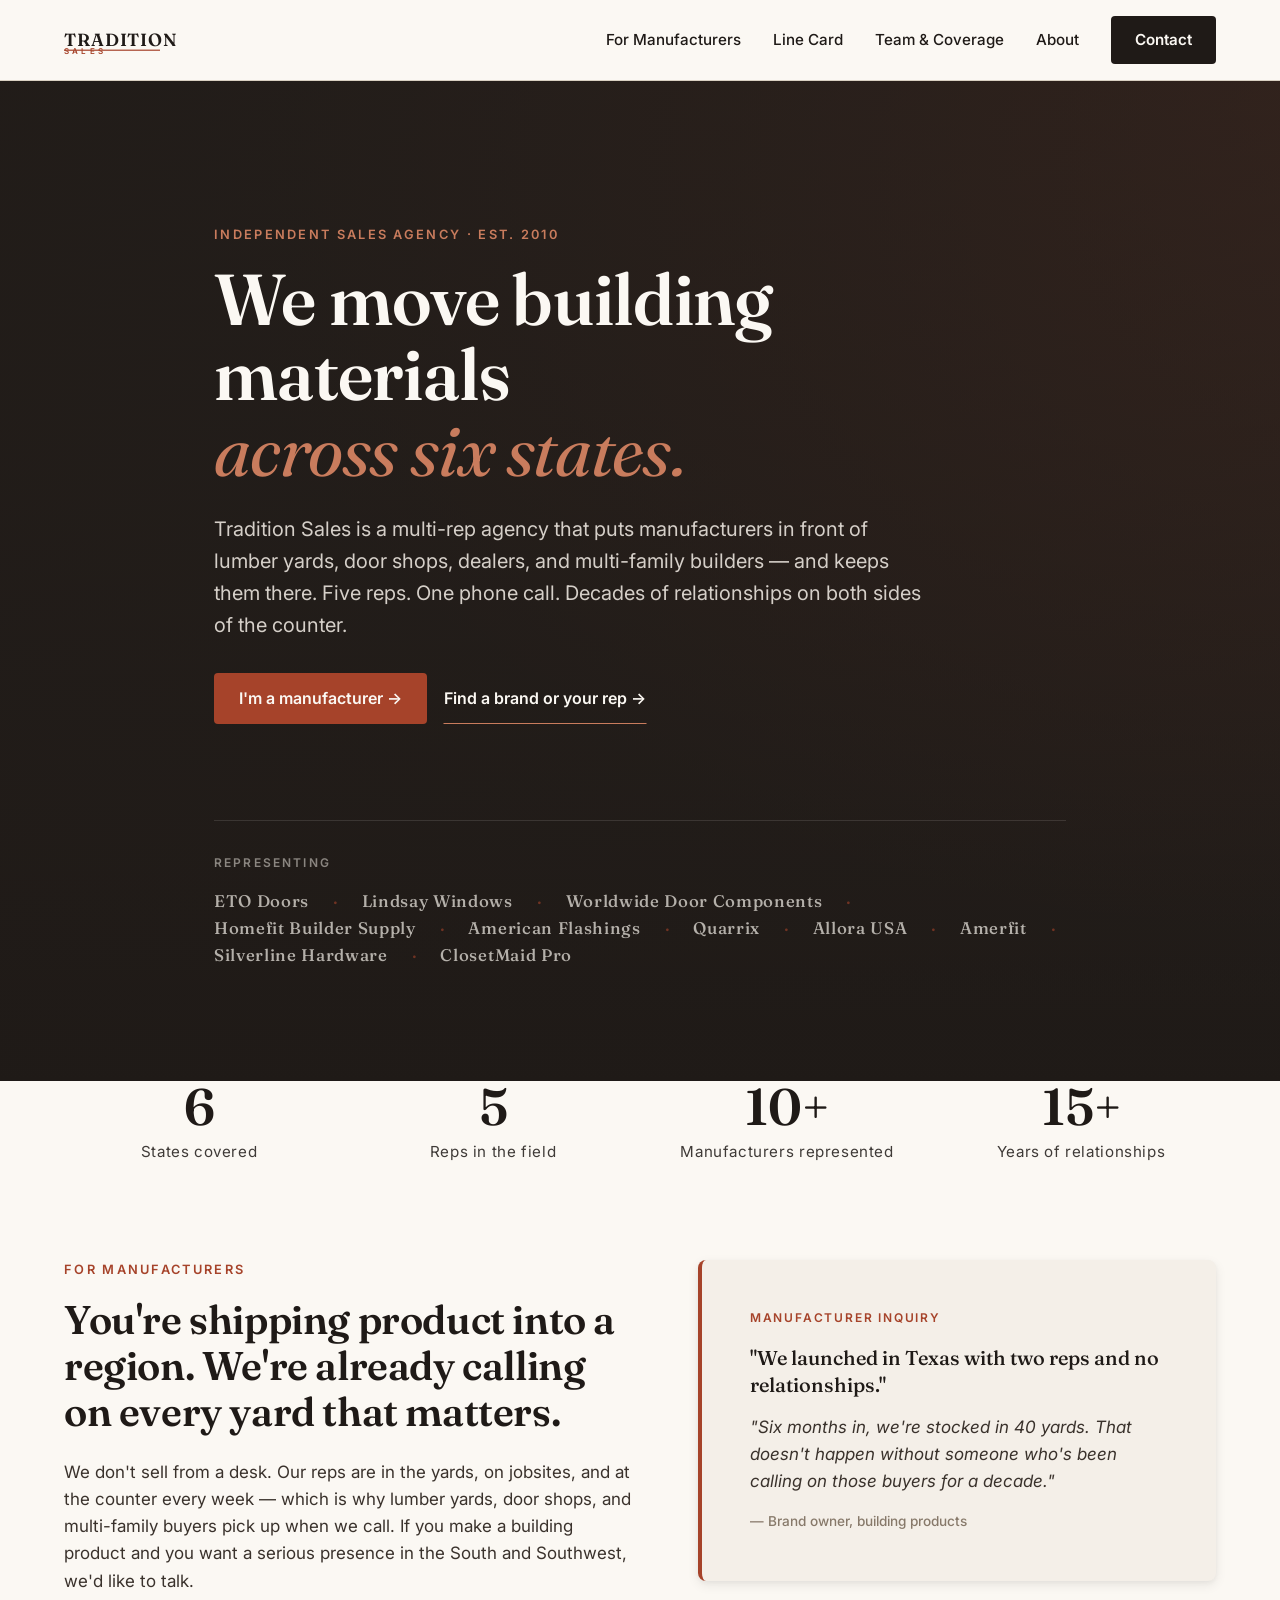
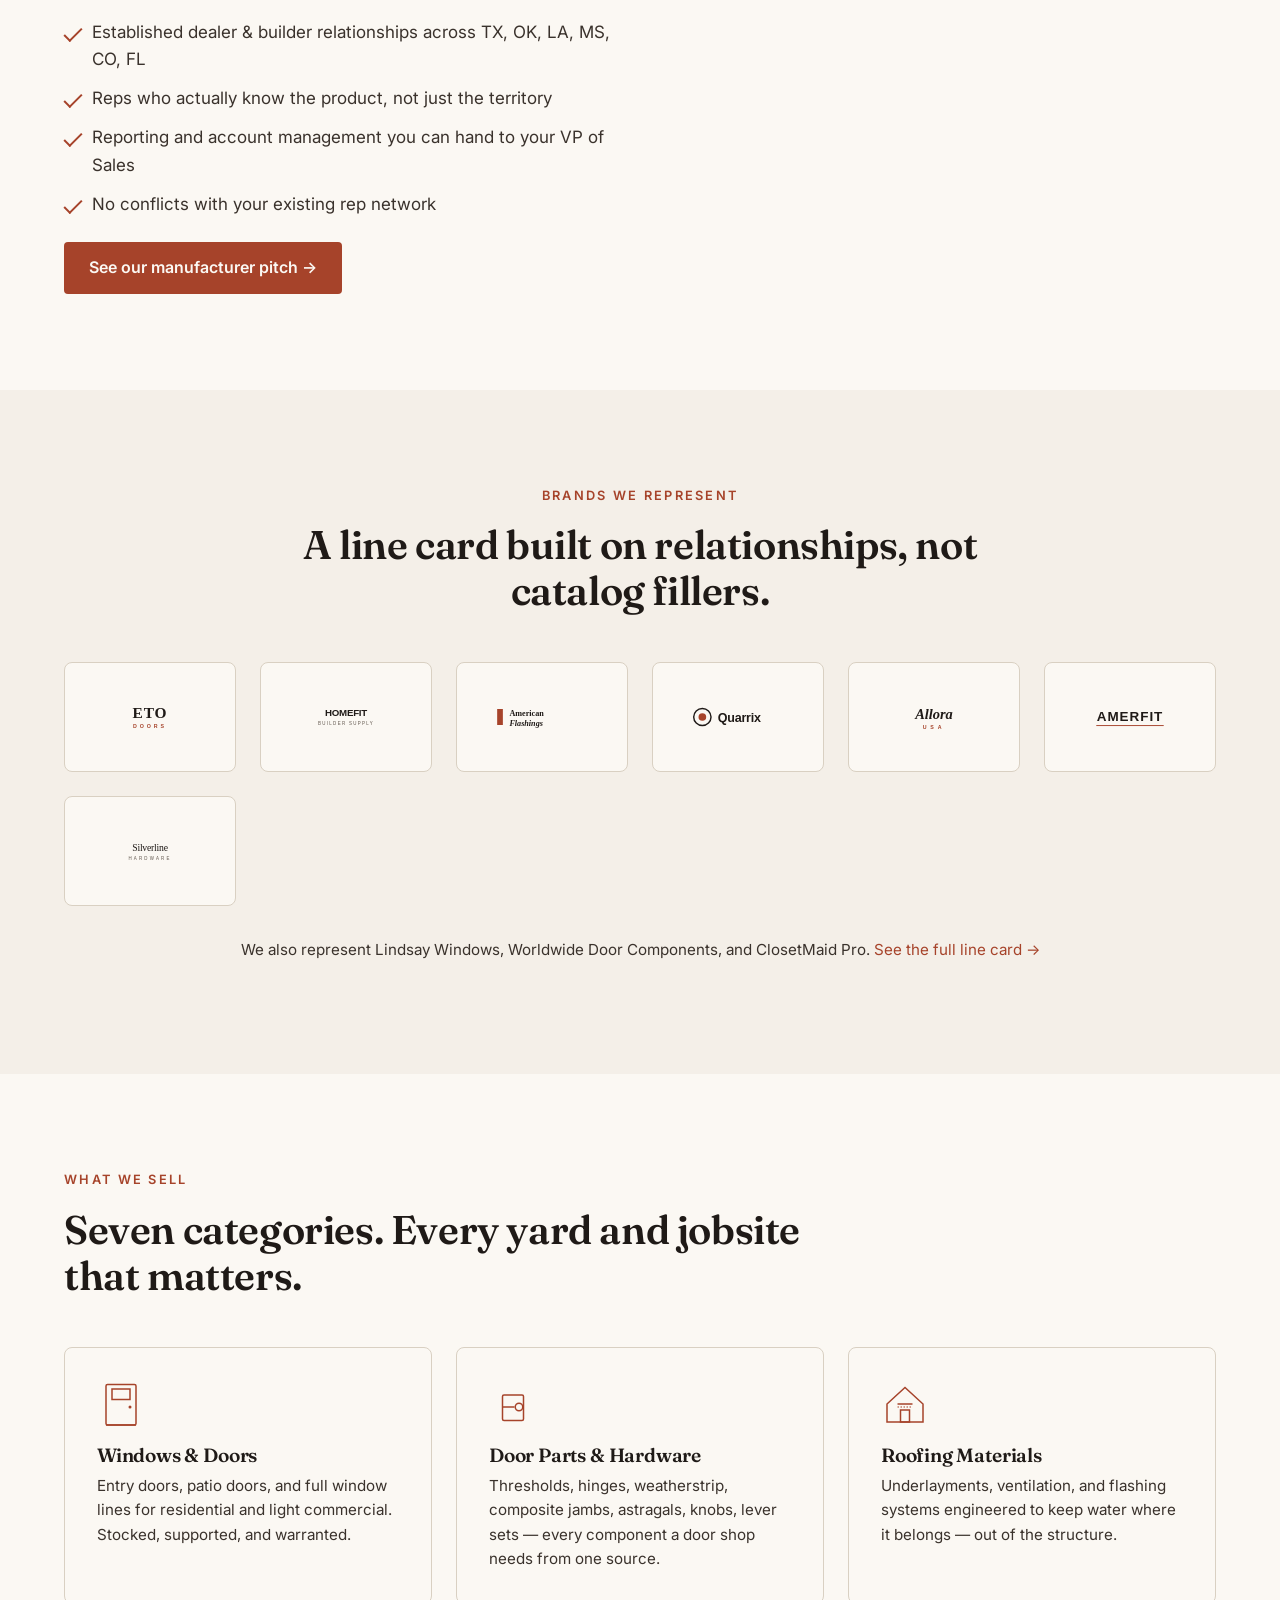
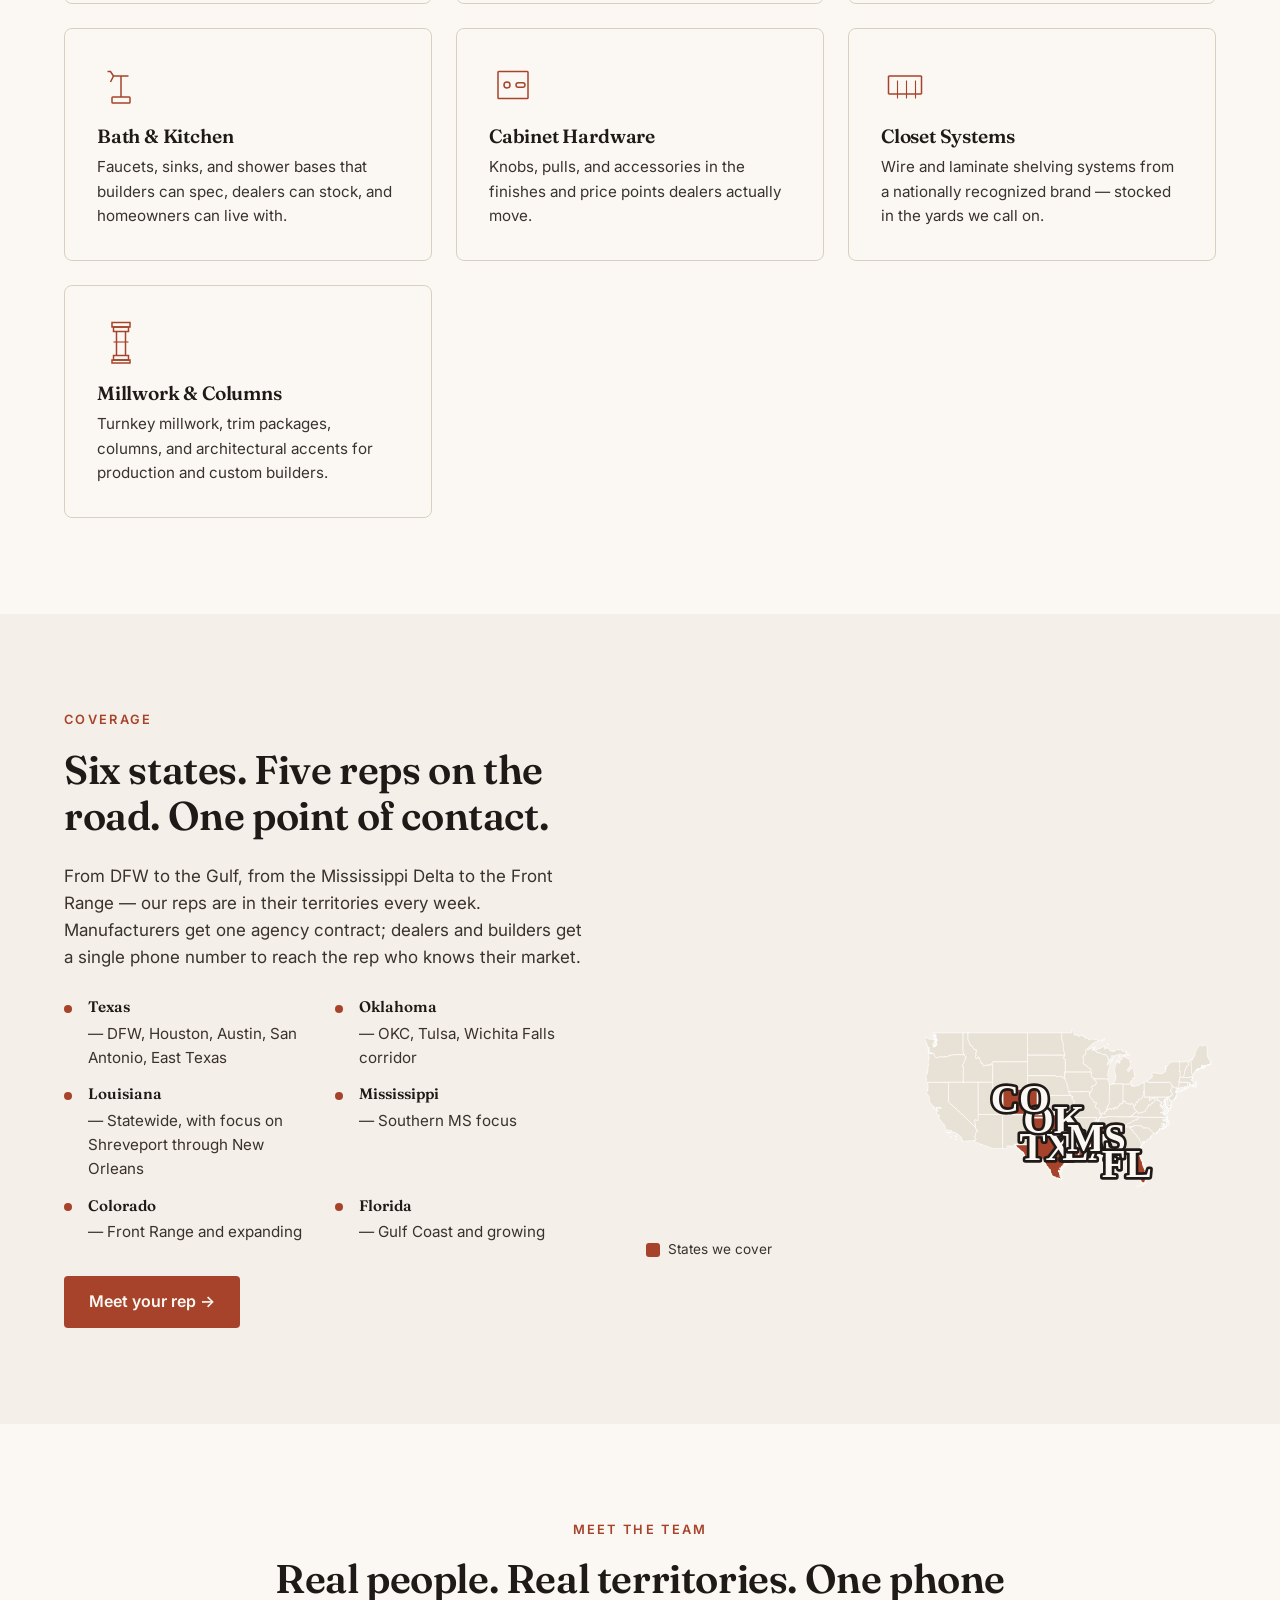
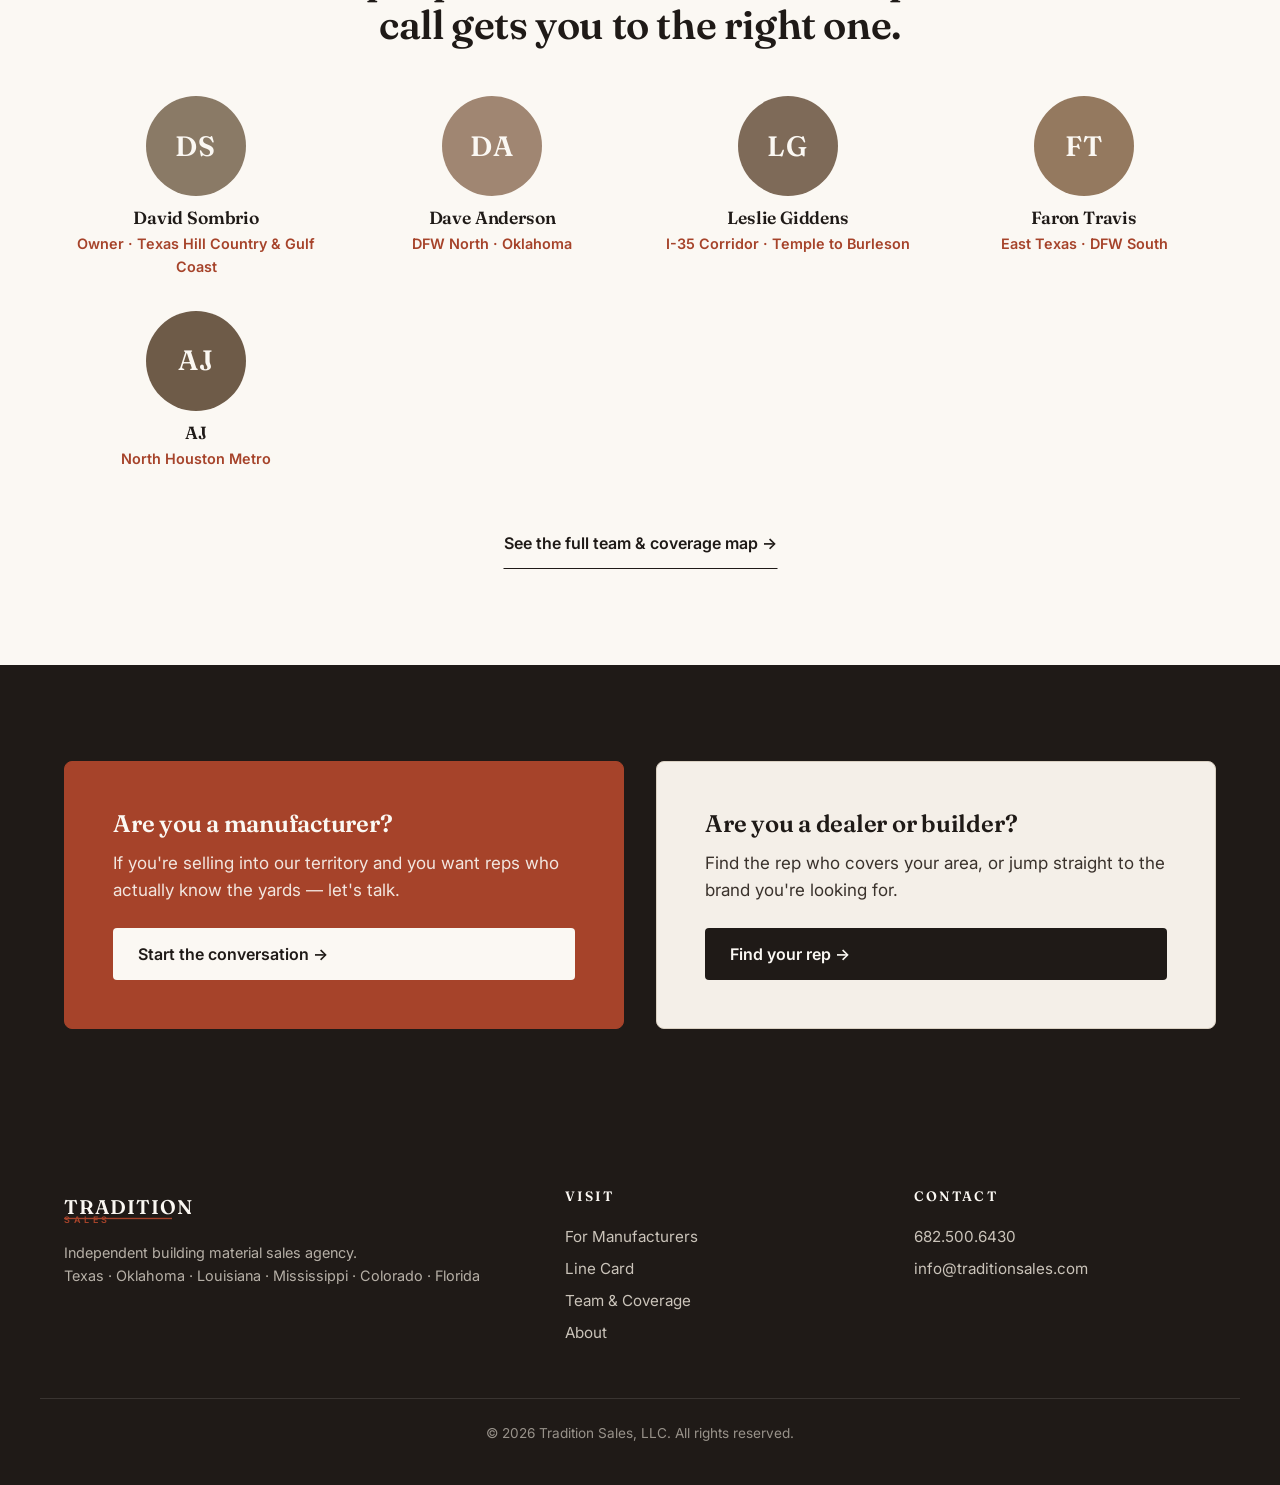
<file: index.html>
<!DOCTYPE html>
<!--
  Tradition Sales — Website Demo
  Built for GitHub Pages preview + Squarespace port.
  Each major section is tagged with a Squarespace build note below the opening tag.
  Target Squarespace plan: Business or Commerce (Fluid Engine).
-->
<html lang="en">
<head>
  <meta charset="UTF-8" />
  <meta name="viewport" content="width=device-width, initial-scale=1.0" />

  <!-- SEO: Title + Meta -->
  <title>Tradition Sales — Independent Building Material Rep Agency | TX, OK, LA, MS, CO, FL</title>
  <meta name="description" content="Tradition Sales is an independent sales agency representing building material manufacturers across Texas, Oklahoma, Louisiana, Mississippi, Colorado, and Florida. Windows, doors, hardware, roofing, bath, cabinet hardware, and closet systems." />
  <meta name="keywords" content="independent sales rep, building materials, Texas, Oklahoma, Louisiana, Mississippi, Colorado, Florida, windows, doors, door hardware, roofing, bath, kitchen, cabinet hardware, closet systems" />
  <link rel="canonical" href="https://www.traditionsales.com/" />

  <!-- Open Graph -->
  <meta property="og:title" content="Tradition Sales — Independent Building Material Rep Agency" />
  <meta property="og:description" content="We move building materials. Five reps, six states, one phone call." />
  <meta property="og:type" content="website" />
  <meta property="og:url" content="https://www.traditionsales.com/" />

  <!-- Twitter -->
  <meta name="twitter:card" content="summary_large_image" />
  <meta name="twitter:title" content="Tradition Sales — Independent Building Material Rep Agency" />
  <meta name="twitter:description" content="We move building materials. Five reps, six states, one phone call." />

  <!-- Performance: preload critical font -->
  <link rel="preconnect" href="https://fonts.googleapis.com" />
  <link rel="preconnect" href="https://fonts.gstatic.com" crossorigin />
  <link href="https://fonts.googleapis.com/css2?family=Fraunces:opsz,wght@9..144,400;9..144,500;9..144,600;9..144,700&family=Inter:wght@400;500;600;700&display=swap" rel="stylesheet" />

  <!-- Local CSS -->
  <link rel="stylesheet" href="assets/css/style.css?v=12" />

  <!-- Structured Data: LocalBusiness -->
  <script type="application/ld+json">
  {
    "@context": "https://schema.org",
    "@type": "LocalBusiness",
    "name": "Tradition Sales",
    "description": "Independent sales agency representing building material manufacturers across Texas, Oklahoma, Louisiana, Mississippi, Colorado, and Florida.",
    "url": "https://www.traditionsales.com/",
    "telephone": "+1-682-500-6430",
    "email": "info@traditionsales.com",
    "areaServed": ["TX","OK","LA","MS","CO","FL"],
    "address": {
      "@type": "PostalAddress",
      "addressRegion": "TX",
      "addressCountry": "US"
    }
  }
  </script>
</head>

<body>

<!-- ============================================================
  SECTION: TOP NAV
  Squarespace: Header (sticky on scroll)
  Build note: Add Site Title (Tradition Sales) as text logo in left slot.
              Add navigation links: Manufacturers, Line Card, Team, Coverage, Contact.
              Enable "Fixed Header" toggle.
============================================================ -->
<header class="site-header" id="site-header">
  <div class="container header-inner">
    <a href="index.html" class="brand-mark" aria-label="Tradition Sales — Home">
      <svg class="brand-logo" viewBox="0 0 200 40" aria-hidden="true">
        <text x="0" y="28" class="brand-logo-tradition">TRADITION</text>
        <text x="0" y="38" class="brand-logo-sub">SALES</text>
        <rect x="0" y="32" width="120" height="1.5" class="brand-logo-rule" />
      </svg>
    </a>

    <nav class="primary-nav" aria-label="Primary">
      <a href="manufacturers.html">For Manufacturers</a>
      <a href="line-card.html">Line Card</a>
      <a href="team.html">Team &amp; Coverage</a>
      <a href="about.html">About</a>
      <a href="contact.html" class="nav-cta">Contact</a>
    </nav>

    <button class="mobile-toggle" id="mobile-toggle" aria-expanded="false" aria-controls="mobile-nav" aria-label="Open menu">
      <span></span><span></span><span></span>
    </button>
  </div>

  <div class="mobile-nav" id="mobile-nav" hidden>
    <a href="manufacturers.html">For Manufacturers</a>
    <a href="line-card.html">Line Card</a>
    <a href="team.html">Team &amp; Coverage</a>
    <a href="about.html">About</a>
    <a href="contact.html" class="mobile-cta">Contact</a>
  </div>
</header>


<main>

<!-- ============================================================
  SECTION: HERO
  Squarespace: Full-bleed banner section with text overlay (left-aligned)
  Build note: Replace background with high-res photo of lumber yard / door shop
              or a brand logo wall. Set focal point upper-right.
              Headline + subhead + 2 buttons (primary = manufacturers CTA,
              secondary = customers CTA — make secondary text-only link).
============================================================ -->
<section class="hero">
  <div class="hero-bg" aria-hidden="true"></div>
  <div class="container hero-inner">
    <p class="eyebrow">Independent sales agency · Est. 2010</p>
    <h1 class="hero-title">
      We move building materials<br/>
      <span class="hero-title-accent">across six states.</span>
    </h1>
    <p class="hero-sub">
      Tradition Sales is a multi-rep agency that puts manufacturers in front of lumber yards,
      door shops, dealers, and multi-family builders — and keeps them there. Five reps.
      One phone call. Decades of relationships on both sides of the counter.
    </p>
    <div class="hero-ctas">
      <a href="manufacturers.html" class="btn btn-primary">I'm a manufacturer →</a>
      <a href="line-card.html" class="btn btn-text">Find a brand or your rep →</a>
    </div>

    <!-- Brand ribbon: gives the hero a second visual anchor without a photo. -->
    <div class="hero-brand-ribbon">
      <div class="hero-brand-ribbon-label">Representing</div>
      <div class="hero-brand-ribbon-list">
        <span>ETO Doors</span>
        <span>Lindsay Windows</span>
        <span>Worldwide Door Components</span>
        <span>Homefit Builder Supply</span>
        <span>American Flashings</span>
        <span>Quarrix</span>
        <span>Allora USA</span>
        <span>Amerfit</span>
        <span>Silverline Hardware</span>
        <span>ClosetMaid Pro</span>
      </div>
    </div>
  </div>
</section>


<!-- ============================================================
  SECTION: STATS BAR (proof / credibility)
  Squarespace: 4-column stats strip on solid background
============================================================ -->
<section class="stats-bar">
  <div class="container stats-grid">
    <div class="stat">
      <div class="stat-number">6</div>
      <div class="stat-label">States covered</div>
    </div>
    <div class="stat">
      <div class="stat-number">5</div>
      <div class="stat-label">Reps in the field</div>
    </div>
    <div class="stat">
      <div class="stat-number">10+</div>
      <div class="stat-label">Manufacturers represented</div>
    </div>
    <div class="stat">
      <div class="stat-number">15+</div>
      <div class="stat-label">Years of relationships</div>
    </div>
  </div>
</section>


<!-- ============================================================
  SECTION: FOR MANUFACTURERS (primary audience pitch block)
  Squarespace: Two-column section (text left, image right)
============================================================ -->
<section class="audience-split">
  <div class="container audience-grid">

    <div class="audience-text">
      <p class="section-eyebrow">For manufacturers</p>
      <h2 class="section-title">
        You're shipping product into a region. We're already calling on every yard that matters.
      </h2>
      <p class="section-body">
        We don't sell from a desk. Our reps are in the yards, on jobsites, and at the counter every week —
        which is why lumber yards, door shops, and multi-family buyers pick up when we call.
        If you make a building product and you want a serious presence in the South and Southwest,
        we'd like to talk.
      </p>
      <ul class="check-list">
        <li>Established dealer & builder relationships across TX, OK, LA, MS, CO, FL</li>
        <li>Reps who actually know the product, not just the territory</li>
        <li>Reporting and account management you can hand to your VP of Sales</li>
        <li>No conflicts with your existing rep network</li>
      </ul>
      <a href="manufacturers.html" class="btn btn-primary">See our manufacturer pitch →</a>
    </div>

    <div class="audience-visual" aria-hidden="true">
      <div class="audience-card">
        <div class="audience-card-tag">Manufacturer inquiry</div>
        <div class="audience-card-body">
          <strong>"We launched in Texas with two reps and no relationships."</strong>
          <p>"Six months in, we're stocked in 40 yards. That doesn't happen without someone who's been calling on those buyers for a decade."</p>
          <div class="audience-card-meta">— Brand owner, building products</div>
        </div>
      </div>
    </div>

  </div>
</section>


<!-- ============================================================
  SECTION: BRAND WALL
  Squarespace: Logo strip — use Squarespace Logo Block on a light bg.
  Build note: SVG logos below are wordmark placeholders.
              Replace each .svg with the actual brand's official logo (transparent PNG/SVG).
              Keep grayscale on default, full color on hover (handled in CSS).
============================================================ -->
<section class="brand-wall">
  <div class="container">
    <p class="section-eyebrow center">Brands we represent</p>
    <h2 class="section-title center">A line card built on relationships, not catalog fillers.</h2>

    <div class="logo-grid">
      <a href="line-card.html" class="logo-item" aria-label="ETO Doors">
        <img src="assets/img/brands/eto-doors.svg" alt="ETO Doors" />
      </a>
      <a href="line-card.html" class="logo-item" aria-label="Homefit Builder Supply">
        <img src="assets/img/brands/homefit.svg" alt="Homefit Builder Supply" />
      </a>
      <a href="line-card.html" class="logo-item" aria-label="American Flashings">
        <img src="assets/img/brands/american-flashings.svg" alt="American Flashings" />
      </a>
      <a href="line-card.html" class="logo-item" aria-label="Quarrix">
        <img src="assets/img/brands/quarrix.svg" alt="Quarrix" />
      </a>
      <a href="line-card.html" class="logo-item" aria-label="Allora USA">
        <img src="assets/img/brands/allora.svg" alt="Allora USA" />
      </a>
      <a href="line-card.html" class="logo-item" aria-label="Amerfit">
        <img src="assets/img/brands/amerfit.svg" alt="Amerfit" />
      </a>
      <a href="line-card.html" class="logo-item" aria-label="Silverline Hardware">
        <img src="assets/img/brands/silverline.svg" alt="Silverline Hardware" />
      </a>
    </div>

    <p class="brand-wall-note">
      We also represent Lindsay Windows, Worldwide Door Components, and ClosetMaid Pro.
      <a href="line-card.html">See the full line card →</a>
    </p>
  </div>
</section>


<!-- ============================================================
  SECTION: CATEGORIES (what we sell)
  Squarespace: 7-card grid (3 across desktop, 2 tablet, 1 mobile)
  Build note: Each card = Squarespace "Card" block with icon + title + blurb.
              Icons below are inline SVG.
============================================================ -->
<section class="categories">
  <div class="container">
    <p class="section-eyebrow">What we sell</p>
    <h2 class="section-title">Seven categories. Every yard and jobsite that matters.</h2>

    <div class="cat-grid">

      <article class="cat-card">
        <div class="cat-icon" aria-hidden="true">
          <!-- A door with a window panel — actually reads as "door" -->
          <svg viewBox="0 0 64 64">
            <rect x="12" y="6" width="40" height="54" rx="2" fill="none" stroke="currentColor" stroke-width="2"/>
            <rect x="20" y="12" width="24" height="14" fill="none" stroke="currentColor" stroke-width="2"/>
            <circle cx="44" cy="36" r="2" fill="currentColor"/>
            <line x1="12" y1="60" x2="52" y2="60" stroke="currentColor" stroke-width="2"/>
          </svg>
        </div>
        <h3 class="cat-title">Windows &amp; Doors</h3>
        <p class="cat-blurb">Entry doors, patio doors, and full window lines for residential and light commercial. Stocked, supported, and warranted.</p>
      </article>

      <article class="cat-card">
        <div class="cat-icon" aria-hidden="true">
          <!-- A door knob / lever handle silhouette -->
          <svg viewBox="0 0 64 64">
            <rect x="18" y="20" width="28" height="34" rx="2" fill="none" stroke="currentColor" stroke-width="2"/>
            <circle cx="40" cy="36" r="5" fill="none" stroke="currentColor" stroke-width="2"/>
            <line x1="18" y1="36" x2="34" y2="36" stroke="currentColor" stroke-width="2"/>
          </svg>
        </div>
        <h3 class="cat-title">Door Parts &amp; Hardware</h3>
        <p class="cat-blurb">Thresholds, hinges, weatherstrip, composite jambs, astragals, knobs, lever sets — every component a door shop needs from one source.</p>
      </article>

      <article class="cat-card">
        <div class="cat-icon" aria-hidden="true">
          <!-- A house with a roof + ridge vent line -->
          <svg viewBox="0 0 64 64">
            <path d="M8 32 L32 10 L56 32 L56 56 L8 56 Z" fill="none" stroke="currentColor" stroke-width="2"/>
            <line x1="22" y1="32" x2="42" y2="32" stroke="currentColor" stroke-width="2"/>
            <line x1="22" y1="36" x2="42" y2="36" stroke="currentColor" stroke-width="1.5" stroke-dasharray="2 2"/>
            <rect x="26" y="40" width="12" height="16" fill="none" stroke="currentColor" stroke-width="2"/>
          </svg>
        </div>
        <h3 class="cat-title">Roofing Materials</h3>
        <p class="cat-blurb">Underlayments, ventilation, and flashing systems engineered to keep water where it belongs — out of the structure.</p>
      </article>

      <article class="cat-card">
        <div class="cat-icon" aria-hidden="true">
          <!-- A faucet silhouette -->
          <svg viewBox="0 0 64 64">
            <rect x="20" y="48" width="24" height="8" rx="1" fill="none" stroke="currentColor" stroke-width="2"/>
            <line x1="32" y1="48" x2="32" y2="20" stroke="currentColor" stroke-width="2"/>
            <path d="M22 20 L42 20" stroke="currentColor" stroke-width="2" fill="none"/>
            <path d="M22 20 L18 28" stroke="currentColor" stroke-width="2" fill="none"/>
            <path d="M22 20 L18 14 L14 14" stroke="currentColor" stroke-width="2" fill="none"/>
          </svg>
        </div>
        <h3 class="cat-title">Bath &amp; Kitchen</h3>
        <p class="cat-blurb">Faucets, sinks, and shower bases that builders can spec, dealers can stock, and homeowners can live with.</p>
      </article>

      <article class="cat-card">
        <div class="cat-icon" aria-hidden="true">
          <!-- A cabinet knob + pull -->
          <svg viewBox="0 0 64 64">
            <rect x="12" y="14" width="40" height="36" rx="1" fill="none" stroke="currentColor" stroke-width="2"/>
            <circle cx="24" cy="32" r="4" fill="none" stroke="currentColor" stroke-width="2"/>
            <rect x="36" y="29" width="12" height="6" rx="3" fill="none" stroke="currentColor" stroke-width="2"/>
          </svg>
        </div>
        <h3 class="cat-title">Cabinet Hardware</h3>
        <p class="cat-blurb">Knobs, pulls, and accessories in the finishes and price points dealers actually move.</p>
      </article>

      <article class="cat-card">
        <div class="cat-icon" aria-hidden="true">
          <!-- Closet rod + shelf -->
          <svg viewBox="0 0 64 64">
            <line x1="10" y1="20" x2="54" y2="20" stroke="currentColor" stroke-width="2"/>
            <line x1="10" y1="44" x2="54" y2="44" stroke="currentColor" stroke-width="2"/>
            <line x1="10" y1="20" x2="10" y2="44" stroke="currentColor" stroke-width="2"/>
            <line x1="54" y1="20" x2="54" y2="44" stroke="currentColor" stroke-width="2"/>
            <line x1="22" y1="26" x2="22" y2="50" stroke="currentColor" stroke-width="1.5"/>
            <line x1="34" y1="26" x2="34" y2="50" stroke="currentColor" stroke-width="1.5"/>
            <line x1="46" y1="26" x2="46" y2="50" stroke="currentColor" stroke-width="1.5"/>
          </svg>
        </div>
        <h3 class="cat-title">Closet Systems</h3>
        <p class="cat-blurb">Wire and laminate shelving systems from a nationally recognized brand — stocked in the yards we call on.</p>
      </article>

      <article class="cat-card">
        <div class="cat-icon" aria-hidden="true">
          <!-- A column silhouette -->
          <svg viewBox="0 0 64 64">
            <rect x="20" y="6" width="24" height="6" fill="none" stroke="currentColor" stroke-width="2"/>
            <rect x="22" y="12" width="20" height="6" fill="none" stroke="currentColor" stroke-width="2"/>
            <line x1="26" y1="18" x2="26" y2="50" stroke="currentColor" stroke-width="2"/>
            <line x1="38" y1="18" x2="38" y2="50" stroke="currentColor" stroke-width="2"/>
            <line x1="22" y1="32" x2="42" y2="32" stroke="currentColor" stroke-width="1.5"/>
            <rect x="22" y="50" width="20" height="6" fill="none" stroke="currentColor" stroke-width="2"/>
            <rect x="20" y="56" width="24" height="4" fill="none" stroke="currentColor" stroke-width="2"/>
          </svg>
        </div>
        <h3 class="cat-title">Millwork &amp; Columns</h3>
        <p class="cat-blurb">Turnkey millwork, trim packages, columns, and architectural accents for production and custom builders.</p>
      </article>

    </div>
  </div>
</section>


<!-- ============================================================
  SECTION: COVERAGE MAP
  Squarespace: Two-column section (text left, custom map right)
  Build note: Use Squarespace Code Block to embed the SVG map below,
              OR replace with a screenshot of a properly-highlighted U.S. map.
============================================================ -->
<section class="coverage">
  <div class="container coverage-grid">

    <div class="coverage-text">
      <p class="section-eyebrow">Coverage</p>
      <h2 class="section-title">
        Six states. Five reps on the road. One point of contact.
      </h2>
      <p class="section-body">
        From DFW to the Gulf, from the Mississippi Delta to the Front Range — our reps are
        in their territories every week. Manufacturers get one agency contract;
        dealers and builders get a single phone number to reach the rep who knows their market.
      </p>

      <ul class="territory-list">
        <li><strong>Texas</strong> — DFW, Houston, Austin, San Antonio, East Texas</li>
        <li><strong>Oklahoma</strong> — OKC, Tulsa, Wichita Falls corridor</li>
        <li><strong>Louisiana</strong> — Statewide, with focus on Shreveport through New Orleans</li>
        <li><strong>Mississippi</strong> — Southern MS focus</li>
        <li><strong>Colorado</strong> — Front Range and expanding</li>
        <li><strong>Florida</strong> — Gulf Coast and growing</li>
      </ul>

      <a href="team.html" class="btn btn-primary">Meet your rep →</a>
    </div>

    <div class="coverage-map" aria-label="Map showing Texas, Oklahoma, Louisiana, Mississippi, Colorado, and Florida covered">
      <!-- Real US states map, MIT-licensed via Simplemaps.
           Source: https://simplemaps.com/resources/svg-us (attribution: Simplemaps.com)
           Covered states: TX, OK, LA, MS, CO, FL — visually highlighted via JS after load. -->
      <div class="us-map-wrap">
        <object id="us-map-object" type="image/svg+xml" data="assets/img/map/us-states.svg?v=14" aria-label="United States map with covered states highlighted" class="us-map-object"></object>
      </div>
      <div class="map-legend">
        <span class="map-legend-swatch"></span>
        <span>States we cover</span>
      </div>
    </div>

  </div>
</section>


<!-- ============================================================
  SECTION: TEAM TEASER
  Squarespace: Image grid — replace placeholders with rep photos
============================================================ -->
<section class="team-teaser">
  <div class="container">
    <p class="section-eyebrow center">Meet the team</p>
    <h2 class="section-title center">Real people. Real territories. One phone call gets you to the right one.</h2>

    <div class="rep-grid">

      <article class="rep-card">
        <div class="rep-photo" style="background-color:#8a7a66;">
          <span class="rep-initials">DS</span>
        </div>
        <h3 class="rep-name">David Sombrio</h3>
        <p class="rep-role">Owner · Texas Hill Country &amp; Gulf Coast</p>
      </article>

      <article class="rep-card">
        <div class="rep-photo" style="background-color:#a08672;">
          <span class="rep-initials">DA</span>
        </div>
        <h3 class="rep-name">Dave Anderson</h3>
        <p class="rep-role">DFW North · Oklahoma</p>
      </article>

      <article class="rep-card">
        <div class="rep-photo" style="background-color:#7e6a58;">
          <span class="rep-initials">LG</span>
        </div>
        <h3 class="rep-name">Leslie Giddens</h3>
        <p class="rep-role">I-35 Corridor · Temple to Burleson</p>
      </article>

      <article class="rep-card">
        <div class="rep-photo" style="background-color:#94795f;">
          <span class="rep-initials">FT</span>
        </div>
        <h3 class="rep-name">Faron Travis</h3>
        <p class="rep-role">East Texas · DFW South</p>
      </article>

      <article class="rep-card">
        <div class="rep-photo" style="background-color:#6e5b48;">
          <span class="rep-initials">AJ</span>
        </div>
        <h3 class="rep-name">AJ</h3>
        <p class="rep-role">North Houston Metro</p>
      </article>

    </div>

    <div class="center" style="margin-top: 3rem;">
      <a href="team.html" class="btn btn-text">See the full team &amp; coverage map →</a>
    </div>
  </div>
</section>


<!-- ============================================================
  SECTION: DUAL CTA (final conversion)
  Squarespace: Two-column CTA on contrasting background
============================================================ -->
<section class="dual-cta">
  <div class="container dual-cta-grid">

    <div class="cta-card ccta-primary">
      <h3>Are you a manufacturer?</h3>
      <p>If you're selling into our territory and you want reps who actually know the yards — let's talk.</p>
      <a href="manufacturers.html" class="btn btn-light">Start the conversation →</a>
    </div>

    <div class="cta-card ccta-secondary">
      <h3>Are you a dealer or builder?</h3>
      <p>Find the rep who covers your area, or jump straight to the brand you're looking for.</p>
      <a href="contact.html" class="btn btn-primary">Find your rep →</a>
    </div>

  </div>
</section>

</main>


<!-- ============================================================
  SECTION: FOOTER
  Squarespace: Standard footer with link groups + contact info
============================================================ -->
<footer class="site-footer">
  <div class="container footer-grid">

    <div class="footer-brand">
      <svg class="brand-logo brand-logo-light" viewBox="0 0 200 40" aria-hidden="true">
        <text x="0" y="28" class="brand-logo-tradition">TRADITION</text>
        <text x="0" y="38" class="brand-logo-sub">SALES</text>
        <rect x="0" y="32" width="120" height="1.5" class="brand-logo-rule" />
      </svg>
      <p>Independent building material sales agency.<br/>Texas · Oklahoma · Louisiana · Mississippi · Colorado · Florida</p>
    </div>

    <div class="footer-col">
      <h4>Visit</h4>
      <a href="manufacturers.html">For Manufacturers</a>
      <a href="line-card.html">Line Card</a>
      <a href="team.html">Team &amp; Coverage</a>
      <a href="about.html">About</a>
    </div>

    <div class="footer-col">
      <h4>Contact</h4>
      <a href="tel:16825006430">682.500.6430</a>
      <a href="mailto:info@traditionsales.com">info@traditionsales.com</a>
    </div>

  </div>

  <div class="container footer-bottom">
    <p>&copy; 2026 Tradition Sales, LLC. All rights reserved.</p>
  </div>
</footer>

<script src="assets/js/main.js?v=12"></script>
</body>
</html>
</file>
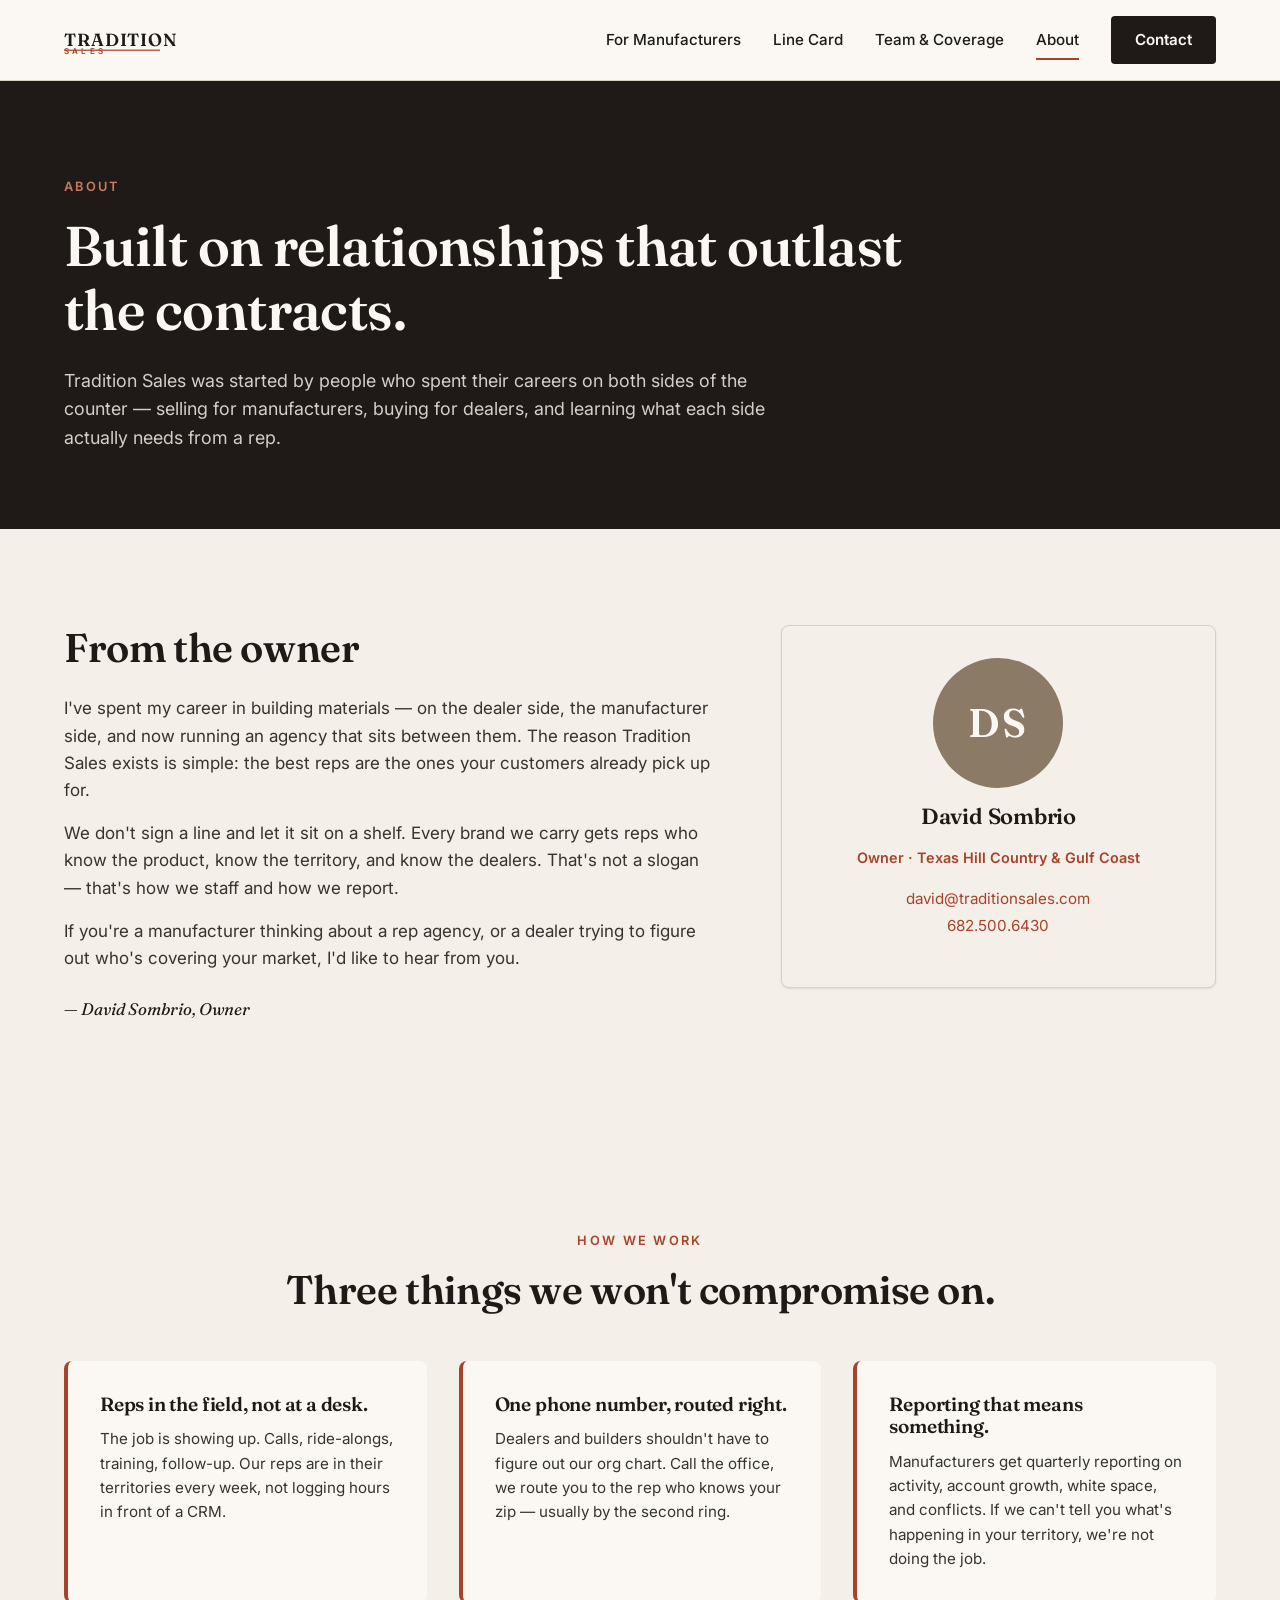
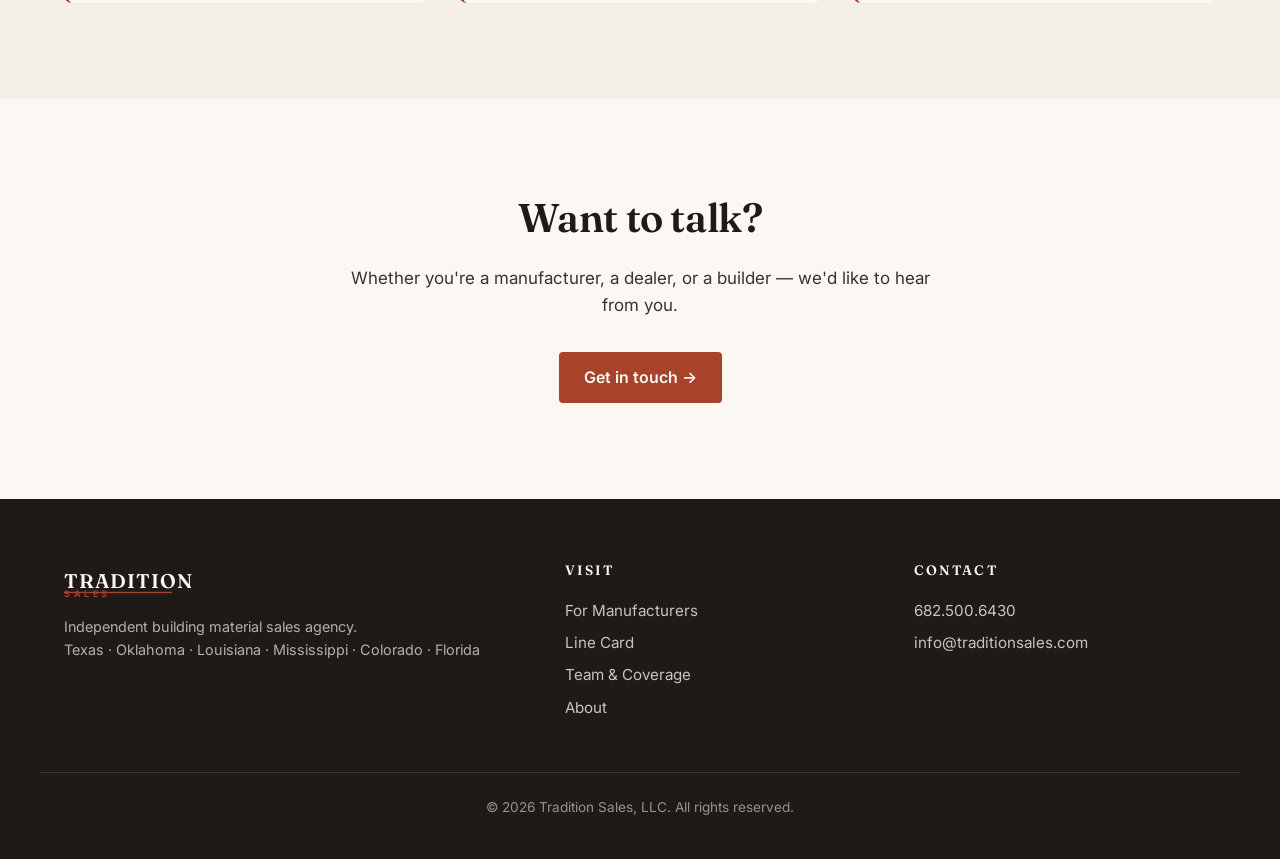
<file: about.html>
<!DOCTYPE html>
<!--
  Tradition Sales — About page
  Owner story. To be expanded with David's full bio + company history.
-->
<html lang="en">
<head>
  <meta charset="UTF-8" />
  <meta name="viewport" content="width=device-width, initial-scale=1.0" />
  <title>About — Tradition Sales | Our Story</title>
  <meta name="description" content="Tradition Sales is an independent sales agency founded by David Sombrio. Built on relationships with dealers, builders, and the manufacturers who trust us to represent them." />
  <link rel="canonical" href="https://www.traditionsales.com/about.html" />
  <link rel="preconnect" href="https://fonts.googleapis.com" />
  <link rel="preconnect" href="https://fonts.gstatic.com" crossorigin />
  <link href="https://fonts.googleapis.com/css2?family=Fraunces:opsz,wght@9..144,400;9..144,500;9..144,600;9..144,700&family=Inter:wght@400;500;600;700&display=swap" rel="stylesheet" />
  <link rel="stylesheet" href="assets/css/style.css?v=12" />
</head>
<body>

<header class="site-header" id="site-header">
  <div class="container header-inner">
    <a href="index.html" class="brand-mark" aria-label="Tradition Sales — Home">
      <svg class="brand-logo" viewBox="0 0 200 40" aria-hidden="true">
        <text x="0" y="28" class="brand-logo-tradition">TRADITION</text>
        <text x="0" y="38" class="brand-logo-sub">SALES</text>
        <rect x="0" y="32" width="120" height="1.5" class="brand-logo-rule" />
      </svg>
    </a>
    <nav class="primary-nav" aria-label="Primary">
      <a href="manufacturers.html">For Manufacturers</a>
      <a href="line-card.html">Line Card</a>
      <a href="team.html">Team &amp; Coverage</a>
      <a href="about.html" aria-current="page">About</a>
      <a href="contact.html" class="nav-cta">Contact</a>
    </nav>
    <button class="mobile-toggle" id="mobile-toggle" aria-expanded="false" aria-controls="mobile-nav" aria-label="Open menu">
      <span></span><span></span><span></span>
    </button>
  </div>
  <div class="mobile-nav" id="mobile-nav" hidden>
    <a href="manufacturers.html">For Manufacturers</a>
    <a href="line-card.html">Line Card</a>
    <a href="team.html">Team &amp; Coverage</a>
    <a href="about.html">About</a>
    <a href="contact.html" class="mobile-cta">Contact</a>
  </div>
</header>

<main>

<section class="page-hero">
  <div class="container">
    <p class="eyebrow">About</p>
    <h1 class="page-title">Built on relationships that outlast the contracts.</h1>
    <p class="page-sub">
      Tradition Sales was started by people who spent their careers on both sides of the counter —
      selling for manufacturers, buying for dealers, and learning what each side actually needs from a rep.
    </p>
  </div>
</section>


<!-- OWNER STORY -->
<section class="content-section">
  <div class="container">
    <div class="two-col two-col-wide-left">

      <div>
        <h2 class="section-title">From the owner</h2>
        <p class="section-body">
          I've spent my career in building materials — on the dealer side, the manufacturer side,
          and now running an agency that sits between them. The reason Tradition Sales exists is simple:
          the best reps are the ones your customers already pick up for.
        </p>
        <p class="section-body">
          We don't sign a line and let it sit on a shelf. Every brand we carry gets reps who know the product,
          know the territory, and know the dealers. That's not a slogan — that's how we staff and how we report.
        </p>
        <p class="section-body">
          If you're a manufacturer thinking about a rep agency, or a dealer trying to figure out who's covering
          your market, I'd like to hear from you.
        </p>
        <p class="owner-sig">— David Sombrio, Owner</p>
      </div>

      <aside class="owner-card">
        <div class="owner-photo" aria-hidden="true">
          <span class="owner-initials">DS</span>
        </div>
        <h3>David Sombrio</h3>
        <p class="owner-meta">Owner · Texas Hill Country &amp; Gulf Coast</p>
        <p class="owner-contact">
          <a href="mailto:david@traditionsales.com">david@traditionsales.com</a><br/>
          <a href="tel:16825006430">682.500.6430</a>
        </p>
      </aside>

    </div>
  </div>
</section>


<!-- VALUES -->
<section class="values-section">
  <div class="container">
    <p class="section-eyebrow center">How we work</p>
    <h2 class="section-title center">Three things we won't compromise on.</h2>

    <div class="value-grid">

      <div class="value-card">
        <h3>Reps in the field, not at a desk.</h3>
        <p>The job is showing up. Calls, ride-alongs, training, follow-up. Our reps are in their territories every week, not logging hours in front of a CRM.</p>
      </div>

      <div class="value-card">
        <h3>One phone number, routed right.</h3>
        <p>Dealers and builders shouldn't have to figure out our org chart. Call the office, we route you to the rep who knows your zip — usually by the second ring.</p>
      </div>

      <div class="value-card">
        <h3>Reporting that means something.</h3>
        <p>Manufacturers get quarterly reporting on activity, account growth, white space, and conflicts. If we can't tell you what's happening in your territory, we're not doing the job.</p>
      </div>

    </div>
  </div>
</section>


<!-- FINAL CTA -->
<section class="final-cta">
  <div class="container center">
    <h2 class="section-title">Want to talk?</h2>
    <p class="section-body" style="max-width: 600px; margin: 0 auto 2rem;">
      Whether you're a manufacturer, a dealer, or a builder — we'd like to hear from you.
    </p>
    <a href="contact.html" class="btn btn-primary">Get in touch →</a>
  </div>
</section>

</main>

<footer class="site-footer">
  <div class="container footer-grid">
    <div class="footer-brand">
      <svg class="brand-logo brand-logo-light" viewBox="0 0 200 40" aria-hidden="true">
        <text x="0" y="28" class="brand-logo-tradition">TRADITION</text>
        <text x="0" y="38" class="brand-logo-sub">SALES</text>
        <rect x="0" y="32" width="120" height="1.5" class="brand-logo-rule" />
      </svg>
      <p>Independent building material sales agency.<br/>Texas · Oklahoma · Louisiana · Mississippi · Colorado · Florida</p>
    </div>
    <div class="footer-col">
      <h4>Visit</h4>
      <a href="manufacturers.html">For Manufacturers</a>
      <a href="line-card.html">Line Card</a>
      <a href="team.html">Team &amp; Coverage</a>
      <a href="about.html">About</a>
    </div>
    <div class="footer-col">
      <h4>Contact</h4>
      <a href="tel:16825006430">682.500.6430</a>
      <a href="mailto:info@traditionsales.com">info@traditionsales.com</a>
    </div>
  </div>
  <div class="container footer-bottom">
    <p>&copy; 2026 Tradition Sales, LLC. All rights reserved.</p>
  </div>
</footer>

<script src="assets/js/main.js?v=12"></script>
</body>
</html>
</file>
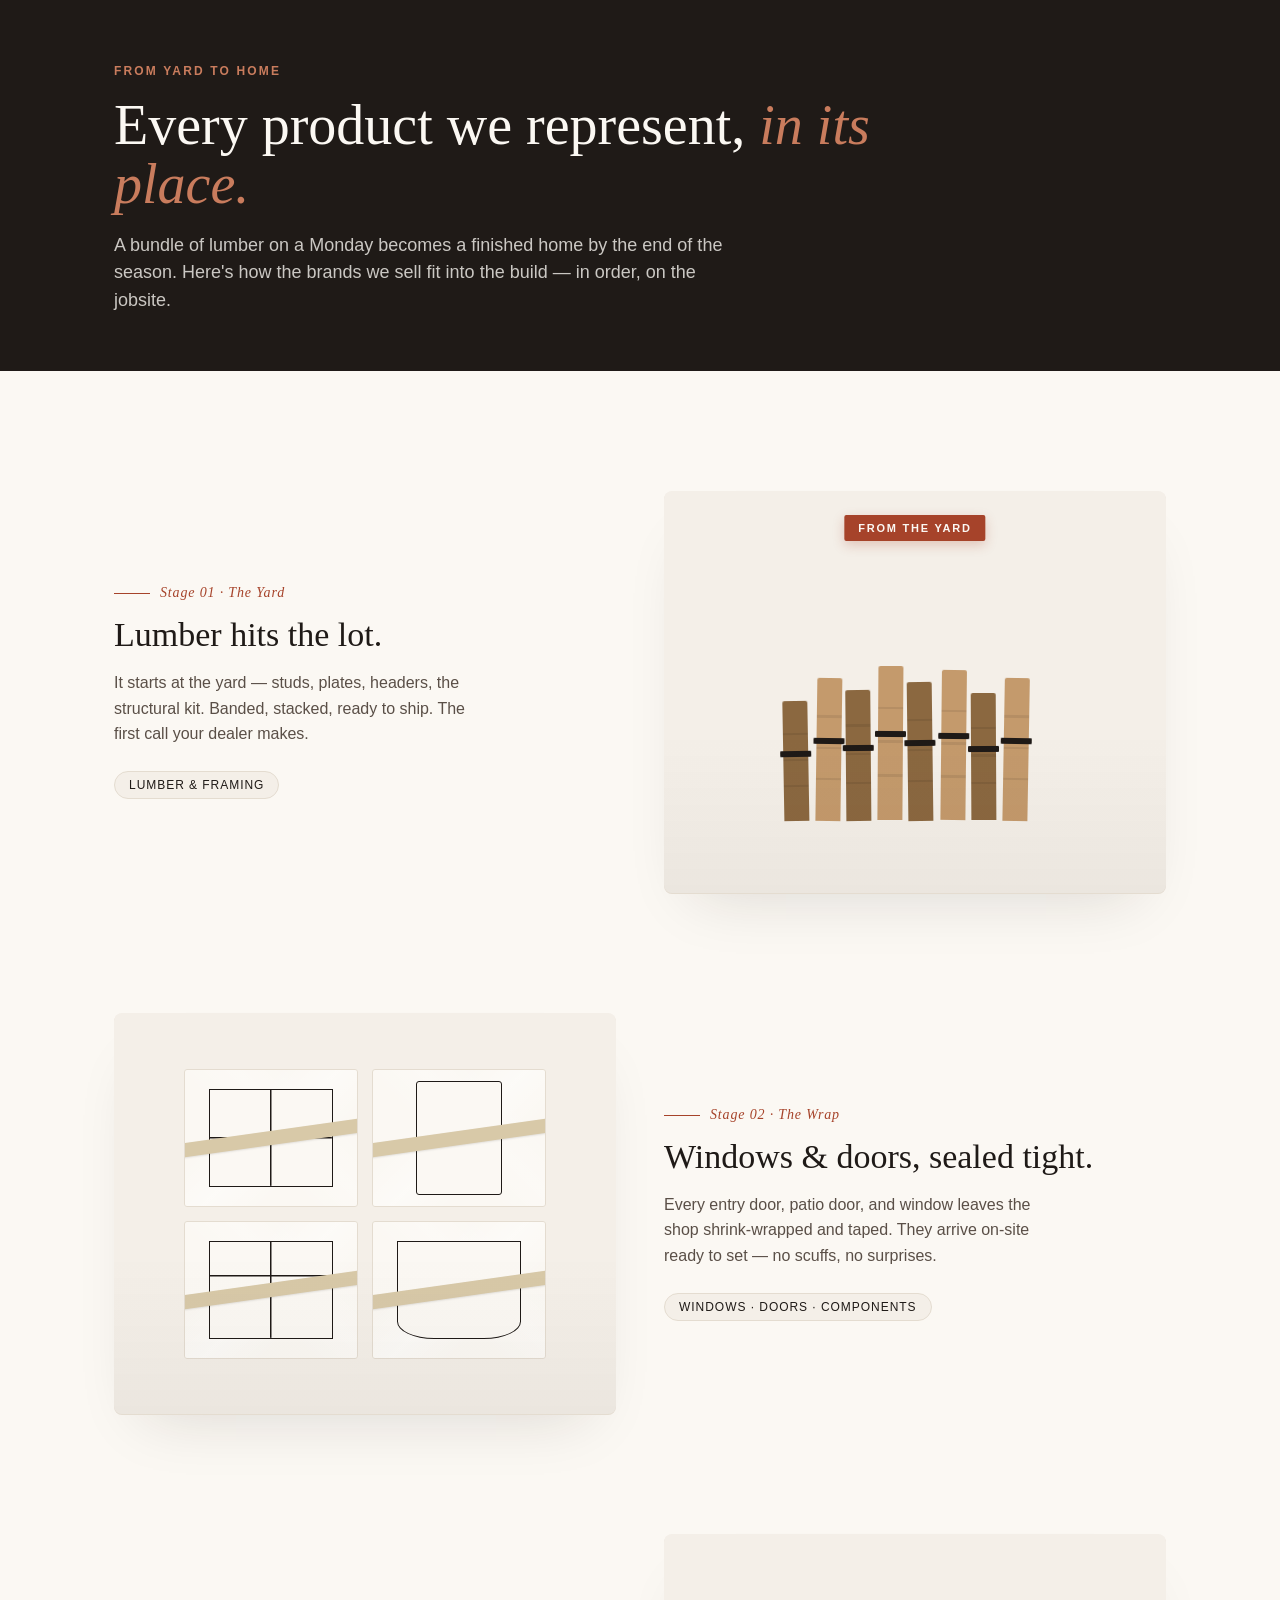
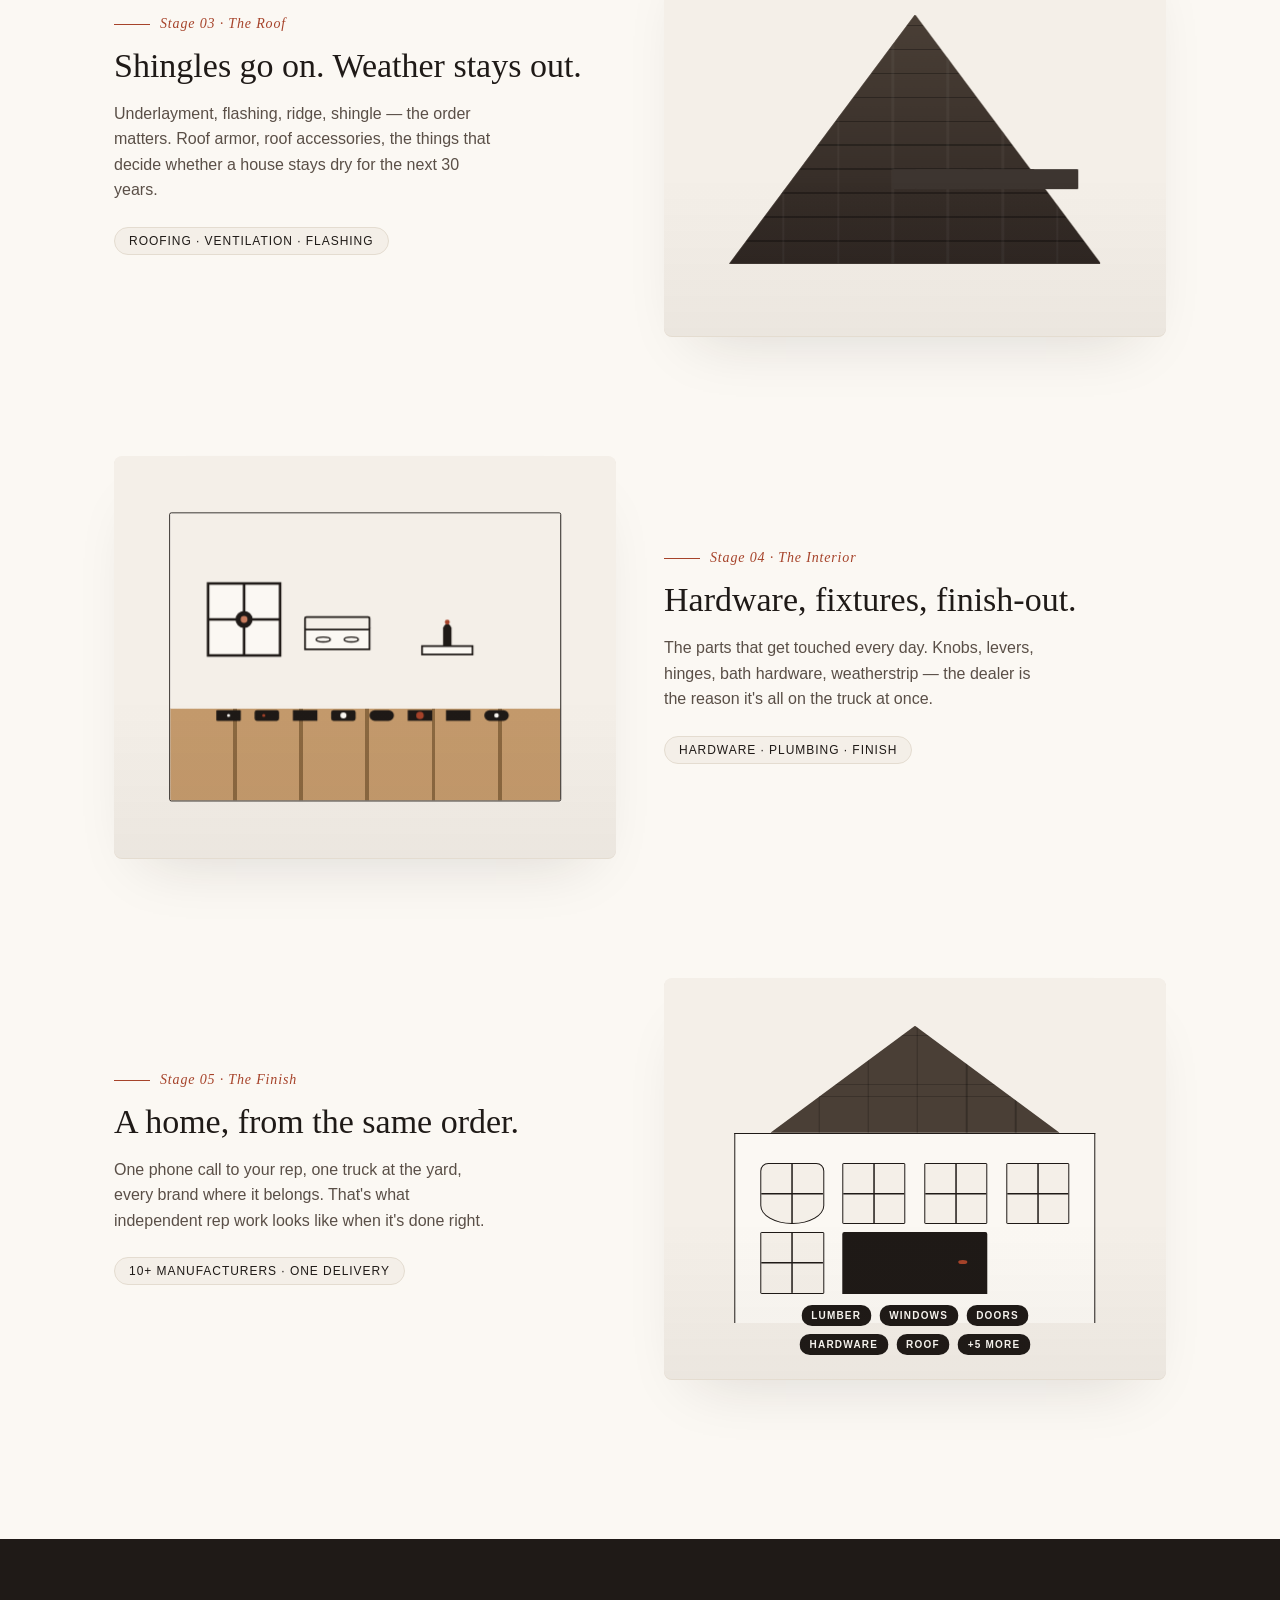
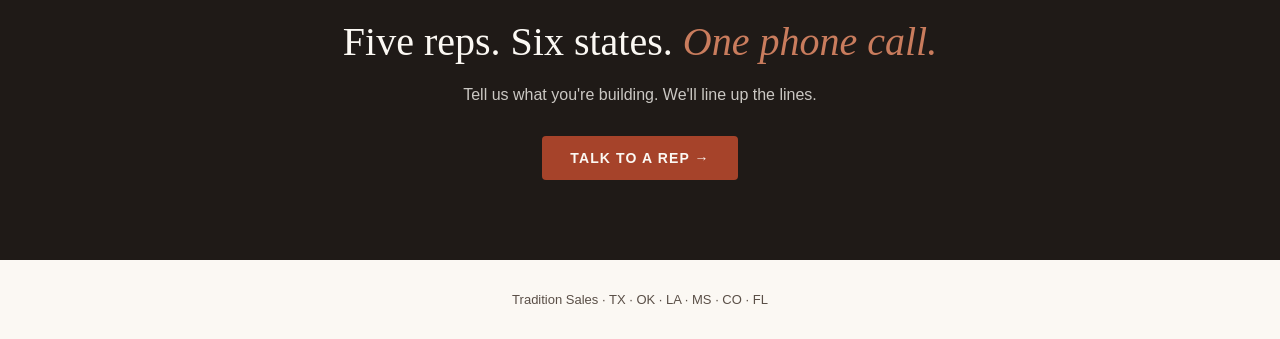
<file: build-demo.html>
<!DOCTYPE html>
<html lang="en">
<head>
<meta charset="utf-8">
<meta name="viewport" content="width=device-width,initial-scale=1">
<title>Tradition Sales — From Yard to Home</title>
<style>
  :root{
    --c-rust:#A6432A;
    --c-rust-soft:#C97C5D;
    --c-cream:#FBF8F3;
    --c-bone:#F4EFE8;
    --c-charcoal:#1F1A17;
    --c-charcoal-soft:#5A4F47;
    --c-line:#E4DCD0;
    --c-roof:#4A3F36;
    --c-window-frame:#FBF8F3;
    --c-tape:#D8C9A8;
    --c-lumber:#C49A6C;
    --c-lumber-dark:#8B6840;
    --c-shingle:#3D3530;
    --ease-out: cubic-bezier(.16,.84,.44,1);
  }

  *{box-sizing:border-box}
  html,body{margin:0;padding:0;background:var(--c-cream);color:var(--c-charcoal);font-family:'Inter','Helvetica Neue',Helvetica,Arial,sans-serif;-webkit-font-smoothing:antialiased}
  body{overflow-x:hidden}

  .container{max-width:1100px;margin:0 auto;padding:0 24px}

  /* ── HEADER ─────────────────────────────────── */
  header{background:var(--c-charcoal);color:var(--c-cream);padding:64px 0 56px}
  header .eyebrow{font-size:12px;letter-spacing:.18em;text-transform:uppercase;color:var(--c-rust-soft);font-weight:600;margin-bottom:18px}
  header h1{font-family:Georgia,'Fraunces',serif;font-weight:500;font-size:clamp(36px,5vw,56px);line-height:1.05;margin:0 0 18px;max-width:760px}
  header h1 em{font-style:italic;color:var(--c-rust-soft)}
  header p{font-size:18px;line-height:1.55;max-width:620px;color:rgba(251,248,243,.78);margin:0}

  /* ── STAGES ─────────────────────────────────── */
  .stages{display:grid;grid-template-columns:1fr;gap:120px;padding:120px 0 160px;position:relative}

  .stage{display:grid;grid-template-columns:1fr 1fr;gap:48px;align-items:center}
  .stage:nth-child(even){direction:rtl}
  .stage:nth-child(even) > *{direction:ltr}

  @media (max-width:780px){
    .stages{gap:80px;padding:80px 0}
    .stage,.stage:nth-child(even){grid-template-columns:1fr;direction:ltr}
  }

  .stage-meta{position:relative}
  .stage-num{font-family:Georgia,serif;font-style:italic;font-size:14px;color:var(--c-rust);letter-spacing:.06em;margin-bottom:14px}
  .stage-num span{display:inline-block;width:36px;height:1px;background:var(--c-rust);vertical-align:middle;margin-right:10px}
  .stage-title{font-family:Georgia,'Fraunces',serif;font-weight:500;font-size:clamp(26px,3.2vw,34px);line-height:1.15;margin:0 0 16px}
  .stage-body{font-size:16px;line-height:1.6;color:var(--c-charcoal-soft);max-width:380px;margin:0 0 24px}
  .stage-tag{display:inline-block;padding:6px 14px;background:var(--c-bone);border:1px solid var(--c-line);border-radius:999px;font-size:12px;letter-spacing:.08em;text-transform:uppercase;color:var(--c-charcoal);font-weight:500}

  /* ── STAGE SCENE (animation canvas) ─────────── */
  .scene{
    position:relative;
    width:100%;
    aspect-ratio:5/4;
    background:var(--c-bone);
    border-radius:8px;
    overflow:hidden;
    box-shadow:0 1px 0 var(--c-line), 0 30px 60px -30px rgba(31,26,23,.15);
  }
  .scene::after{
    content:'';position:absolute;inset:0;
    background:linear-gradient(180deg,transparent 60%,rgba(31,26,23,.04) 100%);
    pointer-events:none;
  }

  /* ── SHARED HOUSE SILHOUETTE ───────────────── */
  .house{position:absolute;inset:0}
  .house svg{position:absolute;inset:0;width:100%;height:100%}

  /* ── STAGE 1: LUMBER BUNDLE ────────────────── */
  .bundle{
    position:absolute;
    left:50%;bottom:18%;
    transform:translateX(-50%);
    width:62%;height:48%;
    display:flex;align-items:flex-end;justify-content:center;
  }
  .plank{
    position:absolute;
    bottom:0;
    width:8%;
    border-radius:2px 2px 0 0;
    transform-origin:bottom center;
    opacity:0;
    transform:translateY(20px) rotate(var(--rot,0deg));
  }
  /* lay planks out in a stack */
  .plank:nth-child(1){left:8%;height:62%;background:var(--c-lumber-dark);--rot:-1deg;animation:plankIn 1.2s var(--ease-out) .1s forwards}
  .plank:nth-child(2){left:18%;height:74%;background:var(--c-lumber);--rot:.8deg;animation:plankIn 1.2s var(--ease-out) .25s forwards}
  .plank:nth-child(3){left:28%;height:68%;background:var(--c-lumber-dark);--rot:-.5deg;animation:plankIn 1.2s var(--ease-out) .4s forwards}
  .plank:nth-child(4){left:38%;height:80%;background:var(--c-lumber);--rot:.4deg;animation:plankIn 1.2s var(--ease-out) .55s forwards}
  .plank:nth-child(5){left:48%;height:72%;background:var(--c-lumber-dark);--rot:-.7deg;animation:plankIn 1.2s var(--ease-out) .7s forwards}
  .plank:nth-child(6){left:58%;height:78%;background:var(--c-lumber);--rot:.6deg;animation:plankIn 1.2s var(--ease-out) .85s forwards}
  .plank:nth-child(7){left:68%;height:66%;background:var(--c-lumber-dark);--rot:-.3deg;animation:plankIn 1.2s var(--ease-out) 1s forwards}
  .plank:nth-child(8){left:78%;height:74%;background:var(--c-lumber);--rot:1deg;animation:plankIn 1.2s var(--ease-out) 1.15s forwards}

  /* horizontal banding on planks */
  .plank::before{
    content:'';position:absolute;inset:8% 0;background:
      linear-gradient(180deg, transparent 0%, transparent 22%, rgba(0,0,0,.08) 22%, rgba(0,0,0,.08) 24%, transparent 24%, transparent 48%, rgba(0,0,0,.08) 48%, rgba(0,0,0,.08) 50%, transparent 50%, transparent 74%, rgba(0,0,0,.08) 74%, rgba(0,0,0,.08) 76%, transparent 76%);
  }
  /* banding strap */
  .plank::after{
    content:'';position:absolute;left:-12%;right:-12%;top:42%;height:6px;background:var(--c-charcoal);border-radius:1px;
  }

  .band-tag{
    position:absolute;
    left:50%;top:6%;
    transform:translateX(-50%);
    background:var(--c-rust);
    color:var(--c-cream);
    font-size:11px;letter-spacing:.16em;text-transform:uppercase;font-weight:600;
    padding:7px 14px;border-radius:2px;
    box-shadow:0 4px 12px rgba(166,67,42,.25);
    opacity:0;
    animation:tagIn .8s var(--ease-out) 1.4s forwards;
  }

  @keyframes plankIn{to{opacity:1;transform:translateY(0) rotate(var(--rot,0deg))}}
  @keyframes tagIn{to{opacity:1;transform:translateX(-50%) translateY(0)}}

  /* ── STAGE 2: WINDOWS & DOORS WRAPPED ──────── */
  .wrap-scene{position:absolute;inset:0}
  .wrap-grid{position:absolute;inset:14%;display:grid;grid-template-columns:1fr 1fr;grid-template-rows:1fr 1fr;gap:14px}
  .wrap-item{
    background:var(--c-cream);
    border:1px solid var(--c-line);
    border-radius:3px;
    position:relative;
    overflow:hidden;
    opacity:0;
    transform:scale(.92);
    animation:wrapIn .9s var(--ease-out) forwards;
  }
  .wrap-item:nth-child(1){animation-delay:.1s}
  .wrap-item:nth-child(2){animation-delay:.3s}
  .wrap-item:nth-child(3){animation-delay:.5s}
  .wrap-item:nth-child(4){animation-delay:.7s}
  /* shrink wrap plastic effect */
  .wrap-item::before{
    content:'';position:absolute;inset:0;
    background:
      linear-gradient(135deg, transparent 30%, rgba(255,255,255,.4) 50%, transparent 70%),
      linear-gradient(45deg, transparent 40%, rgba(255,255,255,.25) 60%, transparent 80%);
    pointer-events:none;
  }
  /* tape strips */
  .wrap-item::after{
    content:'';position:absolute;
    left:50%;top:50%;width:160%;height:14px;
    transform:translate(-50%,-50%) rotate(-8deg);
    background:var(--c-tape);
    box-shadow:0 1px 2px rgba(0,0,0,.1);
  }
  /* window/door inside */
  .wrap-item .item-shape{
    position:absolute;inset:14%;
    background:var(--c-window-frame);
    border:1.5px solid var(--c-charcoal);
  }
  .wrap-item.door .item-shape{border-radius:0 0 30% 30% / 0 0 18% 18%}
  .wrap-item.door-tall .item-shape{inset:8% 25%;border-radius:3px}
  .wrap-item.window .item-shape{
    background:
      linear-gradient(var(--c-charcoal),var(--c-charcoal)) center/100% 1.5px no-repeat,
      linear-gradient(var(--c-charcoal),var(--c-charcoal)) center/1.5px 100% no-repeat,
      var(--c-window-frame);
  }
  .wrap-item.window-tall .item-shape{
    background:
      linear-gradient(var(--c-charcoal),var(--c-charcoal)) center/1.5px 100% no-repeat,
      linear-gradient(var(--c-charcoal),var(--c-charcoal)) 50% 35%/100% 1.5px no-repeat,
      var(--c-window-frame);
  }

  @keyframes wrapIn{to{opacity:1;transform:scale(1)}}

  /* ── STAGE 3: ROOFING ──────────────────────── */
  .roof-scene{position:absolute;inset:0}
  .roof-frame{
    position:absolute;
    left:50%;bottom:18%;
    transform:translateX(-50%);
    width:74%;height:62%;
    overflow:hidden;
  }
  .roof-shape{
    position:absolute;inset:0;
    background:var(--c-roof);
    clip-path:polygon(50% 0,100% 100%,0 100%);
  }
  .roof-rafters{
    position:absolute;inset:0;
    background:
      repeating-linear-gradient(90deg, transparent 0 14.2%, rgba(0,0,0,.35) 14.2% 14.8%);
    clip-path:polygon(50% 0,100% 100%,0 100%);
    transform:translateY(20px);
    opacity:0;
    animation:rafterIn .8s var(--ease-out) .1s forwards;
  }
  /* shingles falling */
  .shingle{
    position:absolute;
    left:var(--x,50%);
    top:-10%;
    width:14%;height:8%;
    background:var(--c-shingle);
    border-radius:1px;
    opacity:0;
    transform:translateY(0);
    animation:shingleDrop 1.4s var(--ease-out) forwards;
  }
  .shingle:nth-child(1){--x:8%;animation-delay:.5s}
  .shingle:nth-child(2){--x:20%;animation-delay:.65s}
  .shingle:nth-child(3){--x:32%;animation-delay:.8s}
  .shingle:nth-child(4){--x:44%;animation-delay:.95s}
  .shingle:nth-child(5){--x:56%;animation-delay:1.1s}
  .shingle:nth-child(6){--x:68%;animation-delay:1.25s}
  .shingle:nth-child(7){--x:80%;animation-delay:1.4s}

  /* completed roof reveal */
  .roof-done{
    position:absolute;inset:0;
    background:
      repeating-linear-gradient(90deg, transparent 0 14.2%, rgba(255,255,255,.04) 14.2% 14.8%),
      repeating-linear-gradient(0deg, transparent 0 9%, rgba(0,0,0,.3) 9% 9.6%),
      linear-gradient(180deg,#4A3F36,#2E2622);
    clip-path:polygon(50% 0,100% 100%,0 100%);
    opacity:0;
    animation:roofDone 1s var(--ease-out) 2s forwards;
  }

  @keyframes rafterIn{to{transform:translateY(0);opacity:1}}
  @keyframes shingleDrop{
    0%{transform:translateY(-50%);opacity:0}
    15%{opacity:1}
    100%{transform:translateY(900%);opacity:1}
  }
  @keyframes roofDone{to{opacity:1}}

  /* ── STAGE 4: INTERIOR FIXTURES ────────────── */
  .int-scene{position:absolute;inset:0}
  .int-room{
    position:absolute;
    left:50%;top:50%;
    transform:translate(-50%,-50%);
    width:78%;height:72%;
    background:var(--c-cream);
    border:1.5px solid var(--c-charcoal);
    border-radius:2px;
    overflow:hidden;
  }
  /* floor */
  .int-room::before{
    content:'';position:absolute;left:0;right:0;bottom:0;height:32%;
    background:
      repeating-linear-gradient(90deg, var(--c-lumber) 0 16%, var(--c-lumber-dark) 16% 17%, var(--c-lumber) 17% 33%, var(--c-lumber-dark) 33% 34%);
  }
  /* back wall */
  .int-room::after{
    content:'';position:absolute;left:0;right:0;top:0;height:68%;
    background:var(--c-bone);
  }

  /* fixture slots */
  .fixture{
    position:absolute;
    z-index:2;
    opacity:0;
    transform:translateY(8px);
    animation:fixIn .7s var(--ease-out) forwards;
  }
  /* shower/fixtures on back wall */
  .fx-shower{left:8%;top:14%;width:22%;height:46%;animation-delay:.4s}
  .fx-vanity{left:34%;top:30%;width:18%;height:24%;animation-delay:.55s}
  .fx-faucet{left:62%;top:34%;width:18%;height:18%;animation-delay:.7s}
  .fx-hardware{left:8%;top:66%;width:84%;height:8%;animation-delay:.85s}

  .fx-shower svg, .fx-vanity svg, .fx-faucet svg, .fx-hardware svg{width:100%;height:100%}

  @keyframes fixIn{to{opacity:1;transform:translateY(0)}}

  /* ── STAGE 5 (FINAL): FINISHED HOME ─────────── */
  .final-scene{position:absolute;inset:0}
  .final-house{
    position:absolute;
    left:50%;bottom:14%;
    transform:translateX(-50%);
    width:72%;height:74%;
  }
  .fh-roof{
    position:absolute;left:50%;top:0;
    transform:translateX(-50%);
    width:80%;height:36%;
    background:
      repeating-linear-gradient(90deg, transparent 0 16.6%, rgba(0,0,0,.25) 16.6% 17%),
      repeating-linear-gradient(0deg, transparent 0 11%, rgba(0,0,0,.2) 11% 11.4%),
      var(--c-roof);
    clip-path:polygon(50% 0,100% 100%,0 100%);
  }
  .fh-body{
    position:absolute;left:0;right:0;bottom:0;height:64%;
    background:var(--c-cream);
    border:1.5px solid var(--c-charcoal);
    border-bottom:none;
    display:grid;
    grid-template-columns:repeat(4,1fr);
    grid-template-rows:repeat(2,1fr);
    gap:6%;
    padding:8% 7%;
  }
  .fh-window{
    background:
      linear-gradient(var(--c-charcoal),var(--c-charcoal)) center/100% 1.5px no-repeat,
      linear-gradient(var(--c-charcoal),var(--c-charcoal)) center/1.5px 100% no-repeat,
      var(--c-bone);
    border:1.5px solid var(--c-charcoal);
    border-radius:1px;
  }
  .fh-door{
    grid-column:span 2;
    background:var(--c-charcoal);
    border-radius:2px 2px 0 0;
    position:relative;
  }
  .fh-door::after{
    content:'';position:absolute;right:14%;top:45%;width:6%;height:6%;border-radius:50%;background:var(--c-rust);
  }
  .fh-window:first-child{border-radius:8px 8px 50% 50% / 8px 8px 30% 30%}

  /* sparkles / "finished" badges */
  .badge-row{
    position:absolute;bottom:6%;left:50%;transform:translateX(-50%);
    display:flex;gap:8px;flex-wrap:wrap;justify-content:center;max-width:90%;
  }
  .badge{
    background:var(--c-charcoal);color:var(--c-cream);
    font-size:10px;letter-spacing:.12em;text-transform:uppercase;font-weight:600;
    padding:5px 10px;border-radius:999px;
    opacity:0;
    animation:badgeIn .6s var(--ease-out) forwards;
  }
  .badge:nth-child(1){animation-delay:.3s}
  .badge:nth-child(2){animation-delay:.45s}
  .badge:nth-child(3){animation-delay:.6s}
  .badge:nth-child(4){animation-delay:.75s}
  .badge:nth-child(5){animation-delay:.9s}
  .badge:nth-child(6){animation-delay:1.05s}

  @keyframes badgeIn{to{opacity:1}}

  /* ── SCROLL-DRIVEN TRIGGER (optional) ───────── */
  /* Browsers with scroll-driven animations re-run the loops when the scene enters viewport.
     We default to "play once on load" for Squarespace compatibility — the visuals stay visible
     because they're persistent illustrations. Reduced-motion users get static visuals. */

  /* ── REDUCED MOTION ─────────────────────────── */
  @media (prefers-reduced-motion: reduce){
    *,*::before,*::after{
      animation-duration:.001ms !important;
      animation-delay:0ms !important;
      animation-iteration-count:1 !important;
    }
    .plank,.band-tag,.wrap-item,.shingle,.fixture,.badge,.roof-rafters,.roof-done{
      opacity:1 !important;
      transform:none !important;
    }
  }

  /* ── FOOTER CTA ─────────────────────────────── */
  .cta-band{
    background:var(--c-charcoal);color:var(--c-cream);
    padding:80px 0;
    text-align:center;
  }
  .cta-band h2{
    font-family:Georgia,'Fraunces',serif;font-weight:500;
    font-size:clamp(28px,3.6vw,40px);line-height:1.15;margin:0 0 18px;
  }
  .cta-band h2 em{color:var(--c-rust-soft);font-style:italic}
  .cta-band p{max-width:520px;margin:0 auto 28px;color:rgba(251,248,243,.78);font-size:16px;line-height:1.55}
  .cta-band a{
    display:inline-block;padding:14px 28px;background:var(--c-rust);color:var(--c-cream);
    text-decoration:none;font-weight:600;font-size:14px;letter-spacing:.08em;text-transform:uppercase;
    border-radius:4px;
  }
  .cta-band a:hover{background:#8E3725}

  footer{padding:32px 0;text-align:center;color:var(--c-charcoal-soft);font-size:13px}
</style>
</head>
<body>

<header>
  <div class="container">
    <div class="eyebrow">From Yard to Home</div>
    <h1>Every product we represent, <em>in its place.</em></h1>
    <p>A bundle of lumber on a Monday becomes a finished home by the end of the season. Here's how the brands we sell fit into the build — in order, on the jobsite.</p>
  </div>
</header>

<main>
<div class="container">
  <div class="stages">

    <!-- ─── STAGE 1: LUMBER ────────────────── -->
    <article class="stage">
      <div class="stage-meta">
        <div class="stage-num"><span></span>Stage 01 · The Yard</div>
        <h2 class="stage-title">Lumber hits the lot.</h2>
        <p class="stage-body">It starts at the yard — studs, plates, headers, the structural kit. Banded, stacked, ready to ship. The first call your dealer makes.</p>
        <span class="stage-tag">Lumber &amp; framing</span>
      </div>
      <div class="scene">
        <div class="bundle">
          <div class="plank"></div><div class="plank"></div><div class="plank"></div><div class="plank"></div>
          <div class="plank"></div><div class="plank"></div><div class="plank"></div><div class="plank"></div>
        </div>
        <div class="band-tag">From the yard</div>
      </div>
    </article>

    <!-- ─── STAGE 2: WINDOWS / DOORS WRAPPED ── -->
    <article class="stage">
      <div class="stage-meta">
        <div class="stage-num"><span></span>Stage 02 · The Wrap</div>
        <h2 class="stage-title">Windows &amp; doors, sealed tight.</h2>
        <p class="stage-body">Every entry door, patio door, and window leaves the shop shrink-wrapped and taped. They arrive on-site ready to set — no scuffs, no surprises.</p>
        <span class="stage-tag">Windows · Doors · Components</span>
      </div>
      <div class="scene">
        <div class="wrap-scene">
          <div class="wrap-grid">
            <div class="wrap-item window"><div class="item-shape"></div></div>
            <div class="wrap-item door-tall"><div class="item-shape"></div></div>
            <div class="wrap-item window-tall"><div class="item-shape"></div></div>
            <div class="wrap-item door"><div class="item-shape"></div></div>
          </div>
        </div>
      </div>
    </article>

    <!-- ─── STAGE 3: ROOFING ─────────────────── -->
    <article class="stage">
      <div class="stage-meta">
        <div class="stage-num"><span></span>Stage 03 · The Roof</div>
        <h2 class="stage-title">Shingles go on. Weather stays out.</h2>
        <p class="stage-body">Underlayment, flashing, ridge, shingle — the order matters. Roof armor, roof accessories, the things that decide whether a house stays dry for the next 30 years.</p>
        <span class="stage-tag">Roofing · Ventilation · Flashing</span>
      </div>
      <div class="scene">
        <div class="roof-scene">
          <div class="roof-frame">
            <div class="roof-rafters"></div>
            <div class="roof-shape"></div>
            <div class="roof-done"></div>
            <div class="shingle"></div><div class="shingle"></div><div class="shingle"></div><div class="shingle"></div>
            <div class="shingle"></div><div class="shingle"></div><div class="shingle"></div>
          </div>
        </div>
      </div>
    </article>

    <!-- ─── STAGE 4: INTERIOR ────────────────── -->
    <article class="stage">
      <div class="stage-meta">
        <div class="stage-num"><span></span>Stage 04 · The Interior</div>
        <h2 class="stage-title">Hardware, fixtures, finish-out.</h2>
        <p class="stage-body">The parts that get touched every day. Knobs, levers, hinges, bath hardware, weatherstrip — the dealer is the reason it's all on the truck at once.</p>
        <span class="stage-tag">Hardware · Plumbing · Finish</span>
      </div>
      <div class="scene">
        <div class="int-scene">
          <div class="int-room">
            <div class="fixture fx-shower"><svg viewBox="0 0 100 100"><rect x="8" y="8" width="84" height="84" fill="#FBF8F3" stroke="#1F1A17" stroke-width="3"/><path d="M50 8V92M8 50H92" stroke="#1F1A17" stroke-width="3"/><circle cx="50" cy="50" r="10" fill="#1F1A17"/><circle cx="50" cy="50" r="4" fill="#C97C5D"/></svg></div>
            <div class="fixture fx-vanity"><svg viewBox="0 0 100 60"><rect x="4" y="22" width="92" height="30" fill="#FBF8F3" stroke="#1F1A17" stroke-width="2.5"/><rect x="4" y="6" width="92" height="18" fill="#F4EFE8" stroke="#1F1A17" stroke-width="2.5" rx="2"/><ellipse cx="30" cy="38" rx="10" ry="3.5" fill="none" stroke="#1F1A17" stroke-width="2"/><ellipse cx="70" cy="38" rx="10" ry="3.5" fill="none" stroke="#1F1A17" stroke-width="2"/></svg></div>
            <div class="fixture fx-faucet"><svg viewBox="0 0 100 60"><rect x="14" y="44" width="72" height="12" fill="#FBF8F3" stroke="#1F1A17" stroke-width="2.5"/><path d="M44 44V18Q50 6 56 18V44" fill="#1F1A17"/><circle cx="50" cy="10" r="3.5" fill="#A6432A"/></svg></div>
            <div class="fixture fx-hardware"><svg viewBox="0 0 400 30" fill="#1F1A17"><rect x="6" y="10" width="32" height="14" rx="1"/><rect x="56" y="10" width="32" height="14" rx="3"/><rect x="106" y="10" width="32" height="14"/><rect x="156" y="10" width="32" height="14" rx="3"/><rect x="206" y="10" width="32" height="14" rx="7"/><rect x="256" y="10" width="32" height="14"/><rect x="306" y="10" width="32" height="14"/><rect x="356" y="10" width="32" height="14" rx="7"/><circle cx="22" cy="17" r="2" fill="#FBF8F3"/><circle cx="68" cy="17" r="2" fill="#A6432A"/><circle cx="172" cy="17" r="4" fill="#FBF8F3"/><circle cx="272" cy="17" r="5" fill="#A6432A"/><circle cx="372" cy="17" r="3" fill="#FBF8F3"/></svg></div>
          </div>
        </div>
      </div>
    </article>

    <!-- ─── STAGE 5: FINISHED ────────────────── -->
    <article class="stage">
      <div class="stage-meta">
        <div class="stage-num"><span></span>Stage 05 · The Finish</div>
        <h2 class="stage-title">A home, from the same order.</h2>
        <p class="stage-body">One phone call to your rep, one truck at the yard, every brand where it belongs. That's what independent rep work looks like when it's done right.</p>
        <span class="stage-tag">10+ manufacturers · One delivery</span>
      </div>
      <div class="scene">
        <div class="final-scene">
          <div class="final-house">
            <div class="fh-roof"></div>
            <div class="fh-body">
              <div class="fh-window"></div>
              <div class="fh-window"></div>
              <div class="fh-window"></div>
              <div class="fh-window"></div>
              <div class="fh-window"></div>
              <div class="fh-door"></div>
            </div>
          </div>
          <div class="badge-row">
            <span class="badge">Lumber</span>
            <span class="badge">Windows</span>
            <span class="badge">Doors</span>
            <span class="badge">Hardware</span>
            <span class="badge">Roof</span>
            <span class="badge">+5 more</span>
          </div>
        </div>
      </div>
    </article>

  </div>
</div>
</main>

<section class="cta-band">
  <div class="container">
    <h2>Five reps. Six states. <em>One phone call.</em></h2>
    <p>Tell us what you're building. We'll line up the lines.</p>
    <a href="/contact.html">Talk to a rep →</a>
  </div>
</section>

<footer>
  <div class="container">Tradition Sales · TX · OK · LA · MS · CO · FL</div>
</footer>

</body>
</html>
</file>
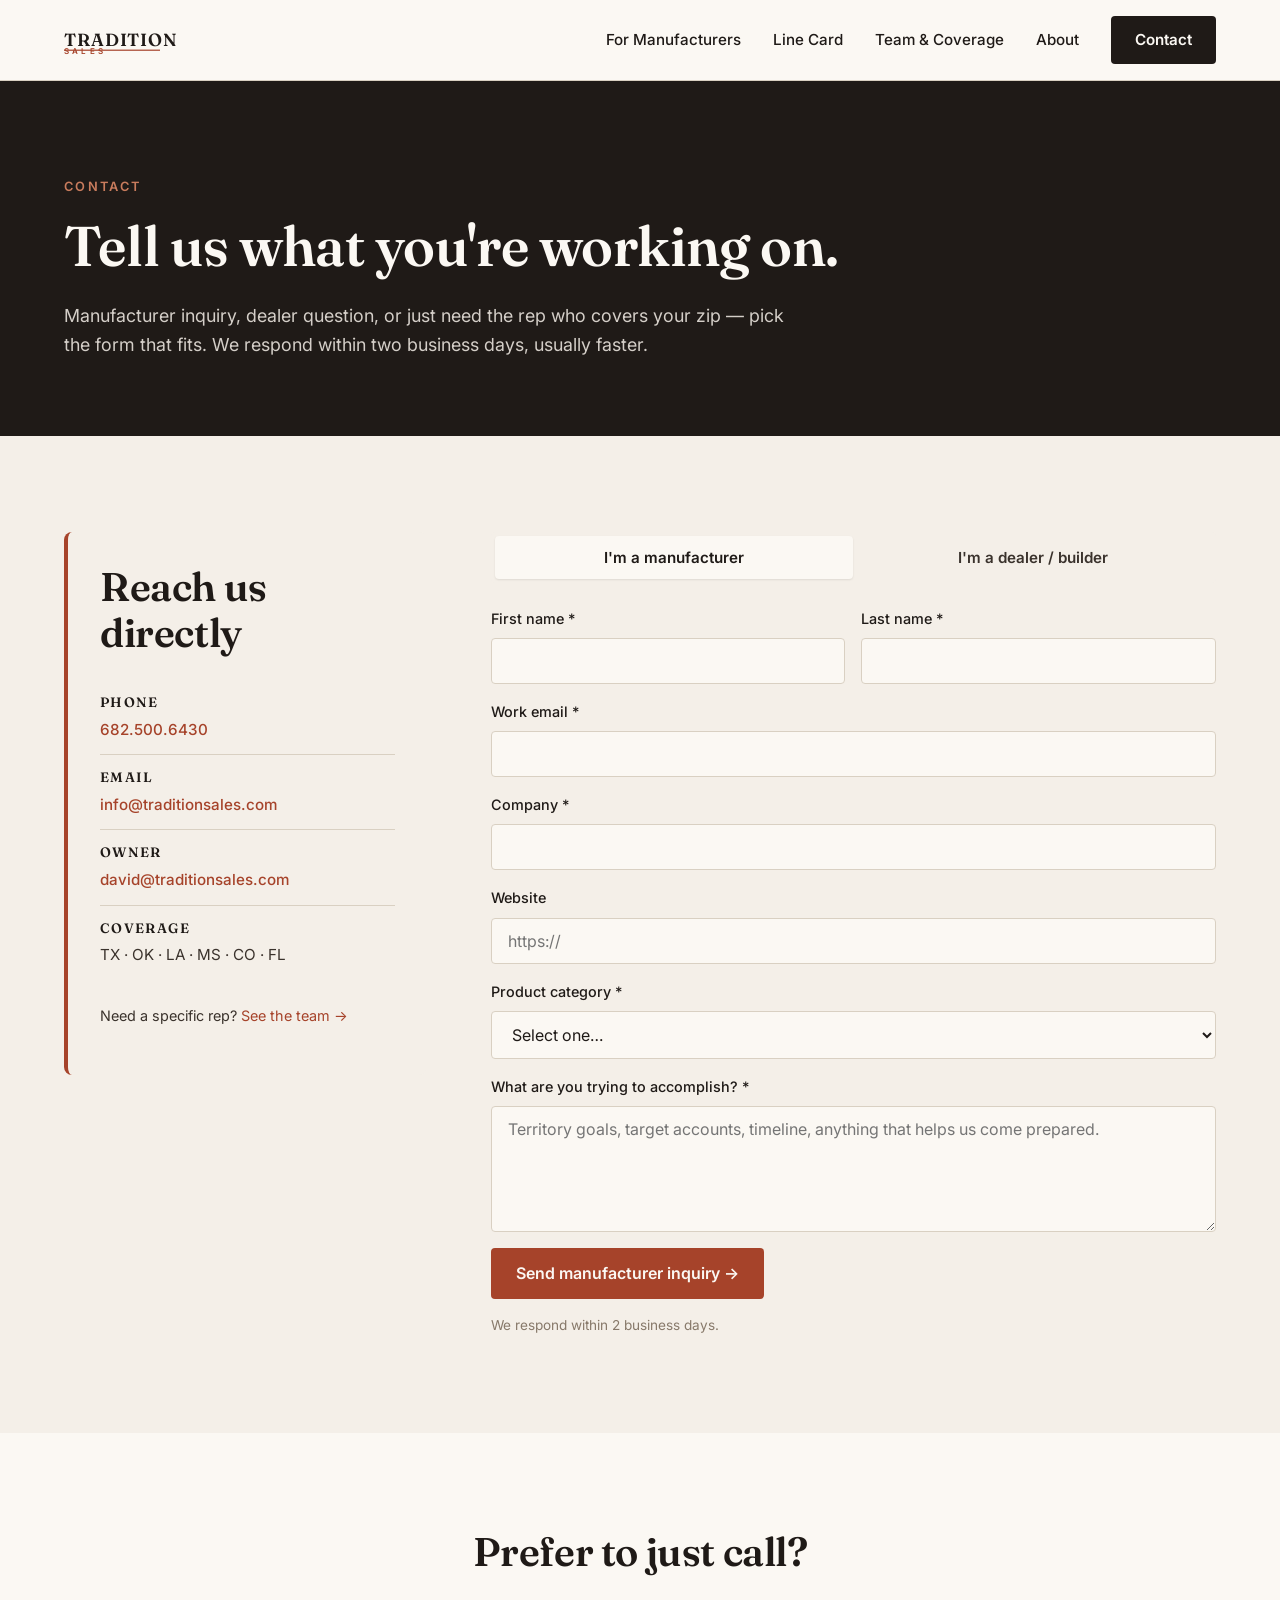
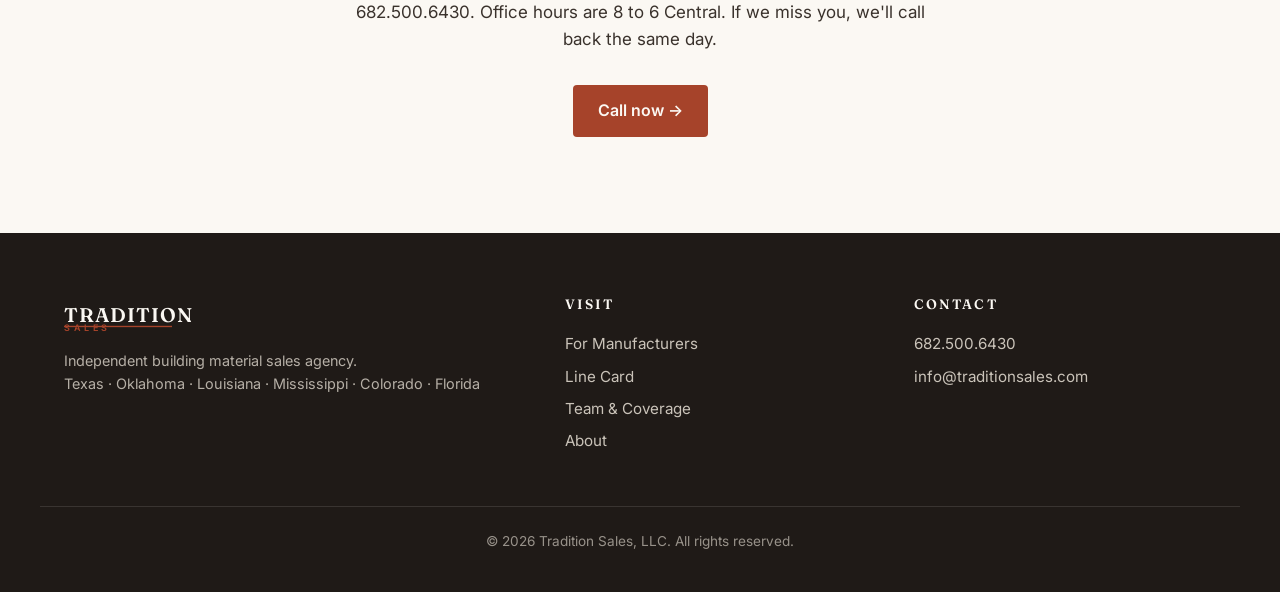
<file: contact.html>
<!DOCTYPE html>
<!--
  Tradition Sales — Contact page
  Two-track form: manufacturers vs. dealers/builders.
-->
<html lang="en">
<head>
  <meta charset="UTF-8" />
  <meta name="viewport" content="width=device-width, initial-scale=1.0" />
  <title>Contact — Tradition Sales | Find Your Rep or Start a Conversation</title>
  <meta name="description" content="Contact Tradition Sales. Find the rep who covers your territory, or send a manufacturer inquiry and we'll get back to you within two business days." />
  <link rel="canonical" href="https://www.traditionsales.com/contact.html" />
  <link rel="preconnect" href="https://fonts.googleapis.com" />
  <link rel="preconnect" href="https://fonts.gstatic.com" crossorigin />
  <link href="https://fonts.googleapis.com/css2?family=Fraunces:opsz,wght@9..144,400;9..144,500;9..144,600;9..144,700&family=Inter:wght@400;500;600;700&display=swap" rel="stylesheet" />
  <link rel="stylesheet" href="assets/css/style.css?v=12" />
</head>
<body>

<header class="site-header" id="site-header">
  <div class="container header-inner">
    <a href="index.html" class="brand-mark" aria-label="Tradition Sales — Home">
      <svg class="brand-logo" viewBox="0 0 200 40" aria-hidden="true">
        <text x="0" y="28" class="brand-logo-tradition">TRADITION</text>
        <text x="0" y="38" class="brand-logo-sub">SALES</text>
        <rect x="0" y="32" width="120" height="1.5" class="brand-logo-rule" />
      </svg>
    </a>
    <nav class="primary-nav" aria-label="Primary">
      <a href="manufacturers.html">For Manufacturers</a>
      <a href="line-card.html">Line Card</a>
      <a href="team.html">Team &amp; Coverage</a>
      <a href="about.html">About</a>
      <a href="contact.html" class="nav-cta" aria-current="page">Contact</a>
    </nav>
    <button class="mobile-toggle" id="mobile-toggle" aria-expanded="false" aria-controls="mobile-nav" aria-label="Open menu">
      <span></span><span></span><span></span>
    </button>
  </div>
  <div class="mobile-nav" id="mobile-nav" hidden>
    <a href="manufacturers.html">For Manufacturers</a>
    <a href="line-card.html">Line Card</a>
    <a href="team.html">Team &amp; Coverage</a>
    <a href="about.html">About</a>
    <a href="contact.html" class="mobile-cta">Contact</a>
  </div>
</header>

<main>

<section class="page-hero">
  <div class="container">
    <p class="eyebrow">Contact</p>
    <h1 class="page-title">Tell us what you're working on.</h1>
    <p class="page-sub">
      Manufacturer inquiry, dealer question, or just need the rep who covers your zip —
      pick the form that fits. We respond within two business days, usually faster.
    </p>
  </div>
</section>


<!-- CONTACT INFO + TRACK SELECTOR -->
<section class="content-section">
  <div class="container contact-grid">

    <aside class="contact-aside">
      <h2 class="section-title">Reach us directly</h2>
      <ul class="contact-info">
        <li><strong>Phone</strong><a href="tel:16825006430">682.500.6430</a></li>
        <li><strong>Email</strong><a href="mailto:info@traditionsales.com">info@traditionsales.com</a></li>
        <li><strong>Owner</strong><a href="mailto:david@traditionsales.com">david@traditionsales.com</a></li>
        <li><strong>Coverage</strong>TX · OK · LA · MS · CO · FL</li>
      </ul>

      <p class="aside-note">
        Need a specific rep? <a href="team.html">See the team →</a>
      </p>
    </aside>

    <div class="contact-forms">

      <!-- FORM TRACK TOGGLE -->
      <div class="track-toggle" role="tablist" aria-label="Choose inquiry type">
        <button type="button" class="track-btn active" data-track="manufacturer" role="tab" aria-selected="true">
          I'm a manufacturer
        </button>
        <button type="button" class="track-btn" data-track="customer" role="tab" aria-selected="false">
          I'm a dealer / builder
        </button>
      </div>

      <!-- MANUFACTURER FORM -->
      <form class="contact-form" id="form-manufacturer" data-track="manufacturer" novalidate>
        <div class="form-row">
          <label>
            <span>First name *</span>
            <input type="text" name="firstName" required autocomplete="given-name" />
          </label>
          <label>
            <span>Last name *</span>
            <input type="text" name="lastName" required autocomplete="family-name" />
          </label>
        </div>

        <label>
          <span>Work email *</span>
          <input type="email" name="email" required autocomplete="email" />
        </label>

        <label>
          <span>Company *</span>
          <input type="text" name="company" required autocomplete="organization" />
        </label>

        <label>
          <span>Website</span>
          <input type="url" name="website" placeholder="https://" />
        </label>

        <label>
          <span>Product category *</span>
          <select name="category" required>
            <option value="">Select one…</option>
            <option>Windows &amp; Doors</option>
            <option>Door Parts &amp; Hardware</option>
            <option>Roofing Materials</option>
            <option>Bath &amp; Kitchen</option>
            <option>Cabinet Hardware</option>
            <option>Closet Systems</option>
            <option>Millwork &amp; Columns</option>
            <option>Other / adjacent</option>
          </select>
        </label>

        <label>
          <span>What are you trying to accomplish? *</span>
          <textarea name="message" rows="5" required placeholder="Territory goals, target accounts, timeline, anything that helps us come prepared."></textarea>
        </label>

        <button type="submit" class="btn btn-primary">Send manufacturer inquiry →</button>
        <p class="form-note">We respond within 2 business days.</p>
      </form>

      <!-- CUSTOMER FORM -->
      <form class="contact-form hidden" id="form-customer" data-track="customer" novalidate>
        <div class="form-row">
          <label>
            <span>First name *</span>
            <input type="text" name="firstName" required autocomplete="given-name" />
          </label>
          <label>
            <span>Last name *</span>
            <input type="text" name="lastName" required autocomplete="family-name" />
          </label>
        </div>

        <label>
          <span>Email *</span>
          <input type="email" name="email" required autocomplete="email" />
        </label>

        <label>
          <span>Phone</span>
          <input type="tel" name="phone" autocomplete="tel" />
        </label>

        <label>
          <span>Company / yard *</span>
          <input type="text" name="company" required autocomplete="organization" />
        </label>

        <label>
          <span>ZIP code *</span>
          <input type="text" name="zip" required inputmode="numeric" pattern="[0-9]{5}" autocomplete="postal-code" placeholder="5-digit ZIP" />
        </label>

        <label>
          <span>What can we help you find?</span>
          <textarea name="message" rows="4" placeholder="A specific brand, a product category, or the rep who covers your area."></textarea>
        </label>

        <button type="submit" class="btn btn-primary">Send →</button>
        <p class="form-note">We'll route you to the right rep.</p>
      </form>

    </div>

  </div>
</section>


<!-- FINAL CTA -->
<section class="final-cta">
  <div class="container center">
    <h2 class="section-title">Prefer to just call?</h2>
    <p class="section-body" style="max-width: 600px; margin: 0 auto 2rem;">
      682.500.6430. Office hours are 8 to 6 Central. If we miss you, we'll call back the same day.
    </p>
    <a href="tel:16825006430" class="btn btn-primary">Call now →</a>
  </div>
</section>

</main>

<footer class="site-footer">
  <div class="container footer-grid">
    <div class="footer-brand">
      <svg class="brand-logo brand-logo-light" viewBox="0 0 200 40" aria-hidden="true">
        <text x="0" y="28" class="brand-logo-tradition">TRADITION</text>
        <text x="0" y="38" class="brand-logo-sub">SALES</text>
        <rect x="0" y="32" width="120" height="1.5" class="brand-logo-rule" />
      </svg>
      <p>Independent building material sales agency.<br/>Texas · Oklahoma · Louisiana · Mississippi · Colorado · Florida</p>
    </div>
    <div class="footer-col">
      <h4>Visit</h4>
      <a href="manufacturers.html">For Manufacturers</a>
      <a href="line-card.html">Line Card</a>
      <a href="team.html">Team &amp; Coverage</a>
      <a href="about.html">About</a>
    </div>
    <div class="footer-col">
      <h4>Contact</h4>
      <a href="tel:16825006430">682.500.6430</a>
      <a href="mailto:info@traditionsales.com">info@traditionsales.com</a>
    </div>
  </div>
  <div class="container footer-bottom">
    <p>&copy; 2026 Tradition Sales, LLC. All rights reserved.</p>
  </div>
</footer>

<script src="assets/js/main.js?v=12"></script>
</body>
</html>
</file>
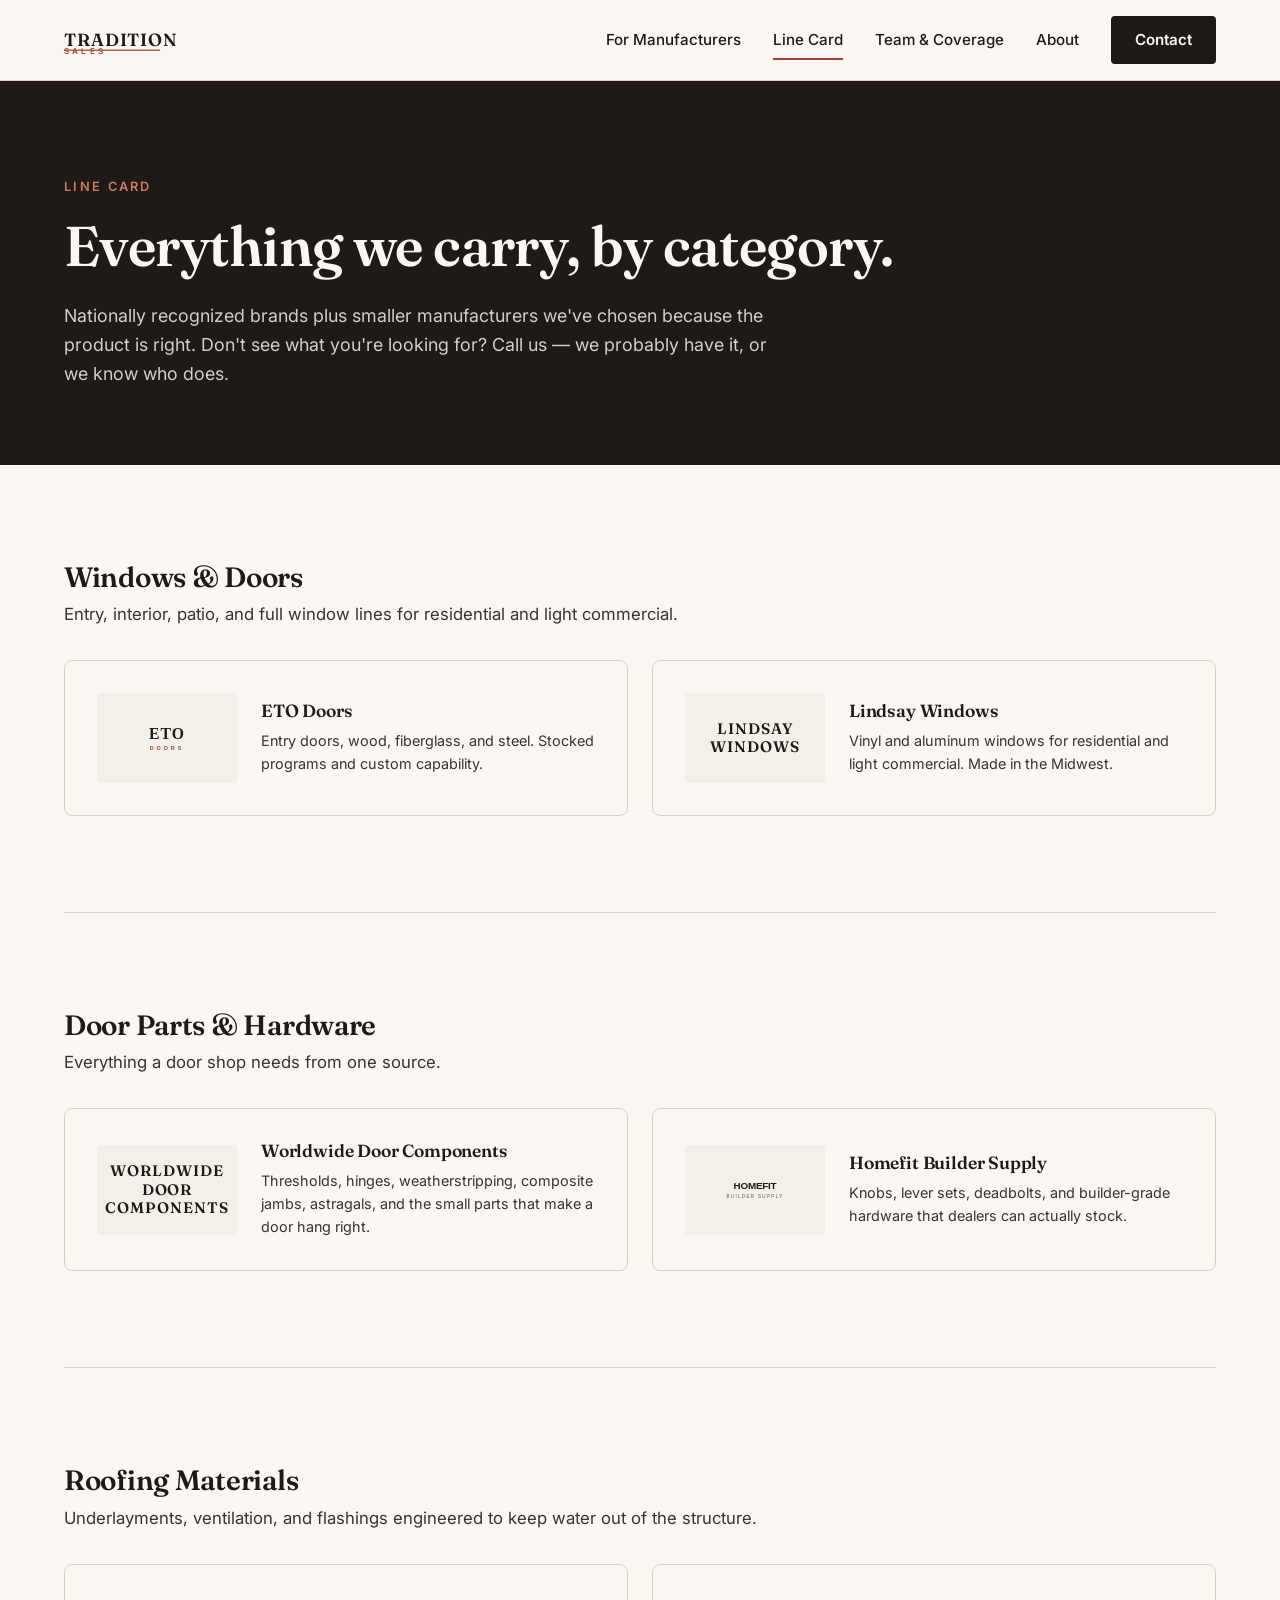
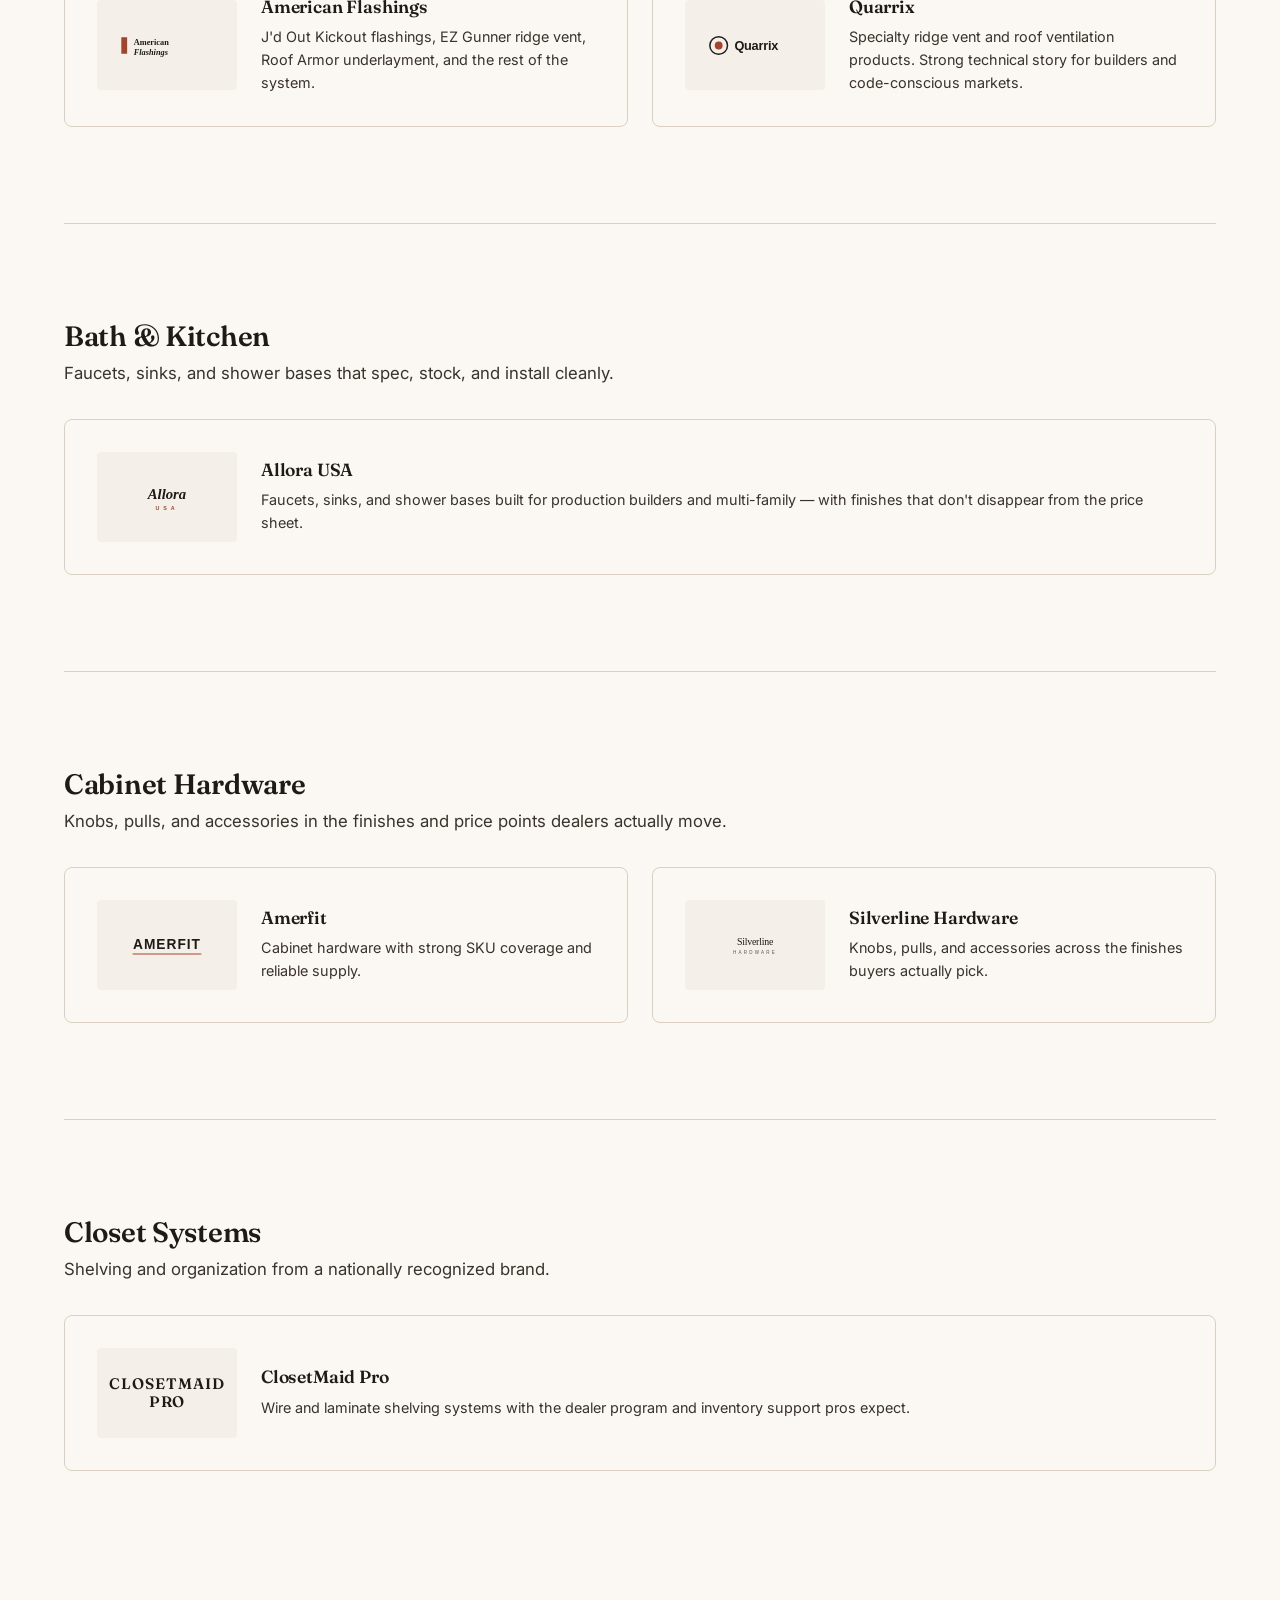
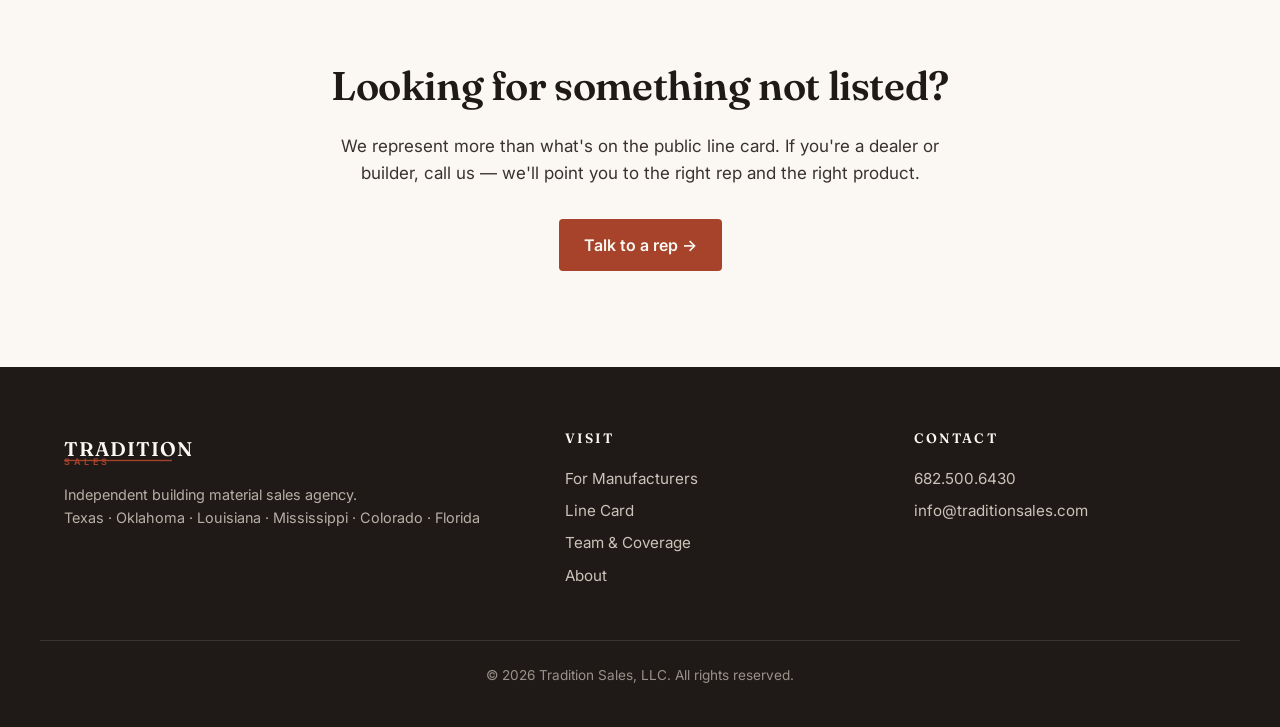
<file: line-card.html>
<!DOCTYPE html>
<!--
  Tradition Sales — Line Card page
  Full brand catalog by category. Brands not logo-permitted are listed in text only.
-->
<html lang="en">
<head>
  <meta charset="UTF-8" />
  <meta name="viewport" content="width=device-width, initial-scale=1.0" />
  <title>Line Card — Tradition Sales | Building Material Brands We Represent</title>
  <meta name="description" content="The full line card for Tradition Sales. Windows, doors, hardware, roofing, bath, kitchen, cabinet hardware, and closet systems from nationally recognized manufacturers." />
  <link rel="canonical" href="https://www.traditionsales.com/line-card.html" />
  <link rel="preconnect" href="https://fonts.googleapis.com" />
  <link rel="preconnect" href="https://fonts.gstatic.com" crossorigin />
  <link href="https://fonts.googleapis.com/css2?family=Fraunces:opsz,wght@9..144,400;9..144,500;9..144,600;9..144,700&family=Inter:wght@400;500;600;700&display=swap" rel="stylesheet" />
  <link rel="stylesheet" href="assets/css/style.css?v=12" />
</head>
<body>

<header class="site-header" id="site-header">
  <div class="container header-inner">
    <a href="index.html" class="brand-mark" aria-label="Tradition Sales — Home">
      <svg class="brand-logo" viewBox="0 0 200 40" aria-hidden="true">
        <text x="0" y="28" class="brand-logo-tradition">TRADITION</text>
        <text x="0" y="38" class="brand-logo-sub">SALES</text>
        <rect x="0" y="32" width="120" height="1.5" class="brand-logo-rule" />
      </svg>
    </a>
    <nav class="primary-nav" aria-label="Primary">
      <a href="manufacturers.html">For Manufacturers</a>
      <a href="line-card.html" aria-current="page">Line Card</a>
      <a href="team.html">Team &amp; Coverage</a>
      <a href="about.html">About</a>
      <a href="contact.html" class="nav-cta">Contact</a>
    </nav>
    <button class="mobile-toggle" id="mobile-toggle" aria-expanded="false" aria-controls="mobile-nav" aria-label="Open menu">
      <span></span><span></span><span></span>
    </button>
  </div>
  <div class="mobile-nav" id="mobile-nav" hidden>
    <a href="manufacturers.html">For Manufacturers</a>
    <a href="line-card.html">Line Card</a>
    <a href="team.html">Team &amp; Coverage</a>
    <a href="about.html">About</a>
    <a href="contact.html" class="mobile-cta">Contact</a>
  </div>
</header>

<main>

<section class="page-hero">
  <div class="container">
    <p class="eyebrow">Line card</p>
    <h1 class="page-title">Everything we carry, by category.</h1>
    <p class="page-sub">
      Nationally recognized brands plus smaller manufacturers we've chosen because the product is right.
      Don't see what you're looking for? Call us — we probably have it, or we know who does.
    </p>
  </div>
</section>


<!-- LINE CARD CATEGORIES -->
<section class="line-card-section">

  <div class="container">

    <!-- Windows & Doors -->
    <article class="lc-category">
      <header class="lc-header">
        <h2>Windows &amp; Doors</h2>
        <p>Entry, interior, patio, and full window lines for residential and light commercial.</p>
      </header>
      <div class="lc-brands">
        <div class="lc-brand">
          <div class="lc-brand-logo">
            <img src="assets/img/brands/eto-doors.svg" alt="ETO Doors" />
          </div>
          <div class="lc-brand-meta">
            <h3>ETO Doors</h3>
            <p>Entry doors, wood, fiberglass, and steel. Stocked programs and custom capability.</p>
          </div>
        </div>
        <div class="lc-brand lc-brand-text-only">
          <div class="lc-brand-logo">
            <span class="lc-brand-text-logo">LINDSAY<br/>WINDOWS</span>
          </div>
          <div class="lc-brand-meta">
            <h3>Lindsay Windows</h3>
            <p>Vinyl and aluminum windows for residential and light commercial. Made in the Midwest.</p>
          </div>
        </div>
      </div>
    </article>

    <!-- Door Parts & Hardware -->
    <article class="lc-category">
      <header class="lc-header">
        <h2>Door Parts &amp; Hardware</h2>
        <p>Everything a door shop needs from one source.</p>
      </header>
      <div class="lc-brands">
        <div class="lc-brand lc-brand-text-only">
          <div class="lc-brand-logo">
            <span class="lc-brand-text-logo">WORLDWIDE<br/>DOOR<br/>COMPONENTS</span>
          </div>
          <div class="lc-brand-meta">
            <h3>Worldwide Door Components</h3>
            <p>Thresholds, hinges, weatherstripping, composite jambs, astragals, and the small parts that make a door hang right.</p>
          </div>
        </div>
        <div class="lc-brand">
          <div class="lc-brand-logo">
            <img src="assets/img/brands/homefit.svg" alt="Homefit Builder Supply" />
          </div>
          <div class="lc-brand-meta">
            <h3>Homefit Builder Supply</h3>
            <p>Knobs, lever sets, deadbolts, and builder-grade hardware that dealers can actually stock.</p>
          </div>
        </div>
      </div>
    </article>

    <!-- Roofing -->
    <article class="lc-category">
      <header class="lc-header">
        <h2>Roofing Materials</h2>
        <p>Underlayments, ventilation, and flashings engineered to keep water out of the structure.</p>
      </header>
      <div class="lc-brands">
        <div class="lc-brand">
          <div class="lc-brand-logo">
            <img src="assets/img/brands/american-flashings.svg" alt="American Flashings" />
          </div>
          <div class="lc-brand-meta">
            <h3>American Flashings</h3>
            <p>J'd Out Kickout flashings, EZ Gunner ridge vent, Roof Armor underlayment, and the rest of the system.</p>
          </div>
        </div>
        <div class="lc-brand">
          <div class="lc-brand-logo">
            <img src="assets/img/brands/quarrix.svg" alt="Quarrix" />
          </div>
          <div class="lc-brand-meta">
            <h3>Quarrix</h3>
            <p>Specialty ridge vent and roof ventilation products. Strong technical story for builders and code-conscious markets.</p>
          </div>
        </div>
      </div>
    </article>

    <!-- Bath & Kitchen -->
    <article class="lc-category">
      <header class="lc-header">
        <h2>Bath &amp; Kitchen</h2>
        <p>Faucets, sinks, and shower bases that spec, stock, and install cleanly.</p>
      </header>
      <div class="lc-brands">
        <div class="lc-brand">
          <div class="lc-brand-logo">
            <img src="assets/img/brands/allora.svg" alt="Allora USA" />
          </div>
          <div class="lc-brand-meta">
            <h3>Allora USA</h3>
            <p>Faucets, sinks, and shower bases built for production builders and multi-family — with finishes that don't disappear from the price sheet.</p>
          </div>
        </div>
      </div>
    </article>

    <!-- Cabinet Hardware -->
    <article class="lc-category">
      <header class="lc-header">
        <h2>Cabinet Hardware</h2>
        <p>Knobs, pulls, and accessories in the finishes and price points dealers actually move.</p>
      </header>
      <div class="lc-brands">
        <div class="lc-brand">
          <div class="lc-brand-logo">
            <img src="assets/img/brands/amerfit.svg" alt="Amerfit" />
          </div>
          <div class="lc-brand-meta">
            <h3>Amerfit</h3>
            <p>Cabinet hardware with strong SKU coverage and reliable supply.</p>
          </div>
        </div>
        <div class="lc-brand">
          <div class="lc-brand-logo">
            <img src="assets/img/brands/silverline.svg" alt="Silverline Hardware" />
          </div>
          <div class="lc-brand-meta">
            <h3>Silverline Hardware</h3>
            <p>Knobs, pulls, and accessories across the finishes buyers actually pick.</p>
          </div>
        </div>
      </div>
    </article>

    <!-- Closet -->
    <article class="lc-category">
      <header class="lc-header">
        <h2>Closet Systems</h2>
        <p>Shelving and organization from a nationally recognized brand.</p>
      </header>
      <div class="lc-brands">
        <div class="lc-brand lc-brand-text-only">
          <div class="lc-brand-logo">
            <span class="lc-brand-text-logo">CLOSETMAID<br/>PRO</span>
          </div>
          <div class="lc-brand-meta">
            <h3>ClosetMaid Pro</h3>
            <p>Wire and laminate shelving systems with the dealer program and inventory support pros expect.</p>
          </div>
        </div>
      </div>
    </article>

  </div>
</section>


<!-- FINAL CTA -->
<section class="final-cta">
  <div class="container center">
    <h2 class="section-title">Looking for something not listed?</h2>
    <p class="section-body" style="max-width: 600px; margin: 0 auto 2rem;">
      We represent more than what's on the public line card. If you're a dealer or builder,
      call us — we'll point you to the right rep and the right product.
    </p>
    <a href="contact.html" class="btn btn-primary">Talk to a rep →</a>
  </div>
</section>

</main>

<footer class="site-footer">
  <div class="container footer-grid">
    <div class="footer-brand">
      <svg class="brand-logo brand-logo-light" viewBox="0 0 200 40" aria-hidden="true">
        <text x="0" y="28" class="brand-logo-tradition">TRADITION</text>
        <text x="0" y="38" class="brand-logo-sub">SALES</text>
        <rect x="0" y="32" width="120" height="1.5" class="brand-logo-rule" />
      </svg>
      <p>Independent building material sales agency.<br/>Texas · Oklahoma · Louisiana · Mississippi · Colorado · Florida</p>
    </div>
    <div class="footer-col">
      <h4>Visit</h4>
      <a href="manufacturers.html">For Manufacturers</a>
      <a href="line-card.html">Line Card</a>
      <a href="team.html">Team &amp; Coverage</a>
      <a href="about.html">About</a>
    </div>
    <div class="footer-col">
      <h4>Contact</h4>
      <a href="tel:16825006430">682.500.6430</a>
      <a href="mailto:info@traditionsales.com">info@traditionsales.com</a>
    </div>
  </div>
  <div class="container footer-bottom">
    <p>&copy; 2026 Tradition Sales, LLC. All rights reserved.</p>
  </div>
</footer>

<script src="assets/js/main.js?v=12"></script>
</body>
</html>
</file>
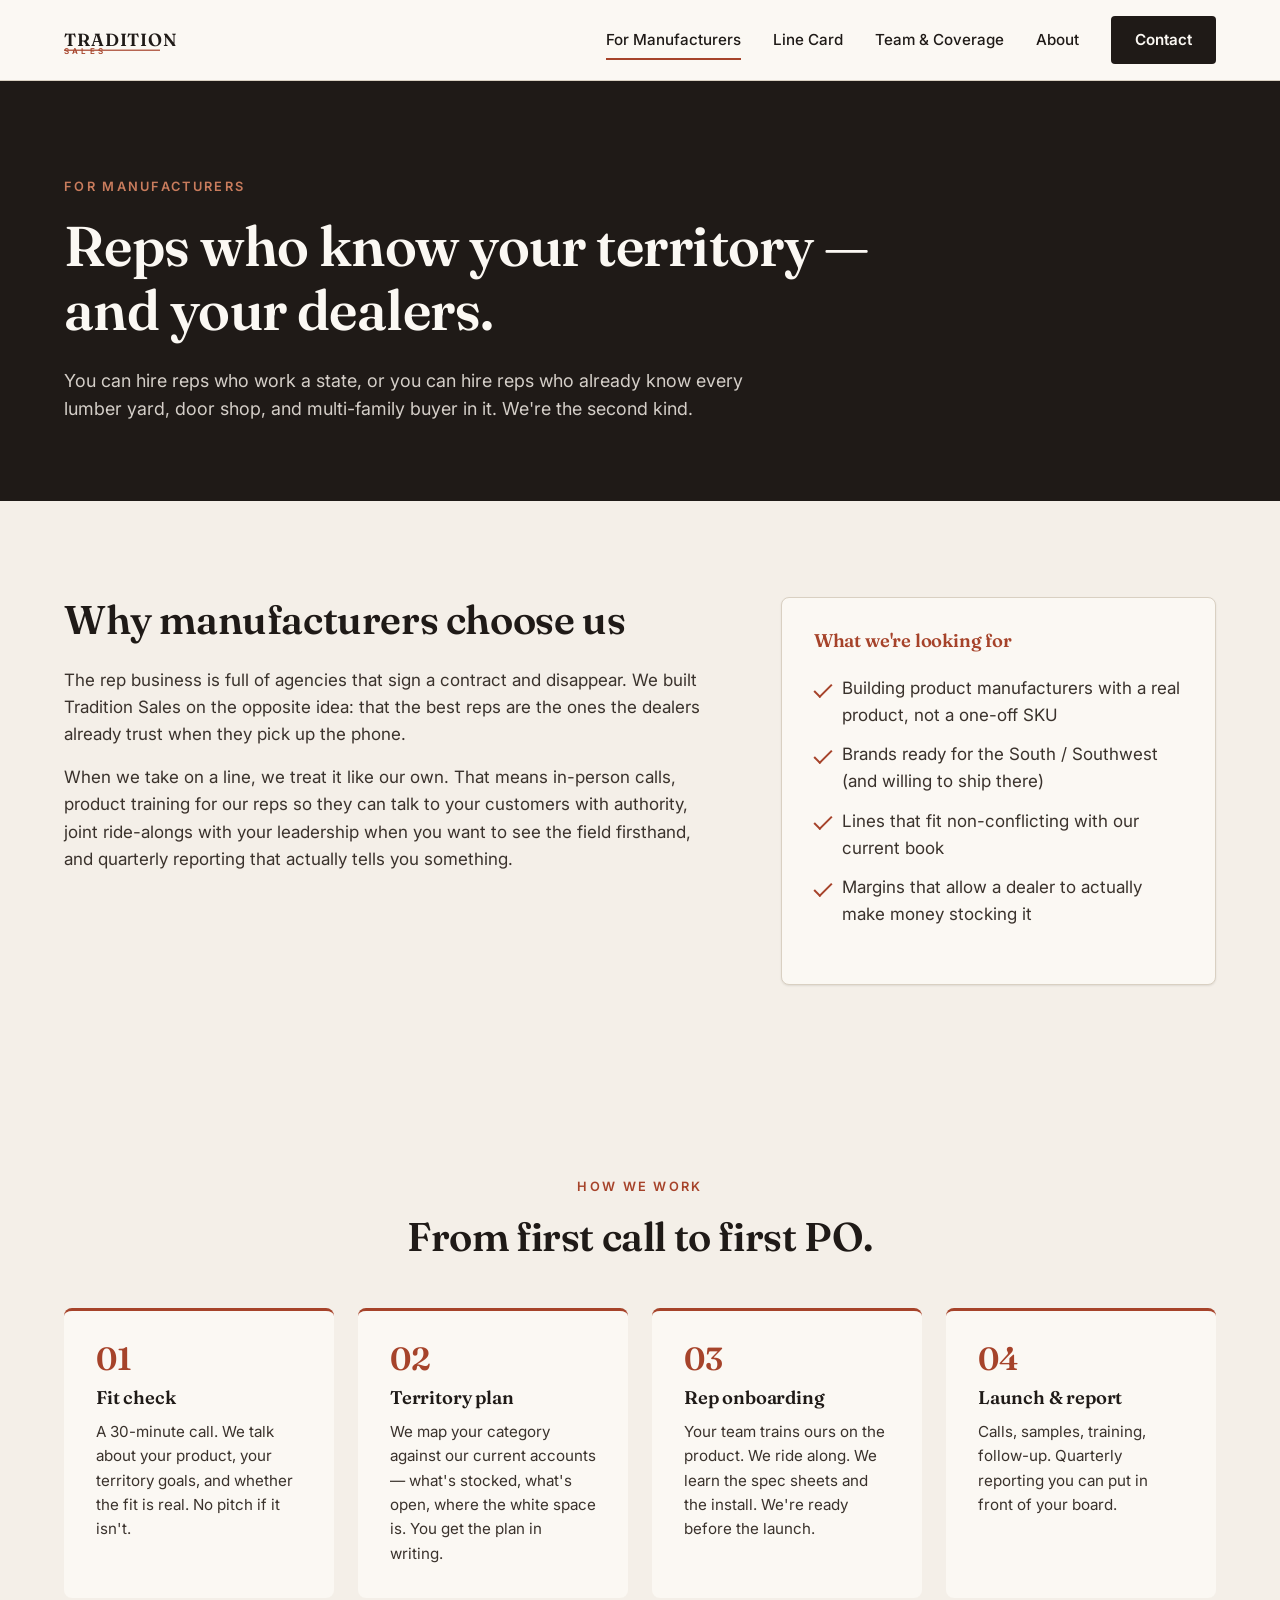
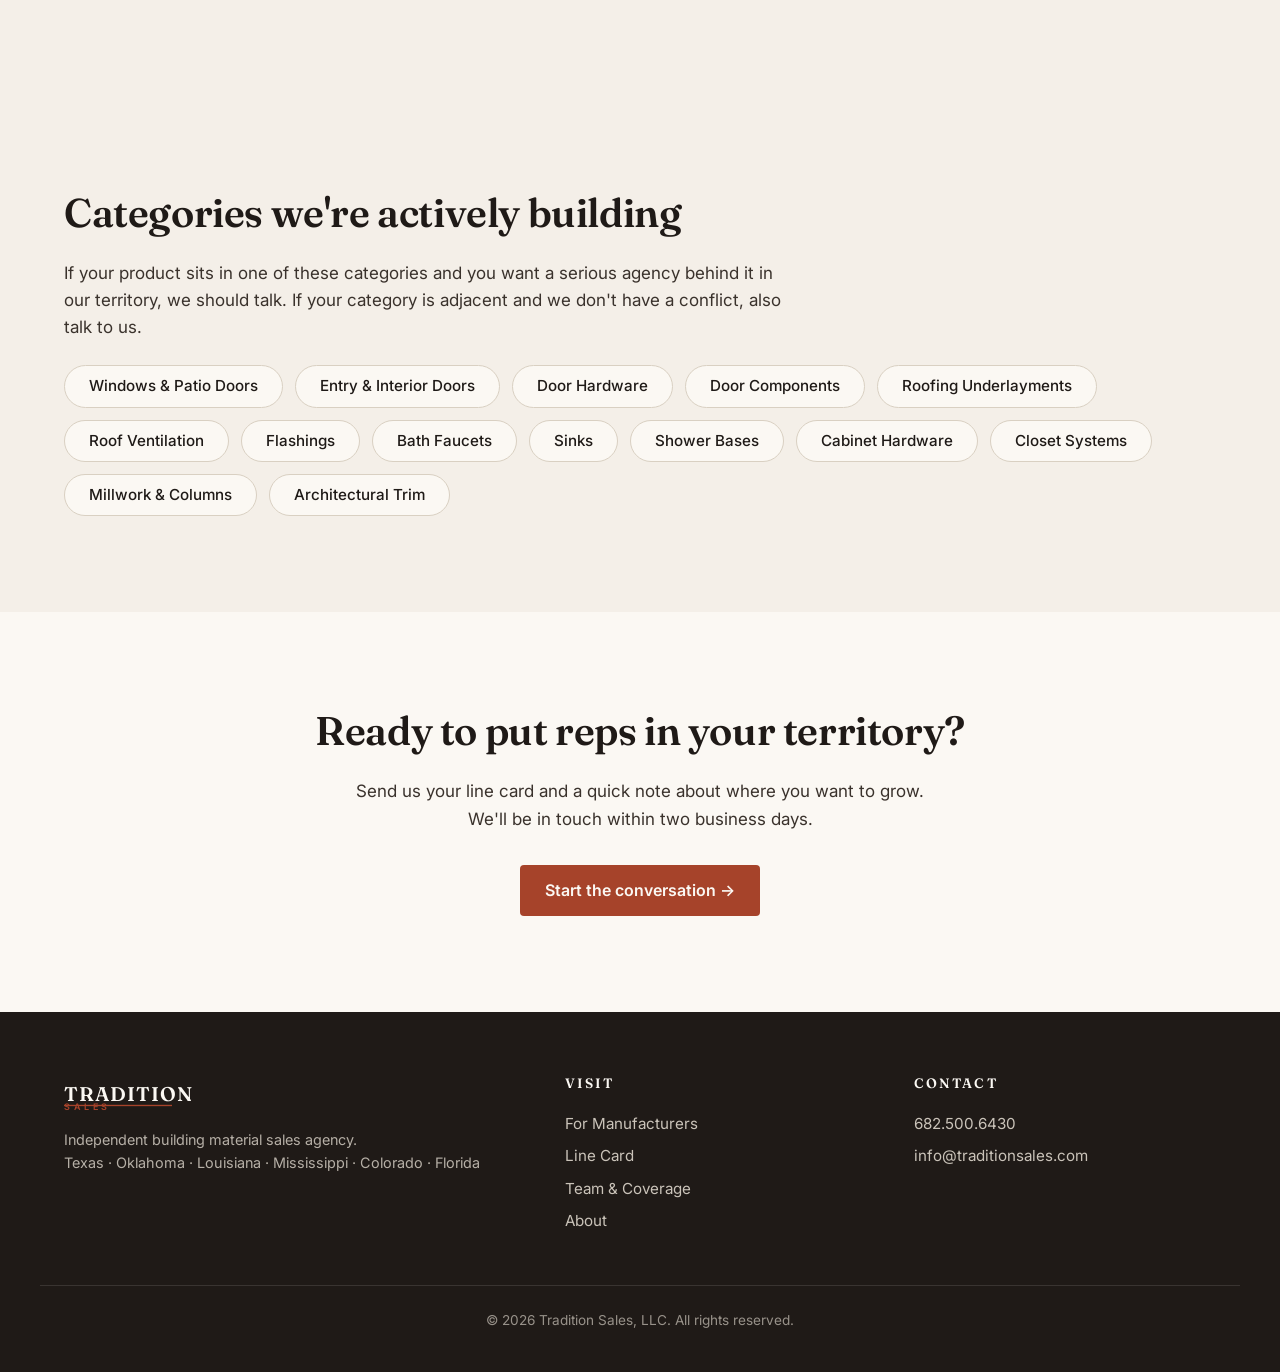
<file: manufacturers.html>
<!DOCTYPE html>
<!--
  Tradition Sales — For Manufacturers page
  Primary conversion page for the audience the site is built around.
-->
<html lang="en">
<head>
  <meta charset="UTF-8" />
  <meta name="viewport" content="width=device-width, initial-scale=1.0" />
  <title>For Manufacturers — Tradition Sales | Independent Rep Agency</title>
  <meta name="description" content="If you make building products and you want a real presence in Texas, Oklahoma, Louisiana, Mississippi, Colorado, or Florida — here's what we do, how we work, and what the relationship looks like." />
  <link rel="canonical" href="https://www.traditionsales.com/manufacturers.html" />
  <link rel="preconnect" href="https://fonts.googleapis.com" />
  <link rel="preconnect" href="https://fonts.gstatic.com" crossorigin />
  <link href="https://fonts.googleapis.com/css2?family=Fraunces:opsz,wght@9..144,400;9..144,500;9..144,600;9..144,700&family=Inter:wght@400;500;600;700&display=swap" rel="stylesheet" />
  <link rel="stylesheet" href="assets/css/style.css?v=12" />
</head>
<body>

<header class="site-header" id="site-header">
  <div class="container header-inner">
    <a href="index.html" class="brand-mark" aria-label="Tradition Sales — Home">
      <svg class="brand-logo" viewBox="0 0 200 40" aria-hidden="true">
        <text x="0" y="28" class="brand-logo-tradition">TRADITION</text>
        <text x="0" y="38" class="brand-logo-sub">SALES</text>
        <rect x="0" y="32" width="120" height="1.5" class="brand-logo-rule" />
      </svg>
    </a>
    <nav class="primary-nav" aria-label="Primary">
      <a href="manufacturers.html" aria-current="page">For Manufacturers</a>
      <a href="line-card.html">Line Card</a>
      <a href="team.html">Team &amp; Coverage</a>
      <a href="about.html">About</a>
      <a href="contact.html" class="nav-cta">Contact</a>
    </nav>
    <button class="mobile-toggle" id="mobile-toggle" aria-expanded="false" aria-controls="mobile-nav" aria-label="Open menu">
      <span></span><span></span><span></span>
    </button>
  </div>
  <div class="mobile-nav" id="mobile-nav" hidden>
    <a href="manufacturers.html">For Manufacturers</a>
    <a href="line-card.html">Line Card</a>
    <a href="team.html">Team &amp; Coverage</a>
    <a href="about.html">About</a>
    <a href="contact.html" class="mobile-cta">Contact</a>
  </div>
</header>

<main>

<!-- HERO: manufacturer-focused -->
<section class="page-hero">
  <div class="container">
    <p class="eyebrow">For manufacturers</p>
    <h1 class="page-title">
      Reps who know your territory — and your dealers.
    </h1>
    <p class="page-sub">
      You can hire reps who work a state, or you can hire reps who already know every lumber yard, door shop,
      and multi-family buyer in it. We're the second kind.
    </p>
  </div>
</section>


<!-- WHY TRADITION -->
<section class="content-section">
  <div class="container">
    <div class="two-col">

      <div>
        <h2 class="section-title">Why manufacturers choose us</h2>
        <p class="section-body">
          The rep business is full of agencies that sign a contract and disappear.
          We built Tradition Sales on the opposite idea: that the best reps are the ones
          the dealers already trust when they pick up the phone.
        </p>
        <p class="section-body">
          When we take on a line, we treat it like our own. That means in-person calls,
          product training for our reps so they can talk to your customers with authority,
          joint ride-alongs with your leadership when you want to see the field firsthand,
          and quarterly reporting that actually tells you something.
        </p>
      </div>

      <div class="side-card">
        <h3 class="side-card-title">What we're looking for</h3>
        <ul class="check-list">
          <li>Building product manufacturers with a real product, not a one-off SKU</li>
          <li>Brands ready for the South / Southwest (and willing to ship there)</li>
          <li>Lines that fit non-conflicting with our current book</li>
          <li>Margins that allow a dealer to actually make money stocking it</li>
        </ul>
      </div>

    </div>
  </div>
</section>


<!-- HOW WE WORK — process -->
<section class="process-section">
  <div class="container">
    <p class="section-eyebrow center">How we work</p>
    <h2 class="section-title center">From first call to first PO.</h2>

    <div class="process-grid">

      <div class="process-step">
        <div class="process-num">01</div>
        <h3>Fit check</h3>
        <p>A 30-minute call. We talk about your product, your territory goals, and whether the fit is real. No pitch if it isn't.</p>
      </div>

      <div class="process-step">
        <div class="process-num">02</div>
        <h3>Territory plan</h3>
        <p>We map your category against our current accounts — what's stocked, what's open, where the white space is. You get the plan in writing.</p>
      </div>

      <div class="process-step">
        <div class="process-num">03</div>
        <h3>Rep onboarding</h3>
        <p>Your team trains ours on the product. We ride along. We learn the spec sheets and the install. We're ready before the launch.</p>
      </div>

      <div class="process-step">
        <div class="process-num">04</div>
        <h3>Launch &amp; report</h3>
        <p>Calls, samples, training, follow-up. Quarterly reporting you can put in front of your board.</p>
      </div>

    </div>
  </div>
</section>


<!-- CATEGORIES — what we cover -->
<section class="content-section">
  <div class="container">
    <h2 class="section-title">Categories we're actively building</h2>
    <p class="section-body" style="max-width: 720px;">
      If your product sits in one of these categories and you want a serious agency behind it in our territory,
      we should talk. If your category is adjacent and we don't have a conflict, also talk to us.
    </p>

    <div class="cat-pills">
      <span class="cat-pill">Windows &amp; Patio Doors</span>
      <span class="cat-pill">Entry &amp; Interior Doors</span>
      <span class="cat-pill">Door Hardware</span>
      <span class="cat-pill">Door Components</span>
      <span class="cat-pill">Roofing Underlayments</span>
      <span class="cat-pill">Roof Ventilation</span>
      <span class="cat-pill">Flashings</span>
      <span class="cat-pill">Bath Faucets</span>
      <span class="cat-pill">Sinks</span>
      <span class="cat-pill">Shower Bases</span>
      <span class="cat-pill">Cabinet Hardware</span>
      <span class="cat-pill">Closet Systems</span>
      <span class="cat-pill">Millwork &amp; Columns</span>
      <span class="cat-pill">Architectural Trim</span>
    </div>
  </div>
</section>


<!-- FINAL CTA -->
<section class="final-cta">
  <div class="container center">
    <h2 class="section-title">Ready to put reps in your territory?</h2>
    <p class="section-body" style="max-width: 600px; margin: 0 auto 2rem;">
      Send us your line card and a quick note about where you want to grow.
      We'll be in touch within two business days.
    </p>
    <a href="contact.html" class="btn btn-primary">Start the conversation →</a>
  </div>
</section>

</main>

<footer class="site-footer">
  <div class="container footer-grid">
    <div class="footer-brand">
      <svg class="brand-logo brand-logo-light" viewBox="0 0 200 40" aria-hidden="true">
        <text x="0" y="28" class="brand-logo-tradition">TRADITION</text>
        <text x="0" y="38" class="brand-logo-sub">SALES</text>
        <rect x="0" y="32" width="120" height="1.5" class="brand-logo-rule" />
      </svg>
      <p>Independent building material sales agency.<br/>Texas · Oklahoma · Louisiana · Mississippi · Colorado · Florida</p>
    </div>
    <div class="footer-col">
      <h4>Visit</h4>
      <a href="manufacturers.html">For Manufacturers</a>
      <a href="line-card.html">Line Card</a>
      <a href="team.html">Team &amp; Coverage</a>
      <a href="about.html">About</a>
    </div>
    <div class="footer-col">
      <h4>Contact</h4>
      <a href="tel:16825006430">682.500.6430</a>
      <a href="mailto:info@traditionsales.com">info@traditionsales.com</a>
    </div>
  </div>
  <div class="container footer-bottom">
    <p>&copy; 2026 Tradition Sales, LLC. All rights reserved.</p>
  </div>
</footer>

<script src="assets/js/main.js?v=12"></script>
</body>
</html>
</file>
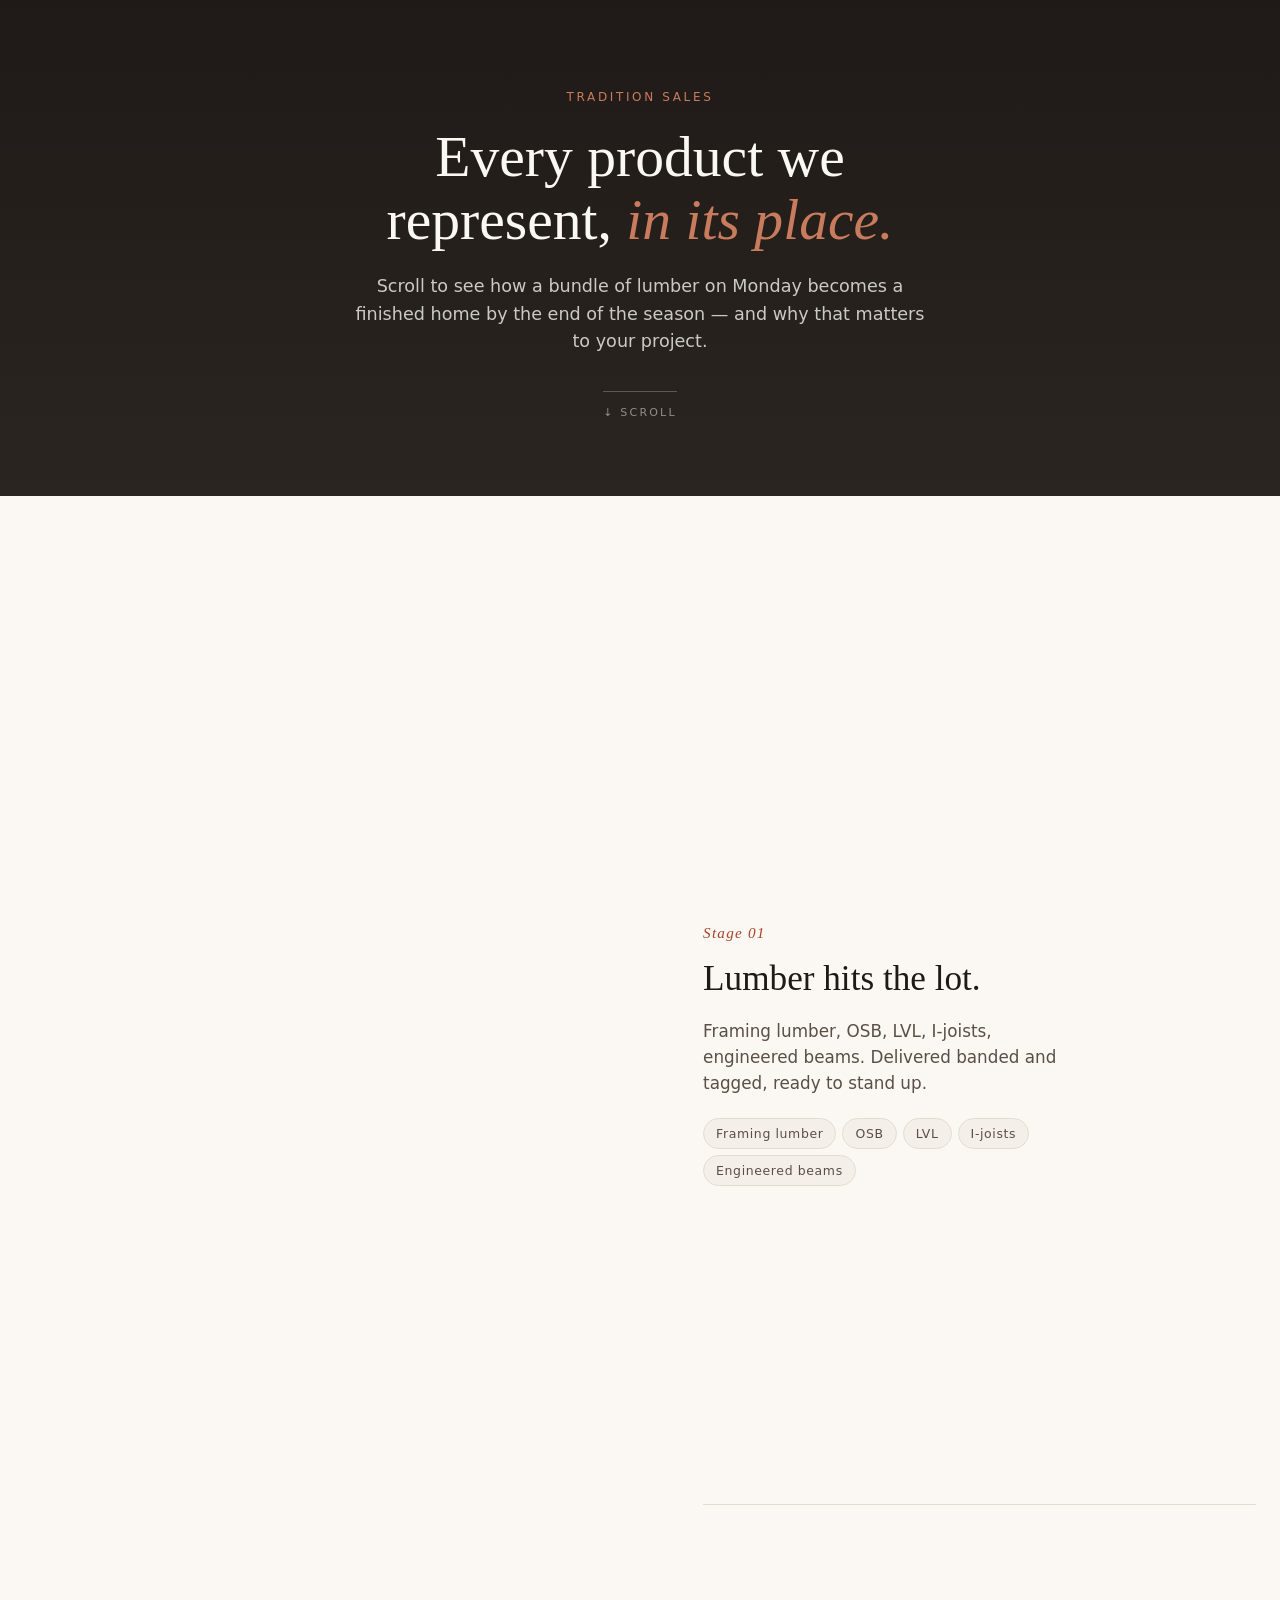
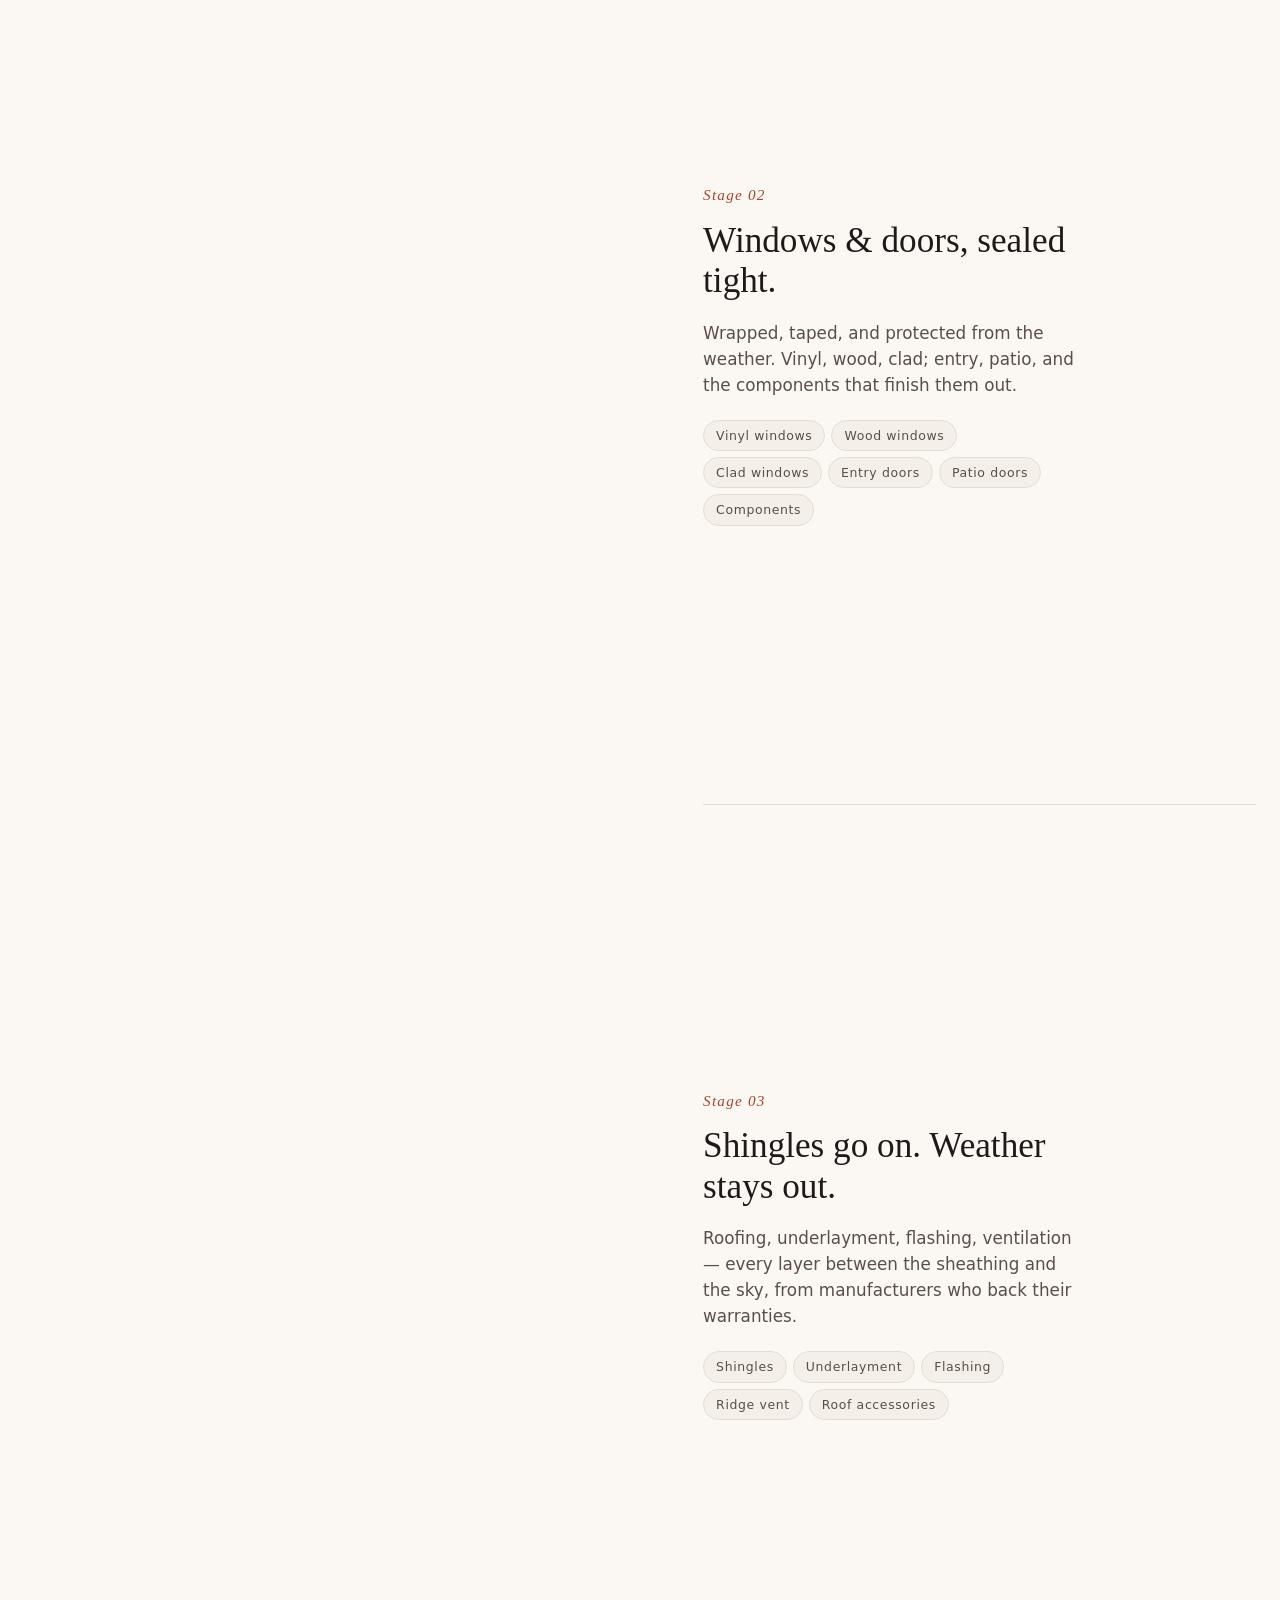
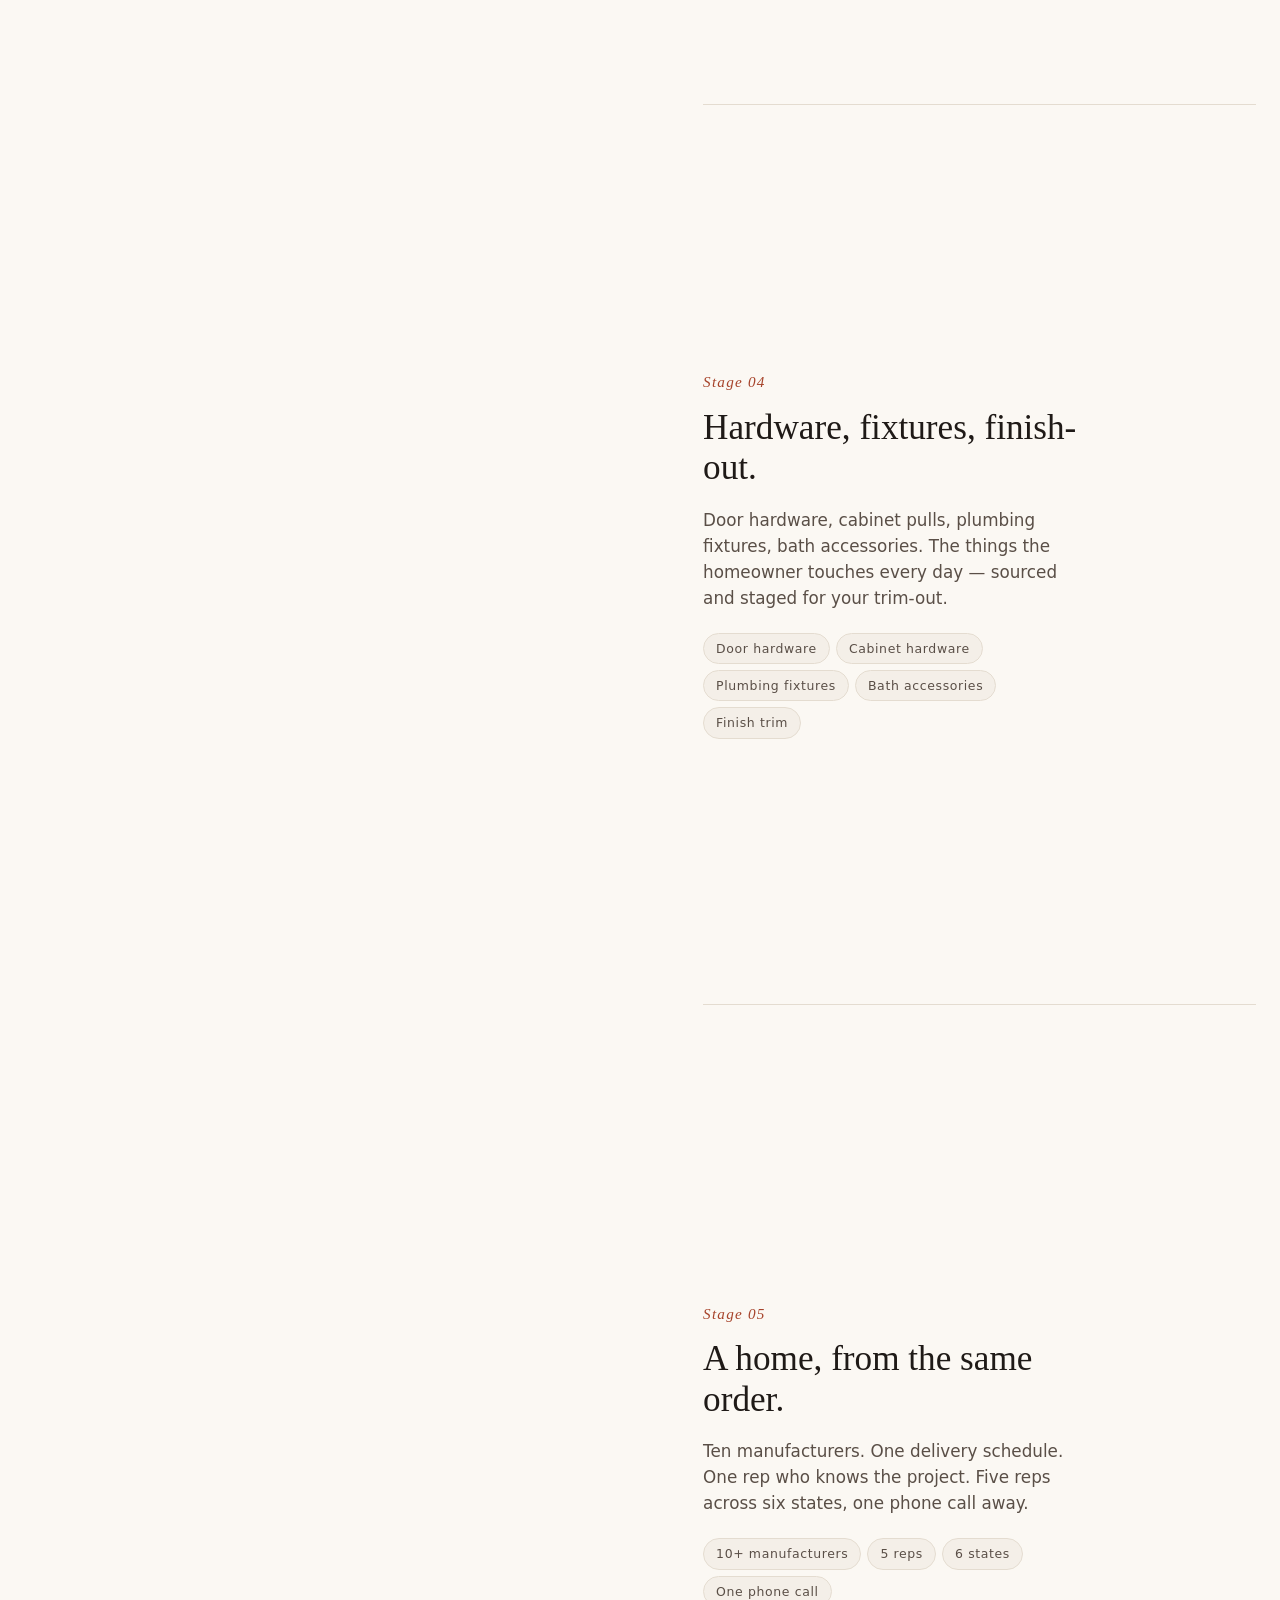
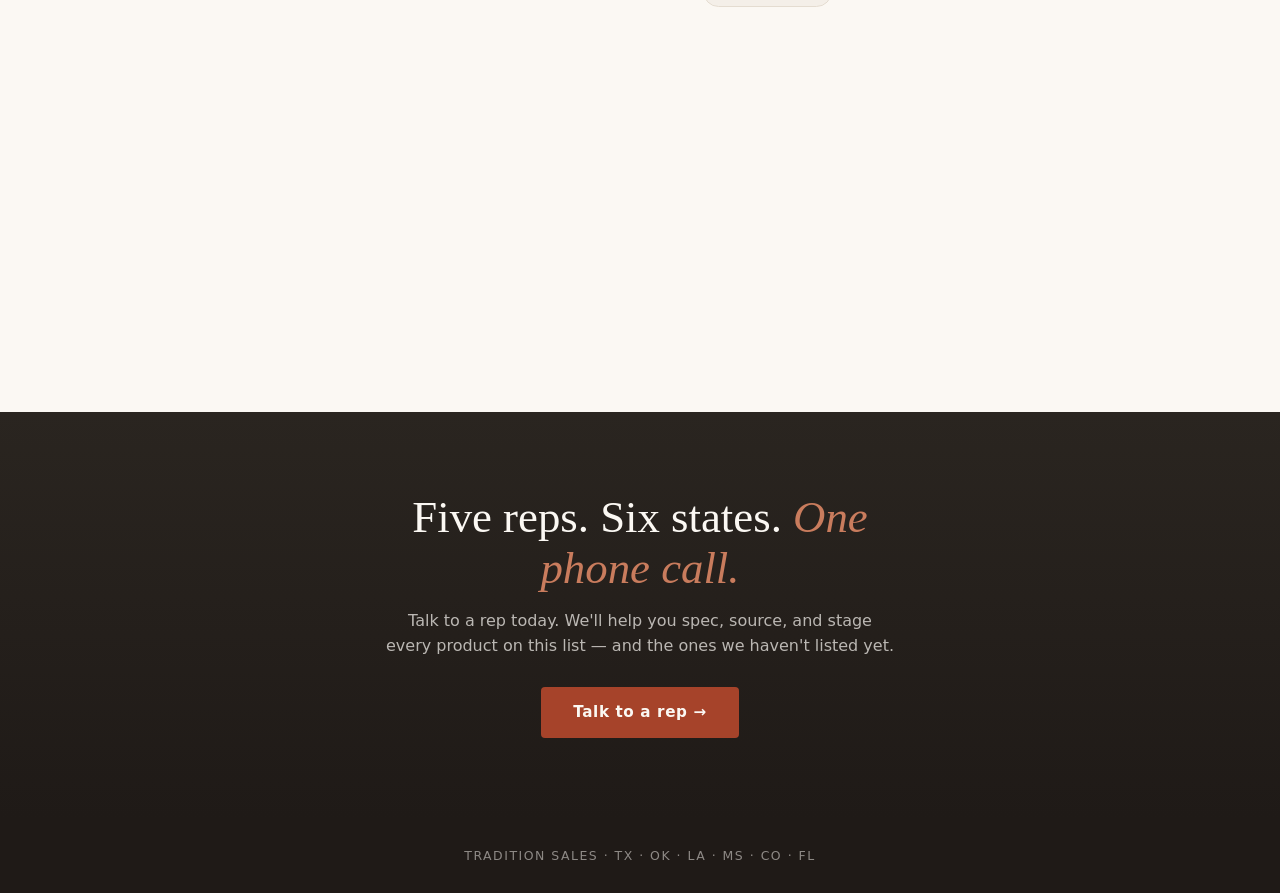
<file: scrolly-demo.html>
<!DOCTYPE html>
<html lang="en">
<head>
<meta charset="UTF-8">
<meta name="viewport" content="width=device-width, initial-scale=1.0">
<title>Tradition Sales — From Yard to Home (Scrollytelling)</title>
<style>
:root{
  --c-rust:#A6432A;
  --c-rust-soft:#C97C5D;
  --c-cream:#FBF8F3;
  --c-bone:#F4EFE8;
  --c-charcoal:#1F1A17;
  --c-charcoal-soft:#5A4F47;
  --c-line:#E4DCD0;
  --c-roof:#4A3F36;
  --c-window-frame:#FBF8F3;
  --c-tape:#D8C9A8;
  --c-lumber:#C49A6C;
  --c-lumber-dark:#8B6840;
  --c-shingle:#3D3530;
  --c-siding:#D9C7A8;
  --c-warm:#F4D08A;
  --ease-out: cubic-bezier(.16,.84,.44,1);
}

*{box-sizing:border-box;margin:0;padding:0}

body{
  font-family: ui-sans-serif, system-ui, -apple-system, "Helvetica Neue", Arial, sans-serif;
  background: var(--c-cream);
  color: var(--c-charcoal);
  line-height: 1.55;
  -webkit-font-smoothing: antialiased;
}

.serif{ font-family: "Georgia", "Times New Roman", serif; }

/* ============ HERO ============ */
.ts-hero{
  background: linear-gradient(180deg, var(--c-charcoal) 0%, #2a2520 100%);
  color: var(--c-cream);
  padding: 88px 24px 72px;
  text-align: center;
}
.ts-hero .eyebrow{
  font-size: 12px;
  letter-spacing: 0.22em;
  text-transform: uppercase;
  color: var(--c-rust-soft);
  margin-bottom: 18px;
}
.ts-hero h1{
  font-family: Georgia, "Times New Roman", serif;
  font-size: clamp(2rem, 5.5vw, 3.6rem);
  line-height: 1.1;
  font-weight: 400;
  max-width: 18ch;
  margin: 0 auto 22px;
}
.ts-hero h1 em{ font-style: italic; color: var(--c-rust-soft); }
.ts-hero p{
  font-size: clamp(0.98rem, 1.8vw, 1.1rem);
  color: rgba(251,248,243,.78);
  max-width: 36rem;
  margin: 0 auto;
}
.ts-hero .scroll-hint{
  display: inline-block;
  margin-top: 36px;
  font-size: 11px;
  letter-spacing: 0.2em;
  text-transform: uppercase;
  color: rgba(251,248,243,.5);
  border-top: 1px solid rgba(251,248,243,.25);
  padding-top: 12px;
}

/* ============ SCROLLY CONTAINER ============ */
.ts-scrolly{
  display: grid;
  grid-template-columns: 1.05fr 1fr;
  max-width: 1280px;
  margin: 0 auto;
  padding: 0 24px;
  gap: 0;
}

/* sticky visual column */
.ts-visual-col{
  position: relative;
}
.ts-sticky-visual{
  position: sticky;
  top: 0;
  height: 100vh;
  display: flex;
  align-items: center;
  justify-content: center;
  padding: 24px;
}
.ts-stage{
  position: relative;
  width: min(100%, 460px);
  max-height: 460px;
  aspect-ratio: 1 / 1;
  display: grid;
  flex-shrink: 0;
}

/* Each layer is a separate SVG/div, stacked via grid. Default invisible. */
.ts-layer{
  grid-area: 1 / 1;
  opacity: 0;
  transition: opacity 0.4s var(--ease-out);
  pointer-events: none;
}
.ts-layer.active{ opacity: 1; }

.ts-svg{ width: 100%; height: 100%; display: block; }

/* caption underneath visual */
.ts-stage-caption{
  position: absolute;
  bottom: 16px;
  left: 50%;
  transform: translateX(-50%);
  font-size: 11px;
  letter-spacing: 0.22em;
  text-transform: uppercase;
  color: var(--c-charcoal-soft);
  background: rgba(251,248,243,.85);
  backdrop-filter: blur(4px);
  padding: 6px 14px;
  border-radius: 999px;
  white-space: nowrap;
}

/* text panels column */
.ts-panels-col{
  position: relative;
  padding: 12vh 0 12vh 8%;
}
.ts-panel{
  min-height: 100vh;
  display: flex;
  flex-direction: column;
  justify-content: center;
  padding: 60px 0;
}
.ts-panel + .ts-panel{ border-top: 1px solid var(--c-line); }

.ts-stage-num{
  font-family: Georgia, "Times New Roman", serif;
  font-style: italic;
  font-size: 0.95rem;
  color: var(--c-rust);
  letter-spacing: 0.08em;
  margin-bottom: 14px;
}
.ts-panel h2{
  font-family: Georgia, "Times New Roman", serif;
  font-size: clamp(1.65rem, 3vw, 2.2rem);
  line-height: 1.15;
  font-weight: 400;
  margin-bottom: 18px;
  color: var(--c-charcoal);
  max-width: 22ch;
}
.ts-panel p.lede{
  font-size: 1.05rem;
  color: var(--c-charcoal-soft);
  max-width: 36ch;
  margin-bottom: 22px;
}
.ts-products{
  list-style: none;
  display: flex;
  flex-wrap: wrap;
  gap: 6px;
  max-width: 36ch;
}
.ts-products li{
  font-size: 0.78rem;
  letter-spacing: 0.05em;
  color: var(--c-charcoal-soft);
  background: var(--c-bone);
  border: 1px solid var(--c-line);
  border-radius: 999px;
  padding: 5px 12px;
}

/* ============ SCROLL-DRIVEN ANIMATIONS ============ */
/* Each panel declares a view-timeline. The layers' opacity is animated along the timeline. */
.ts-panel:nth-of-type(1){ view-timeline: --tl-stage-1 block; }
.ts-panel:nth-of-type(2){ view-timeline: --tl-stage-2 block; }
.ts-panel:nth-of-type(3){ view-timeline: --tl-stage-3 block; }
.ts-panel:nth-of-type(4){ view-timeline: --tl-stage-4 block; }
.ts-panel:nth-of-type(5){ view-timeline: --tl-stage-5 block; }

html { timeline-scope: --tl-stage-1, --tl-stage-2, --tl-stage-3, --tl-stage-4, --tl-stage-5; }

/* Layer 1: visible during panel 1's mid range */
.ts-layer-1{
  animation: layerShow linear forwards;
  animation-timeline: --tl-stage-1;
  animation-range: cover 30% cover 70%;
}
.ts-layer-2{
  animation: layerShow linear forwards;
  animation-timeline: --tl-stage-2;
  animation-range: cover 30% cover 70%;
}
.ts-layer-3{
  animation: layerShow linear forwards;
  animation-timeline: --tl-stage-3;
  animation-range: cover 30% cover 70%;
}
.ts-layer-4{
  animation: layerShow linear forwards;
  animation-timeline: --tl-stage-4;
  animation-range: cover 30% cover 70%;
}
.ts-layer-5{
  animation: layerShow linear forwards;
  animation-timeline: --tl-stage-5;
  animation-range: cover 30% cover 70%;
}

@keyframes layerShow{
  0%   { opacity: 0; }
  40%  { opacity: 1; }
  100% { opacity: 1; }
}

/* Stage caption text sync */
.ts-stage-caption{
  animation: captionSwap linear forwards;
}
.ts-cap-1{
  animation-timeline: --tl-stage-1;
  animation-range: cover 30% cover 70%;
}
.ts-cap-2{
  animation-timeline: --tl-stage-2;
  animation-range: cover 30% cover 70%;
}
.ts-cap-3{
  animation-timeline: --tl-stage-3;
  animation-range: cover 30% cover 70%;
}
.ts-cap-4{
  animation-timeline: --tl-stage-4;
  animation-range: cover 30% cover 70%;
}
.ts-cap-5{
  animation-timeline: --tl-stage-5;
  animation-range: cover 30% cover 70%;
}

@keyframes capShow{
  0%{opacity:0}
  40%{opacity:1}
  100%{opacity:1}
}
.ts-cap-1,.ts-cap-2,.ts-cap-3,.ts-cap-4,.ts-cap-5{
  animation-name: capShow;
  opacity:0;
}

/* ============ CTA + FOOTER ============ */
.ts-cta{
  background: linear-gradient(180deg, #2a2520 0%, var(--c-charcoal) 100%);
  color: var(--c-cream);
  text-align: center;
  padding: 80px 24px;
}
.ts-cta h2{
  font-family: Georgia, serif;
  font-size: clamp(1.8rem, 4vw, 2.8rem);
  line-height: 1.15;
  font-weight: 400;
  max-width: 22ch;
  margin: 0 auto 14px;
}
.ts-cta h2 em{ font-style: italic; color: var(--c-rust-soft); }
.ts-cta p{
  color: rgba(251,248,243,.7);
  max-width: 32rem;
  margin: 0 auto 28px;
}
.ts-cta .btn{
  display: inline-block;
  background: var(--c-rust);
  color: var(--c-cream);
  text-decoration: none;
  padding: 14px 32px;
  border-radius: 4px;
  font-weight: 600;
  letter-spacing: 0.04em;
  font-size: 0.95rem;
}
.ts-cta .btn:hover{ background: var(--c-rust-soft); }

.ts-footer{
  background: var(--c-charcoal);
  color: rgba(251,248,243,.5);
  text-align: center;
  padding: 28px 24px;
  font-size: 0.78rem;
  letter-spacing: 0.12em;
  text-transform: uppercase;
}

/* ============ MOBILE ============ */
@media (max-width: 880px){
  .ts-scrolly{
    grid-template-columns: 1fr;
  }
  .ts-visual-col{
    position: sticky;
    top: 0;
    z-index: 5;
    background: var(--c-cream);
    height: 60vh;
  }
  .ts-sticky-visual{
    position: relative;
    height: 60vh;
    padding: 16px;
  }
  .ts-stage{ max-width: 320px; }
  .ts-panels-col{ padding: 24px 0; }
  .ts-panel{ min-height: auto; padding: 48px 0; }
}

/* ============ FALLBACK (no native scroll-driven) ============ */
@supports not ((animation-timeline: scroll()) and (animation-range: 0% 100%)){
  /* Make all layers visible — no animation but content is still readable */
  .ts-layer{ opacity: 1 !important; }
  .ts-stage-caption{ display: none; }
  .ts-stage-caption.ts-cap-1{ display: block; }
}

/* ============ REDUCED MOTION ============ */
@media (prefers-reduced-motion: reduce){
  *, *::before, *::after{
    animation-duration: 0.001ms !important;
    animation-iteration-count: 1 !important;
    transition-duration: 0.001ms !important;
  }
  .ts-layer{ opacity: 1; }
  .ts-stage-caption{ display: none; }
  .ts-stage-caption.ts-cap-1{ display: block; }
}
</style>
</head>
<body>

<!-- ===================== HERO ===================== -->
<header class="ts-hero">
  <div class="eyebrow">Tradition Sales</div>
  <h1>Every product we represent, <em>in its place.</em></h1>
  <p>Scroll to see how a bundle of lumber on Monday becomes a finished home by the end of the season — and why that matters to your project.</p>
  <div class="scroll-hint">↓ Scroll</div>
</header>

<!-- ===================== SCROLLYTELLING ===================== -->
<section class="ts-scrolly">

  <!-- LEFT: sticky visual -->
  <div class="ts-visual-col">
    <div class="ts-sticky-visual">
      <div class="ts-stage">

        <!-- LAYER 1: foundation + framing -->
        <div class="ts-layer ts-layer-1">
          <svg class="ts-svg" viewBox="0 0 400 400" xmlns="http://www.w3.org/2000/svg">
            <!-- foundation slab -->
            <rect x="40" y="320" width="320" height="20" fill="#5A4F47"/>
            <rect x="40" y="320" width="320" height="6" fill="#3A332D"/>
            <!-- studs (vertical 2x4s) -->
            <g fill="var(--c-lumber)" stroke="var(--c-lumber-dark)" stroke-width="1.5">
              <rect x="50"  y="160" width="14" height="160"/>
              <rect x="90"  y="160" width="14" height="160"/>
              <rect x="130" y="160" width="14" height="160"/>
              <rect x="170" y="160" width="14" height="160"/>
              <rect x="210" y="160" width="14" height="160"/>
              <rect x="250" y="160" width="14" height="160"/>
              <rect x="290" y="160" width="14" height="160"/>
              <rect x="330" y="160" width="14" height="160"/>
            </g>
            <!-- top plate -->
            <rect x="40" y="150" width="320" height="14" fill="var(--c-lumber-dark)"/>
            <!-- bottom plate -->
            <rect x="40" y="316" width="320" height="8" fill="var(--c-lumber-dark)"/>
            <!-- window/door headers (openings marked) -->
            <rect x="105" y="150" width="60"  height="10" fill="var(--c-lumber-dark)"/>
            <rect x="190" y="150" width="80"  height="10" fill="var(--c-lumber-dark)"/>
            <rect x="295" y="150" width="55"  height="10" fill="var(--c-lumber-dark)"/>
            <!-- diagonal bracing -->
            <line x1="55" y1="170" x2="95" y2="310" stroke="var(--c-lumber-dark)" stroke-width="2"/>
            <line x1="295" y1="170" x2="335" y2="310" stroke="var(--c-lumber-dark)" stroke-width="2"/>
          </svg>
        </div>

        <!-- LAYER 2: windows + doors installed -->
        <div class="ts-layer ts-layer-2">
          <svg class="ts-svg" viewBox="0 0 400 400" xmlns="http://www.w3.org/2000/svg">
            <!-- windows (translucent glass rectangles) -->
            <g>
              <rect x="105" y="170" width="60"  height="60" fill="#A8C8D8" stroke="var(--c-charcoal)" stroke-width="2"/>
              <line x1="135" y1="170" x2="135" y2="230" stroke="var(--c-charcoal)" stroke-width="1.5"/>
              <line x1="105" y1="200" x2="165" y2="200" stroke="var(--c-charcoal)" stroke-width="1.5"/>
            </g>
            <g>
              <rect x="190" y="170" width="80"  height="80" fill="#A8C8D8" stroke="var(--c-charcoal)" stroke-width="2"/>
              <line x1="230" y1="170" x2="230" y2="250" stroke="var(--c-charcoal)" stroke-width="1.5"/>
              <line x1="190" y1="210" x2="270" y2="210" stroke="var(--c-charcoal)" stroke-width="1.5"/>
            </g>
            <g>
              <rect x="295" y="170" width="55"  height="55" fill="#A8C8D8" stroke="var(--c-charcoal)" stroke-width="2"/>
              <line x1="322" y1="170" x2="322" y2="225" stroke="var(--c-charcoal)" stroke-width="1.5"/>
            </g>
            <!-- door (with frame + handle) -->
            <g>
              <rect x="225" y="240" width="50"  height="80" fill="var(--c-charcoal-soft, #5A4F47)" stroke="var(--c-charcoal)" stroke-width="2"/>
              <rect x="232" y="248" width="36"  height="68" fill="#6E5F52"/>
              <circle cx="263" cy="282" r="2.5" fill="var(--c-rust-soft, #C97C5D)"/>
            </g>
          </svg>
        </div>

        <!-- LAYER 3: roof -->
        <div class="ts-layer ts-layer-3">
          <svg class="ts-svg" viewBox="0 0 400 400" xmlns="http://www.w3.org/2000/svg">
            <!-- roof triangle -->
            <polygon points="200,40 360,150 40,150" fill="var(--c-roof)"/>
            <!-- shingles texture -->
            <g fill="var(--c-shingle)" stroke="var(--c-charcoal)" stroke-width="0.5">
              <polygon points="200,50 280,150 200,150"/>
              <polygon points="260,90 350,150 280,150"/>
              <polygon points="140,90 200,150 120,150"/>
              <polygon points="80,110 180,150 100,150"/>
              <polygon points="200,40 200,150 160,150"/>
              <polygon points="200,40 240,150 200,150"/>
            </g>
            <!-- roof edge -->
            <line x1="40" y1="150" x2="360" y2="150" stroke="var(--c-charcoal)" stroke-width="3"/>
            <!-- ridge cap -->
            <line x1="200" y1="40" x2="200" y2="150" stroke="var(--c-shingle)" stroke-width="3"/>
          </svg>
        </div>

        <!-- LAYER 4: interior warm light through windows -->
        <div class="ts-layer ts-layer-4">
          <svg class="ts-svg" viewBox="0 0 400 400" xmlns="http://www.w3.org/2000/svg">
            <!-- warm glow rectangles inside the windows from layer 2 -->
            <rect x="105" y="170" width="60"  height="60" fill="var(--c-warm)" opacity="0.75"/>
            <rect x="190" y="170" width="80"  height="80" fill="var(--c-warm)" opacity="0.75"/>
            <rect x="295" y="170" width="55"  height="55" fill="var(--c-warm)" opacity="0.75"/>
            <rect x="232" y="248" width="36"  height="68" fill="var(--c-warm)" opacity="0.4"/>
          </svg>
        </div>

        <!-- LAYER 5: finished exterior (siding, full color) -->
        <div class="ts-layer ts-layer-5">
          <svg class="ts-svg" viewBox="0 0 400 400" xmlns="http://www.w3.org/2000/svg">
            <!-- siding body (covers studs) -->
            <rect x="40" y="150" width="320" height="170" fill="var(--c-siding)"/>
            <!-- siding horizontal lines -->
            <g stroke="var(--c-lumber-dark)" stroke-width="0.8" opacity="0.45">
              <line x1="40" y1="180" x2="360" y2="180"/>
              <line x1="40" y1="205" x2="360" y2="205"/>
              <line x1="40" y1="230" x2="360" y2="230"/>
              <line x1="40" y1="255" x2="360" y2="255"/>
              <line x1="40" y1="280" x2="360" y2="280"/>
              <line x1="40" y1="305" x2="360" y2="305"/>
            </g>
            <!-- window trim (over windows, crisp white) -->
            <g fill="none" stroke="var(--c-cream)" stroke-width="3">
              <rect x="103" y="168" width="64"  height="64"/>
              <rect x="188" y="168" width="84"  height="84"/>
              <rect x="293" y="168" width="59"  height="59"/>
              <rect x="223" y="238" width="54"  height="84"/>
            </g>
            <!-- door (refined) -->
            <rect x="225" y="240" width="50" height="80" fill="var(--c-rust)" stroke="var(--c-charcoal)" stroke-width="2"/>
            <rect x="232" y="248" width="36" height="68" fill="#8A3621"/>
            <circle cx="263" cy="282" r="2.5" fill="var(--c-cream)"/>
            <!-- foundation -->
            <rect x="40" y="320" width="320" height="20" fill="#3A332D"/>
            <!-- porch light -->
            <circle cx="285" cy="248" r="3" fill="var(--c-warm)" opacity="0.9"/>
          </svg>
        </div>

        <!-- caption (5 captions stacked, opacity swaps) -->
        <div class="ts-stage-caption ts-cap-1">From the yard</div>
        <div class="ts-stage-caption ts-cap-2">From the shop</div>
        <div class="ts-stage-caption ts-cap-3">From the roof</div>
        <div class="ts-stage-caption ts-cap-4">From the inside</div>
        <div class="ts-stage-caption ts-cap-5">From the same order</div>
      </div>
    </div>
  </div>

  <!-- RIGHT: 5 text panels -->
  <div class="ts-panels-col">

    <article class="ts-panel">
      <div class="ts-stage-num">Stage 01</div>
      <h2>Lumber hits the lot.</h2>
      <p class="lede">Framing lumber, OSB, LVL, I-joists, engineered beams. Delivered banded and tagged, ready to stand up.</p>
      <ul class="ts-products">
        <li>Framing lumber</li><li>OSB</li><li>LVL</li><li>I-joists</li><li>Engineered beams</li>
      </ul>
    </article>

    <article class="ts-panel">
      <div class="ts-stage-num">Stage 02</div>
      <h2>Windows &amp; doors, sealed tight.</h2>
      <p class="lede">Wrapped, taped, and protected from the weather. Vinyl, wood, clad; entry, patio, and the components that finish them out.</p>
      <ul class="ts-products">
        <li>Vinyl windows</li><li>Wood windows</li><li>Clad windows</li><li>Entry doors</li><li>Patio doors</li><li>Components</li>
      </ul>
    </article>

    <article class="ts-panel">
      <div class="ts-stage-num">Stage 03</div>
      <h2>Shingles go on. Weather stays out.</h2>
      <p class="lede">Roofing, underlayment, flashing, ventilation — every layer between the sheathing and the sky, from manufacturers who back their warranties.</p>
      <ul class="ts-products">
        <li>Shingles</li><li>Underlayment</li><li>Flashing</li><li>Ridge vent</li><li>Roof accessories</li>
      </ul>
    </article>

    <article class="ts-panel">
      <div class="ts-stage-num">Stage 04</div>
      <h2>Hardware, fixtures, finish-out.</h2>
      <p class="lede">Door hardware, cabinet pulls, plumbing fixtures, bath accessories. The things the homeowner touches every day — sourced and staged for your trim-out.</p>
      <ul class="ts-products">
        <li>Door hardware</li><li>Cabinet hardware</li><li>Plumbing fixtures</li><li>Bath accessories</li><li>Finish trim</li>
      </ul>
    </article>

    <article class="ts-panel">
      <div class="ts-stage-num">Stage 05</div>
      <h2>A home, from the same order.</h2>
      <p class="lede">Ten manufacturers. One delivery schedule. One rep who knows the project. Five reps across six states, one phone call away.</p>
      <ul class="ts-products">
        <li>10+ manufacturers</li><li>5 reps</li><li>6 states</li><li>One phone call</li>
      </ul>
    </article>

  </div>
</section>

<!-- ===================== CTA ===================== -->
<section class="ts-cta">
  <h2>Five reps. Six states. <em>One phone call.</em></h2>
  <p>Talk to a rep today. We'll help you spec, source, and stage every product on this list — and the ones we haven't listed yet.</p>
  <a href="/contact.html" class="btn">Talk to a rep →</a>
</section>

<footer class="ts-footer">
  Tradition Sales · TX · OK · LA · MS · CO · FL
</footer>

<!-- ============ OPTIONAL JS FALLBACK ============ -->
<!-- For browsers without native CSS scroll-driven animations, this small IntersectionObserver
     activates layers as their panels come into view. ~600 bytes, no dependencies. -->
<script>
(function(){
  if (CSS.supports('(animation-timeline: scroll()) and (animation-range: 0% 100%)')) {
    return; // native support, no JS needed
  }
  var panels = document.querySelectorAll('.ts-panel');
  var layers = document.querySelectorAll('.ts-layer');
  var captions = document.querySelectorAll('.ts-stage-caption');
  if (!panels.length || !('IntersectionObserver' in window)) return;

  var io = new IntersectionObserver(function(entries){
    entries.forEach(function(e){
      if (!e.isIntersecting) return;
      var idx = Array.prototype.indexOf.call(panels, e.target);
      if (idx < 0) return;
      // activate matching layer and caption
      layers.forEach(function(l){ l.classList.remove('active'); });
      captions.forEach(function(c){ c.classList.remove('active'); });
      var layer = document.querySelector('.ts-layer-' + (idx + 1));
      var cap = document.querySelector('.ts-cap-' + (idx + 1));
      if (layer) layer.classList.add('active');
      if (cap) cap.classList.add('active');
    });
  }, { threshold: [0.4] });

  panels.forEach(function(p){ io.observe(p); });
  // initially show first
  var firstL = document.querySelector('.ts-layer-1');
  var firstC = document.querySelector('.ts-cap-1');
  if (firstL) firstL.classList.add('active');
  if (firstC) firstC.classList.add('active');
})();
</script>

</body>
</html>
</file>
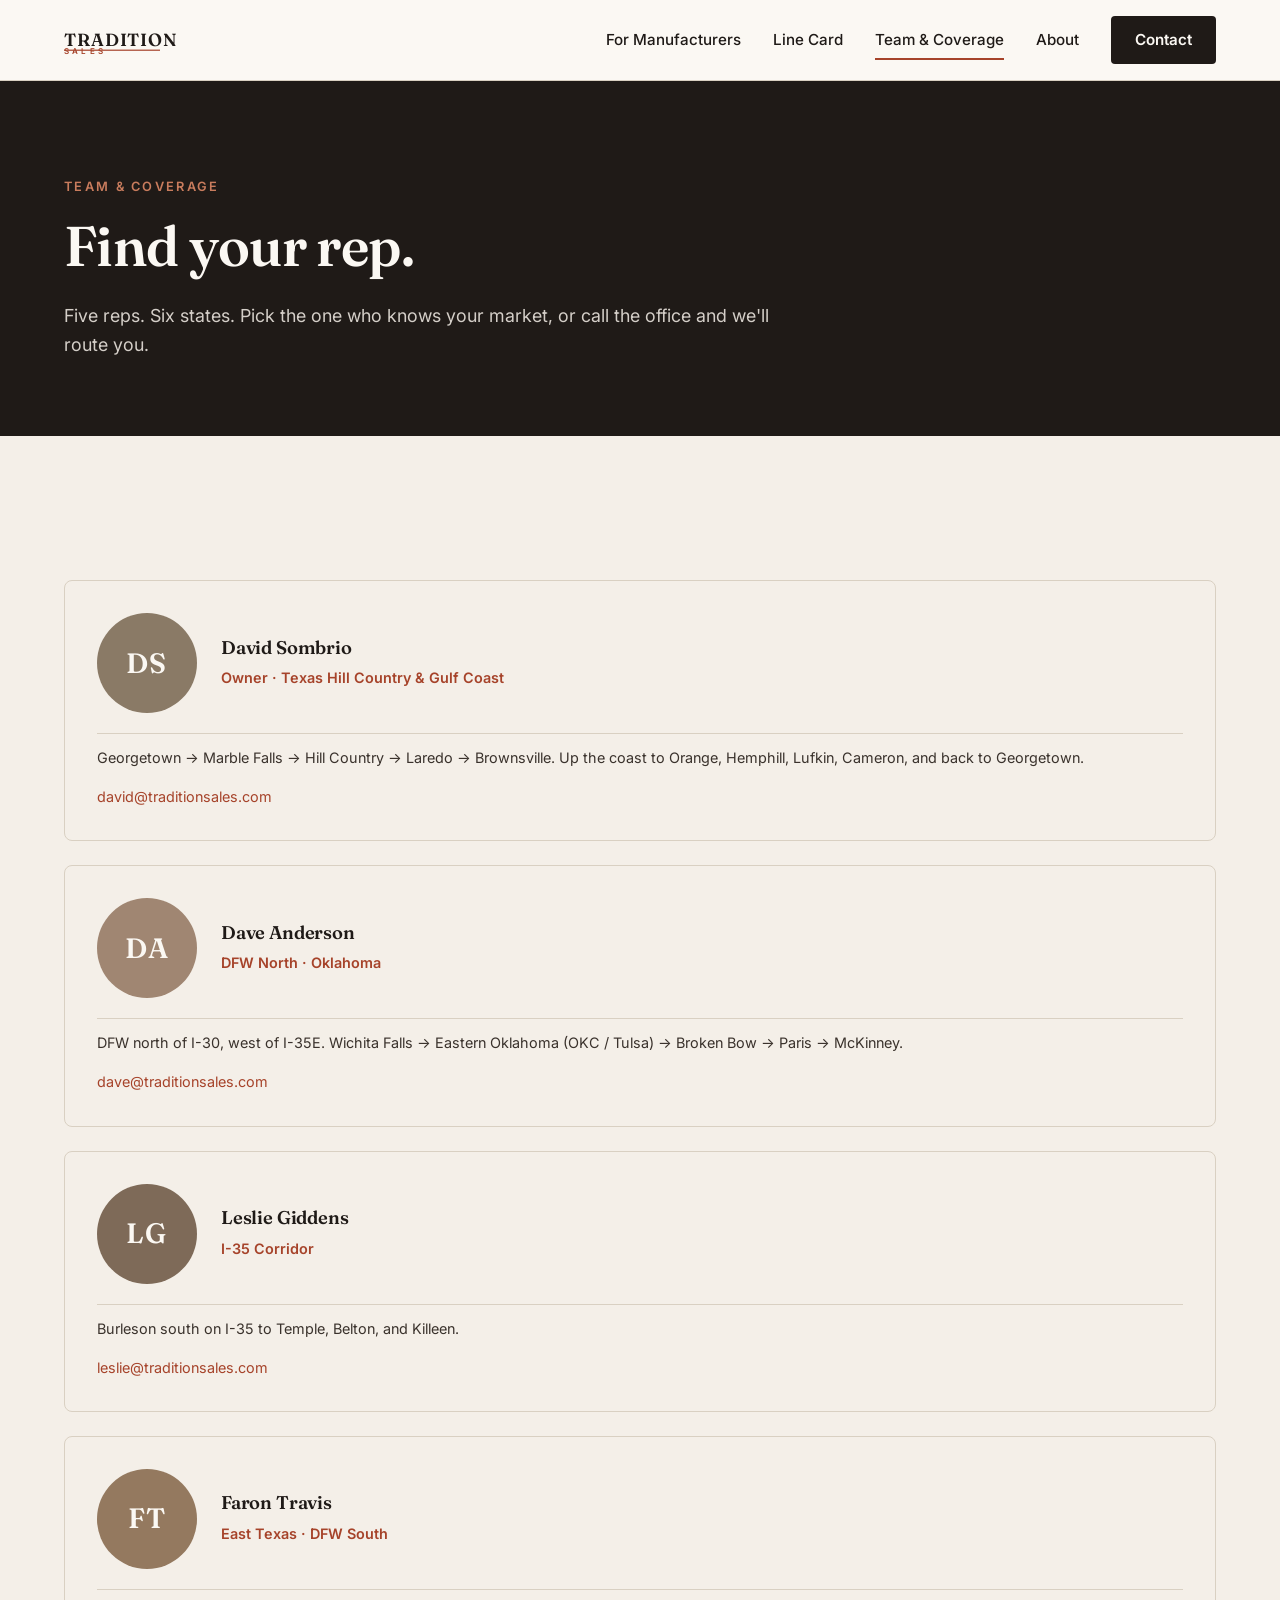
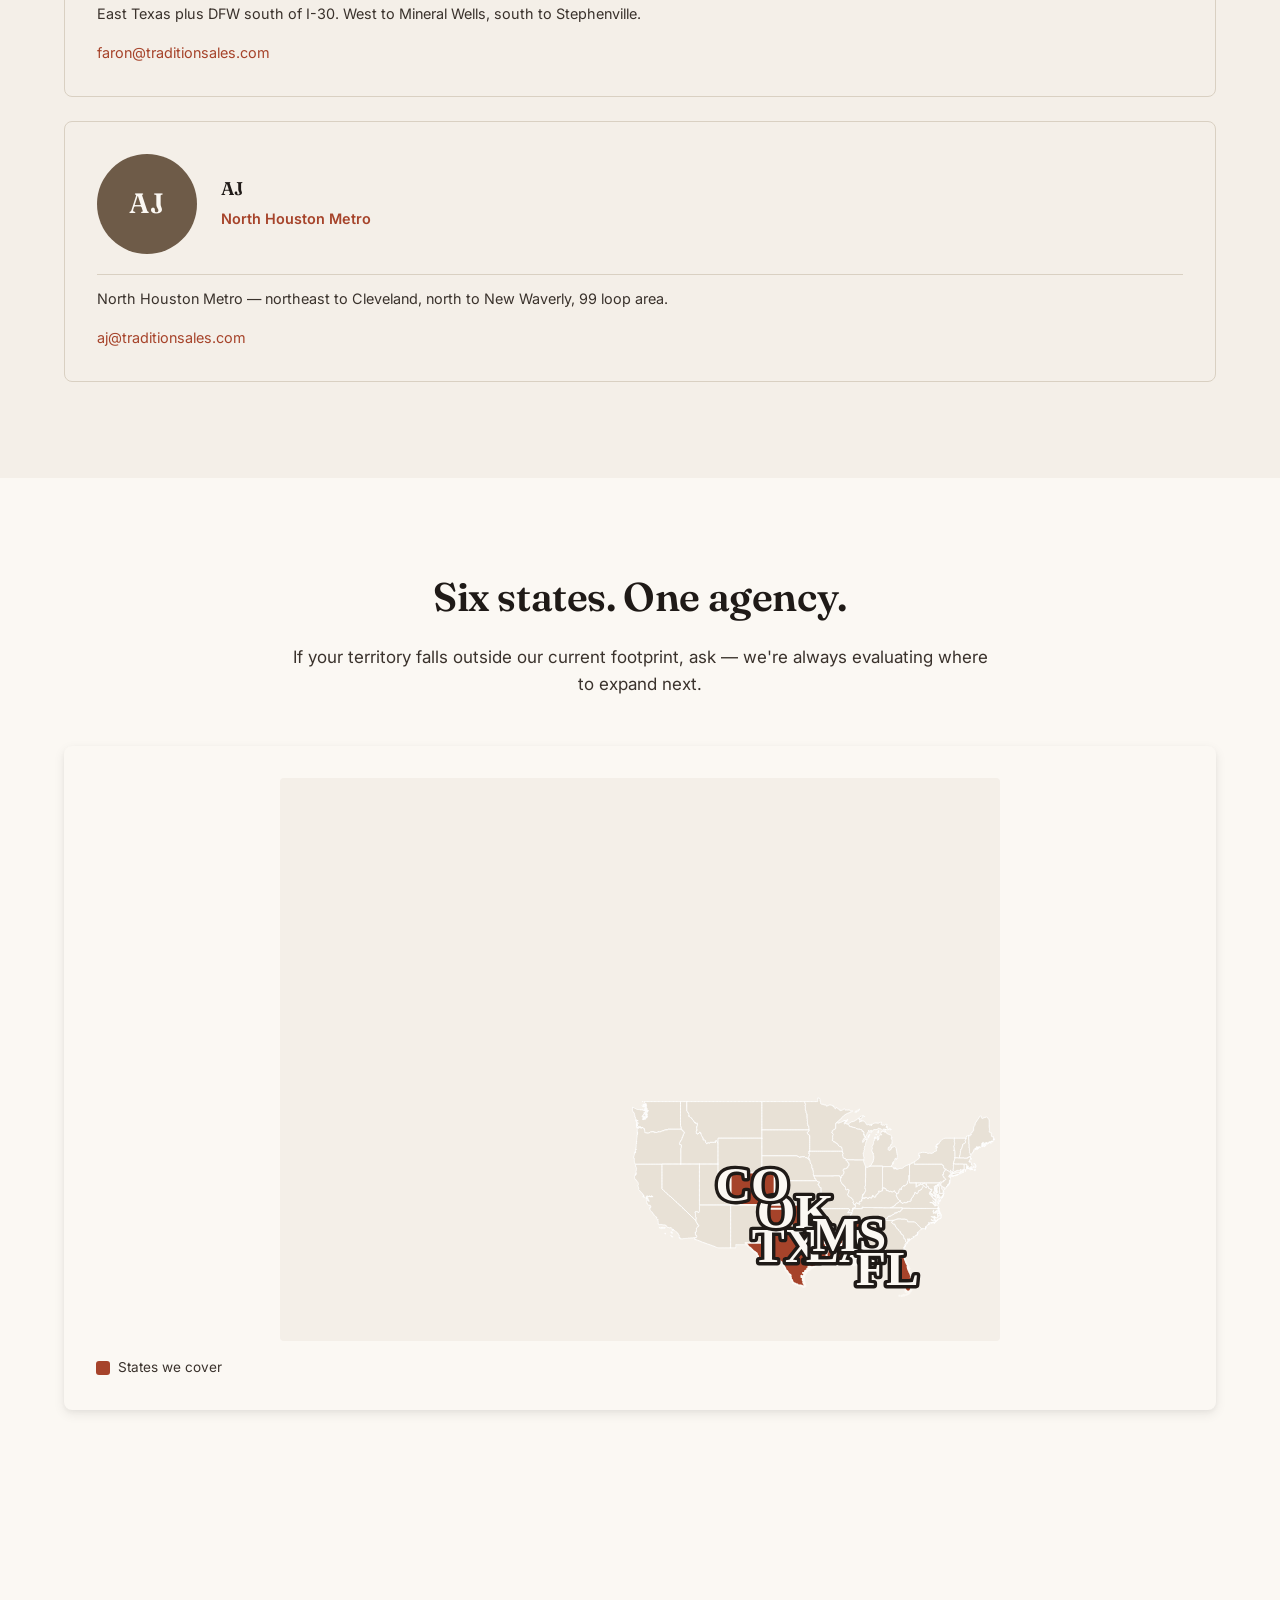
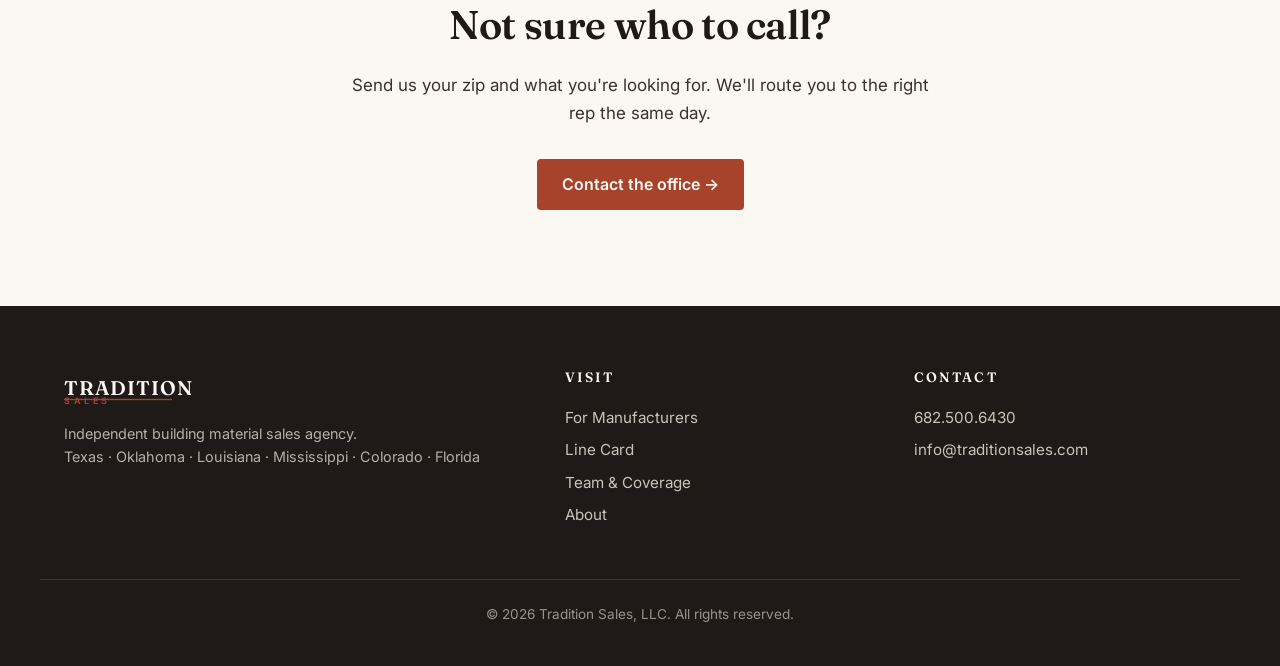
<file: team.html>
<!DOCTYPE html>
<!--
  Tradition Sales — Team & Coverage page
-->
<html lang="en">
<head>
  <meta charset="UTF-8" />
  <meta name="viewport" content="width=device-width, initial-scale=1.0" />
  <title>Team &amp; Coverage — Tradition Sales | Find Your Rep</title>
  <meta name="description" content="Meet the reps of Tradition Sales and find the one who covers your territory. Texas, Oklahoma, Louisiana, Mississippi, Colorado, and Florida." />
  <link rel="canonical" href="https://www.traditionsales.com/team.html" />
  <link rel="preconnect" href="https://fonts.googleapis.com" />
  <link rel="preconnect" href="https://fonts.gstatic.com" crossorigin />
  <link href="https://fonts.googleapis.com/css2?family=Fraunces:opsz,wght@9..144,400;9..144,500;9..144,600;9..144,700&family=Inter:wght@400;500;600;700&display=swap" rel="stylesheet" />
  <link rel="stylesheet" href="assets/css/style.css?v=12?v=3" />
</head>
<body>

<header class="site-header" id="site-header">
  <div class="container header-inner">
    <a href="index.html" class="brand-mark" aria-label="Tradition Sales — Home">
      <svg class="brand-logo" viewBox="0 0 200 40" aria-hidden="true">
        <text x="0" y="28" class="brand-logo-tradition">TRADITION</text>
        <text x="0" y="38" class="brand-logo-sub">SALES</text>
        <rect x="0" y="32" width="120" height="1.5" class="brand-logo-rule" />
      </svg>
    </a>
    <nav class="primary-nav" aria-label="Primary">
      <a href="manufacturers.html">For Manufacturers</a>
      <a href="line-card.html">Line Card</a>
      <a href="team.html" aria-current="page">Team &amp; Coverage</a>
      <a href="about.html">About</a>
      <a href="contact.html" class="nav-cta">Contact</a>
    </nav>
    <button class="mobile-toggle" id="mobile-toggle" aria-expanded="false" aria-controls="mobile-nav" aria-label="Open menu">
      <span></span><span></span><span></span>
    </button>
  </div>
  <div class="mobile-nav" id="mobile-nav" hidden>
    <a href="manufacturers.html">For Manufacturers</a>
    <a href="line-card.html">Line Card</a>
    <a href="team.html">Team &amp; Coverage</a>
    <a href="about.html">About</a>
    <a href="contact.html" class="mobile-cta">Contact</a>
  </div>
</header>

<main>

<section class="page-hero">
  <div class="container">
    <p class="eyebrow">Team &amp; coverage</p>
    <h1 class="page-title">Find your rep.</h1>
    <p class="page-sub">
      Five reps. Six states. Pick the one who knows your market, or call the office and we'll route you.
    </p>
  </div>
</section>


<!-- REP GRID -->
<section class="content-section">
  <div class="container">

    <div class="rep-grid rep-grid-full">

      <article class="rep-card rep-card-full">
        <div class="rep-photo" style="background-color:#8a7a66;">
          <span class="rep-initials">DS</span>
        </div>
        <h3 class="rep-name">David Sombrio</h3>
        <p class="rep-role">Owner · Texas Hill Country &amp; Gulf Coast</p>
        <p class="rep-territory">Georgetown → Marble Falls → Hill Country → Laredo → Brownsville. Up the coast to Orange, Hemphill, Lufkin, Cameron, and back to Georgetown.</p>
        <p class="rep-contact"><a href="mailto:david@traditionsales.com">david@traditionsales.com</a></p>
      </article>

      <article class="rep-card rep-card-full">
        <div class="rep-photo" style="background-color:#a08672;">
          <span class="rep-initials">DA</span>
        </div>
        <h3 class="rep-name">Dave Anderson</h3>
        <p class="rep-role">DFW North · Oklahoma</p>
        <p class="rep-territory">DFW north of I-30, west of I-35E. Wichita Falls → Eastern Oklahoma (OKC / Tulsa) → Broken Bow → Paris → McKinney.</p>
        <p class="rep-contact"><a href="mailto:dave@traditionsales.com">dave@traditionsales.com</a></p>
      </article>

      <article class="rep-card rep-card-full">
        <div class="rep-photo" style="background-color:#7e6a58;">
          <span class="rep-initials">LG</span>
        </div>
        <h3 class="rep-name">Leslie Giddens</h3>
        <p class="rep-role">I-35 Corridor</p>
        <p class="rep-territory">Burleson south on I-35 to Temple, Belton, and Killeen.</p>
        <p class="rep-contact"><a href="mailto:leslie@traditionsales.com">leslie@traditionsales.com</a></p>
      </article>

      <article class="rep-card rep-card-full">
        <div class="rep-photo" style="background-color:#94795f;">
          <span class="rep-initials">FT</span>
        </div>
        <h3 class="rep-name">Faron Travis</h3>
        <p class="rep-role">East Texas · DFW South</p>
        <p class="rep-territory">East Texas plus DFW south of I-30. West to Mineral Wells, south to Stephenville.</p>
        <p class="rep-contact"><a href="mailto:faron@traditionsales.com">faron@traditionsales.com</a></p>
      </article>

      <article class="rep-card rep-card-full">
        <div class="rep-photo" style="background-color:#6e5b48;">
          <span class="rep-initials">AJ</span>
        </div>
        <h3 class="rep-name">AJ</h3>
        <p class="rep-role">North Houston Metro</p>
        <p class="rep-territory">North Houston Metro — northeast to Cleveland, north to New Waverly, 99 loop area.</p>
        <p class="rep-contact"><a href="mailto:aj@traditionsales.com">aj@traditionsales.com</a></p>
      </article>

    </div>

  </div>
</section>


<!-- COVERAGE MAP -->
<section class="content-section coverage">
  <div class="container">
    <h2 class="section-title center">Six states. One agency.</h2>
    <p class="section-body center" style="max-width: 700px; margin: 0 auto 3rem;">
      If your territory falls outside our current footprint, ask — we're always evaluating where to expand next.
    </p>

    <div class="coverage-map-wrap">
      <div class="us-map-wrap">
        <object id="us-map-object-team" type="image/svg+xml" data="assets/img/map/us-states.svg?v=14" aria-label="United States map with covered states highlighted" class="us-map-object"></object>
      </div>
      <div class="map-legend">
        <span class="map-legend-swatch"></span>
        <span>States we cover</span>
      </div>
    </div>
  </div>
</section>


<!-- FINAL CTA -->
<section class="final-cta">
  <div class="container center">
    <h2 class="section-title">Not sure who to call?</h2>
    <p class="section-body" style="max-width: 600px; margin: 0 auto 2rem;">
      Send us your zip and what you're looking for. We'll route you to the right rep the same day.
    </p>
    <a href="contact.html" class="btn btn-primary">Contact the office →</a>
  </div>
</section>

</main>

<footer class="site-footer">
  <div class="container footer-grid">
    <div class="footer-brand">
      <svg class="brand-logo brand-logo-light" viewBox="0 0 200 40" aria-hidden="true">
        <text x="0" y="28" class="brand-logo-tradition">TRADITION</text>
        <text x="0" y="38" class="brand-logo-sub">SALES</text>
        <rect x="0" y="32" width="120" height="1.5" class="brand-logo-rule" />
      </svg>
      <p>Independent building material sales agency.<br/>Texas · Oklahoma · Louisiana · Mississippi · Colorado · Florida</p>
    </div>
    <div class="footer-col">
      <h4>Visit</h4>
      <a href="manufacturers.html">For Manufacturers</a>
      <a href="line-card.html">Line Card</a>
      <a href="team.html">Team &amp; Coverage</a>
      <a href="about.html">About</a>
    </div>
    <div class="footer-col">
      <h4>Contact</h4>
      <a href="tel:16825006430">682.500.6430</a>
      <a href="mailto:info@traditionsales.com">info@traditionsales.com</a>
    </div>
  </div>
  <div class="container footer-bottom">
    <p>&copy; 2026 Tradition Sales, LLC. All rights reserved.</p>
  </div>
</footer>

<script src="assets/js/main.js?v=12"></script>
</body>
</html>
</file>
<file: assets/css/style.css>
/* ==========================================================================
   Tradition Sales — Design System
   Tokens, reset, typography, components.
   Target: matches Squarespace Fluid Engine defaults (max-width 1440, gutter 24px).
   ========================================================================== */

/* ---------- Design Tokens ---------- */
:root {
  /* Color — warm industrial palette */
  --c-charcoal: #1F1A17;          /* deep brown-black, primary text */
  --c-charcoal-soft: #3A322C;    /* secondary text */
  --c-rust: #A6432A;              /* primary brand — burnt sienna */
  --c-rust-dark: #8C3520;
  --c-clay: #C97C5D;              /* hover / accent */
  --c-bone: #F4EFE8;              /* warm off-white background */
  --c-bone-deep: #E8E1D6;         /* secondary surface */
  --c-cream: #FBF8F3;             /* lightest */
  --c-line: #D9D0C2;              /* borders */
  --c-muted: #87796A;             /* tertiary text */

  /* Type */
  --f-display: "Fraunces", Georgia, serif;
  --f-body: "Inter", -apple-system, BlinkMacSystemFont, "Segoe UI", Helvetica, Arial, sans-serif;

  /* Spacing scale */
  --s-1: 0.25rem;
  --s-2: 0.5rem;
  --s-3: 0.75rem;
  --s-4: 1rem;
  --s-5: 1.5rem;
  --s-6: 2rem;
  --s-7: 3rem;
  --s-8: 4rem;
  --s-9: 6rem;

  /* Layout */
  --container: 1200px;
  --container-narrow: 880px;
  --radius: 4px;
  --radius-lg: 8px;

  /* Shadow */
  --shadow-sm: 0 1px 2px rgba(31,26,23,0.06), 0 1px 3px rgba(31,26,23,0.04);
  --shadow-md: 0 4px 12px rgba(31,26,23,0.08), 0 2px 4px rgba(31,26,23,0.04);
  --shadow-lg: 0 12px 32px rgba(31,26,23,0.10), 0 4px 8px rgba(31,26,23,0.05);
}

/* ---------- Reset ---------- */
*, *::before, *::after { box-sizing: border-box; }
html { -webkit-text-size-adjust: 100%; scroll-behavior: smooth; }
body {
  margin: 0;
  font-family: var(--f-body);
  font-size: 17px;
  line-height: 1.6;
  color: var(--c-charcoal);
  background: var(--c-cream);
  -webkit-font-smoothing: antialiased;
  -moz-osx-font-smoothing: grayscale;
}
img, svg { display: block; max-width: 100%; height: auto; }
a { color: var(--c-rust); text-decoration: none; transition: color 0.15s ease; }
a:hover { color: var(--c-rust-dark); }
h1, h2, h3, h4 { font-family: var(--f-display); font-weight: 600; letter-spacing: -0.01em; line-height: 1.15; margin: 0 0 var(--s-4); color: var(--c-charcoal); }
h1 { font-size: clamp(2.25rem, 5vw, 3.75rem); }
h2 { font-size: clamp(1.75rem, 3.5vw, 2.5rem); }
h3 { font-size: 1.375rem; }
h4 { font-size: 1.05rem; font-weight: 600; }
p  { margin: 0 0 var(--s-4); }
ul { padding-left: 1.25rem; margin: 0 0 var(--s-4); }
li { margin-bottom: var(--s-2); }

/* ---------- Layout ---------- */
.container {
  max-width: var(--container);
  margin: 0 auto;
  padding: 0 var(--s-5);
}
.center { text-align: center; }

/* ---------- Header / Nav ---------- */
.site-header {
  position: sticky;
  top: 0;
  z-index: 100;
  background: rgba(251, 248, 243, 0.96);
  backdrop-filter: saturate(180%) blur(12px);
  -webkit-backdrop-filter: saturate(180%) blur(12px);
  border-bottom: 1px solid var(--c-line);
}
.header-inner {
  display: flex;
  align-items: center;
  justify-content: space-between;
  padding: var(--s-4) var(--s-5);
  gap: var(--s-5);
}
.brand-mark { flex-shrink: 0; }
.brand-logo { width: 160px; height: auto; }
.brand-logo-tradition {
  font-family: var(--f-display);
  font-weight: 600;
  font-size: 22px;
  fill: var(--c-charcoal);
  letter-spacing: 0.05em;
}
.brand-logo-sub {
  font-family: var(--f-body);
  font-weight: 600;
  font-size: 10px;
  fill: var(--c-rust);
  letter-spacing: 0.4em;
}
.brand-logo-rule { fill: var(--c-rust); }

.brand-logo-light .brand-logo-tradition { fill: var(--c-cream); }

.primary-nav {
  display: flex;
  align-items: center;
  gap: var(--s-6);
}
.primary-nav a {
  color: var(--c-charcoal);
  font-weight: 500;
  font-size: 0.95rem;
  position: relative;
  padding: var(--s-2) 0;
}
.primary-nav a::after {
  content: "";
  position: absolute;
  left: 0; right: 0;
  bottom: 0;
  height: 2px;
  background: var(--c-rust);
  transform: scaleX(0);
  transition: transform 0.2s ease;
}
.primary-nav a:hover::after,
.primary-nav a[aria-current="page"]::after { transform: scaleX(1); }
.primary-nav a.nav-cta {
  background: var(--c-charcoal);
  color: var(--c-cream);
  padding: var(--s-3) var(--s-5);
  border-radius: var(--radius);
  font-weight: 600;
}
.primary-nav a.nav-cta::after { display: none; }
.primary-nav a.nav-cta:hover { background: var(--c-rust); color: var(--c-cream); }

.mobile-toggle {
  display: none;
  background: none;
  border: 0;
  padding: var(--s-2);
  cursor: pointer;
  flex-direction: column;
  gap: 4px;
}
.mobile-toggle span {
  width: 24px; height: 2px;
  background: var(--c-charcoal);
  transition: 0.2s ease;
}

.mobile-nav {
  display: none;
  flex-direction: column;
  padding: var(--s-4) var(--s-5) var(--s-5);
  background: var(--c-cream);
  border-top: 1px solid var(--c-line);
}
.mobile-nav a {
  padding: var(--s-3) 0;
  color: var(--c-charcoal);
  font-weight: 500;
  border-bottom: 1px solid var(--c-line);
}
.mobile-nav a:last-child { border-bottom: 0; }
.mobile-nav a.mobile-cta {
  background: var(--c-rust);
  color: var(--c-cream);
  text-align: center;
  border-radius: var(--radius);
  margin-top: var(--s-3);
}

/* ---------- Buttons ---------- */
.btn {
  display: inline-flex;
  align-items: center;
  gap: var(--s-2);
  padding: 0.95rem 1.5rem;
  border-radius: var(--radius);
  font-family: var(--f-body);
  font-weight: 600;
  font-size: 1rem;
  cursor: pointer;
  border: 1px solid transparent;
  transition: all 0.18s ease;
  text-decoration: none;
  line-height: 1.2;
}
.btn-primary {
  background: var(--c-rust);
  color: var(--c-cream);
}
.btn-primary:hover {
  background: var(--c-rust-dark);
  color: var(--c-cream);
  transform: translateY(-1px);
  box-shadow: var(--shadow-md);
}
.btn-light {
  background: var(--c-cream);
  color: var(--c-charcoal);
}
.btn-light:hover {
  background: var(--c-bone);
  color: var(--c-charcoal);
  transform: translateY(-1px);
}
.btn-text {
  background: transparent;
  color: var(--c-charcoal);
  padding: 0.95rem 0;
  border-bottom: 1px solid var(--c-charcoal);
  border-radius: 0;
}
.btn-text:hover {
  color: var(--c-rust);
  border-color: var(--c-rust);
  transform: none;
  box-shadow: none;
}

/* ---------- Eyebrow ---------- */
.eyebrow, .section-eyebrow {
  font-family: var(--f-body);
  font-weight: 600;
  font-size: 0.8rem;
  text-transform: uppercase;
  letter-spacing: 0.18em;
  color: var(--c-rust);
  margin-bottom: var(--s-4);
}
.eyebrow.center, .section-eyebrow.center { text-align: center; }

.section-title {
  margin-top: 0;
  margin-bottom: var(--s-5);
  max-width: 800px;
}
.section-title.center { margin-left: auto; margin-right: auto; text-align: center; }
.section-body {
  font-size: 1.0625rem;
  color: var(--c-charcoal-soft);
  max-width: 700px;
}
.section-body.center { margin-left: auto; margin-right: auto; text-align: center; }

/* ---------- Hero (homepage) ---------- */
.hero {
  position: relative;
  padding: clamp(5rem, 12vw, 9rem) 0 clamp(4rem, 9vw, 7rem);
  overflow: hidden;
  background: var(--c-charcoal);
  color: var(--c-cream);
}
.hero-bg {
  position: absolute;
  inset: 0;
  background:
    linear-gradient(135deg, rgba(31,26,23,0.92) 0%, rgba(31,26,23,0.75) 50%, rgba(31,26,23,0.55) 100%),
    radial-gradient(ellipse at top right, rgba(166,67,42,0.35), transparent 60%),
    linear-gradient(180deg, #3A322C 0%, #1F1A17 100%);
  z-index: 0;
}
.hero-inner {
  position: relative;
  z-index: 1;
  max-width: 900px;
}
.hero .eyebrow { color: var(--c-clay); }
.hero-title {
  color: var(--c-cream);
  font-size: clamp(2.5rem, 6vw, 4.5rem);
  line-height: 1.05;
  margin-bottom: var(--s-5);
}
.hero-title-accent {
  font-style: italic;
  font-weight: 400;
  color: var(--c-clay);
}
.hero-sub {
  font-size: clamp(1.05rem, 1.6vw, 1.25rem);
  color: rgba(244, 239, 232, 0.85);
  max-width: 720px;
  margin-bottom: var(--s-6);
}
.hero-ctas {
  display: flex;
  gap: var(--s-4);
  flex-wrap: wrap;
  align-items: center;
}
.hero-ctas .btn-text {
  color: var(--c-cream);
  border-bottom-color: var(--c-clay);
}
.hero-ctas .btn-text:hover {
  color: var(--c-clay);
  border-bottom-color: var(--c-cream);
}

/* Hero brand ribbon — gives the hero a second visual layer when no photo is available. */
.hero-brand-ribbon {
  position: relative;
  z-index: 1;
  margin-top: var(--s-9);
  padding-top: var(--s-6);
  border-top: 1px solid rgba(244, 239, 232, 0.12);
}
.hero-brand-ribbon-label {
  font-size: 0.75rem;
  font-weight: 600;
  letter-spacing: 0.18em;
  text-transform: uppercase;
  color: rgba(244, 239, 232, 0.5);
  margin-bottom: var(--s-4);
}
.hero-brand-ribbon-list {
  display: flex;
  flex-wrap: wrap;
  gap: 0 var(--s-5);
  align-items: center;
  font-family: var(--f-display);
  font-weight: 500;
  font-size: 1.05rem;
  color: rgba(244, 239, 232, 0.7);
  letter-spacing: 0.04em;
}
.hero-brand-ribbon-list span { white-space: nowrap; }
.hero-brand-ribbon-list span:not(:last-child)::after {
  content: "·";
  margin-left: var(--s-5);
  color: var(--c-rust);
  opacity: 0.6;
}
@media (max-width: 640px) {
  /* On small screens, hide the bullet separators and use a more deliberate
     2-column grid so brand names don't wrap in awkward dotted lines.
     Allow long names to wrap so they don't overflow the viewport. */
  .hero-brand-ribbon-list {
    display: grid;
    grid-template-columns: 1fr 1fr;
    gap: var(--s-3) var(--s-4);
    font-size: 0.85rem;
  }
  .hero-brand-ribbon-list span {
    white-space: normal;
    line-height: 1.3;
  }
  .hero-brand-ribbon-list span::after { content: none !important; }
}
}

/* ---------- Stats Bar ---------- */
.stats-bar {
  background: var(--c-rust);
  color: var(--c-cream);
  padding: var(--s-7) 0;
}
.stats-grid {
  display: grid;
  grid-template-columns: repeat(4, 1fr);
  gap: var(--s-5);
  text-align: center;
}
.stat-number {
  font-family: var(--f-display);
  font-size: clamp(2.25rem, 4vw, 3.5rem);
  font-weight: 600;
  line-height: 1;
  margin-bottom: var(--s-2);
}
.stat-label {
  font-size: 0.95rem;
  opacity: 0.85;
  letter-spacing: 0.04em;
}

/* ---------- Audience split (manufacturer pitch) ---------- */
.audience-split {
  padding: var(--s-9) 0;
  background: var(--c-cream);
}
.audience-grid {
  display: grid;
  grid-template-columns: 1.1fr 1fr;
  gap: var(--s-8);
  align-items: start;
}
.check-list {
  list-style: none;
  padding: 0;
  margin: var(--s-5) 0;
}
.check-list li {
  position: relative;
  padding-left: 1.75rem;
  margin-bottom: var(--s-3);
  color: var(--c-charcoal-soft);
}
.check-list li::before {
  content: "";
  position: absolute;
  left: 0;
  top: 0.55rem;
  width: 18px; height: 9px;
  border-left: 2px solid var(--c-rust);
  border-bottom: 2px solid var(--c-rust);
  transform: rotate(-45deg);
}
.audience-card {
  background: var(--c-bone);
  border-left: 4px solid var(--c-rust);
  border-radius: var(--radius-lg);
  padding: var(--s-7);
  box-shadow: var(--shadow-md);
}
.audience-card-tag {
  font-size: 0.75rem;
  font-weight: 600;
  text-transform: uppercase;
  letter-spacing: 0.15em;
  color: var(--c-rust);
  margin-bottom: var(--s-4);
}
.audience-card-body strong {
  display: block;
  font-family: var(--f-display);
  font-size: 1.25rem;
  font-weight: 500;
  color: var(--c-charcoal);
  margin-bottom: var(--s-4);
  line-height: 1.35;
}
.audience-card-body p {
  font-style: italic;
  color: var(--c-charcoal-soft);
  margin-bottom: var(--s-4);
}
.audience-card-meta {
  font-size: 0.85rem;
  color: var(--c-muted);
  font-weight: 500;
}

/* ---------- Brand Wall ---------- */
.brand-wall {
  padding: var(--s-9) 0;
  background: var(--c-bone);
}
.logo-grid {
  display: grid;
  grid-template-columns: repeat(auto-fit, minmax(150px, 1fr));
  gap: var(--s-5);
  margin-top: var(--s-7);
  align-items: center;
}
@media (max-width: 480px) {
  .logo-grid {
    grid-template-columns: repeat(2, 1fr);
    gap: var(--s-3);
  }
}
.logo-item {
  background: var(--c-cream);
  border: 1px solid var(--c-line);
  border-radius: var(--radius-lg);
  padding: var(--s-6);
  display: flex;
  align-items: center;
  justify-content: center;
  min-height: 110px;
  transition: all 0.2s ease;
}
.logo-item:hover {
  border-color: var(--c-rust);
  transform: translateY(-2px);
  box-shadow: var(--shadow-md);
}
.logo-item img { max-height: 50px; width: auto; }
.brand-wall-note {
  text-align: center;
  margin-top: var(--s-6);
  color: var(--c-charcoal-soft);
  font-size: 0.95rem;
}

/* ---------- Categories ---------- */
.categories {
  padding: var(--s-9) 0;
  background: var(--c-cream);
}
.cat-grid {
  display: grid;
  grid-template-columns: repeat(auto-fit, minmax(280px, 1fr));
  gap: var(--s-5);
  margin-top: var(--s-7);
}
.cat-card {
  background: var(--c-cream);
  border: 1px solid var(--c-line);
  border-radius: var(--radius-lg);
  padding: var(--s-6);
  transition: all 0.2s ease;
}
.cat-card:hover {
  border-color: var(--c-rust);
  transform: translateY(-2px);
  box-shadow: var(--shadow-md);
}
.cat-icon {
  width: 48px; height: 48px;
  color: var(--c-rust);
  margin-bottom: var(--s-4);
}
.cat-icon svg { width: 100%; height: 100%; }
.cat-title {
  font-size: 1.2rem;
  margin-bottom: var(--s-2);
}
.cat-blurb {
  font-size: 0.95rem;
  color: var(--c-charcoal-soft);
  margin: 0;
}

/* ---------- Coverage ---------- */
.coverage {
  padding: var(--s-9) 0;
  background: var(--c-bone);
}
.coverage-grid {
  display: grid;
  grid-template-columns: 1fr 1.1fr;
  gap: var(--s-8);
  align-items: center;
}
.territory-list {
  list-style: none;
  padding: 0;
  margin: var(--s-5) 0 var(--s-6);
  display: grid;
  grid-template-columns: repeat(2, 1fr);
  gap: var(--s-3) var(--s-5);
}
.territory-list li {
  padding-left: var(--s-5);
  position: relative;
  font-size: 0.95rem;
  color: var(--c-charcoal-soft);
  margin: 0;
}
.territory-list li::before {
  content: "";
  position: absolute;
  left: 0;
  top: 0.6rem;
  width: 8px; height: 8px;
  border-radius: 50%;
  background: var(--c-rust);
}
.territory-list strong {
  color: var(--c-charcoal);
  display: block;
  font-family: var(--f-display);
  font-weight: 600;
  margin-bottom: 2px;
}
.coverage-map-wrap {
  background: var(--c-cream);
  padding: var(--s-6);
  border-radius: var(--radius-lg);
  box-shadow: var(--shadow-md);
}
.us-map {
  width: 100%;
  height: auto;
  max-height: 480px;
}

/* Real US map (Simplemaps SVG) — wrapped in a fixed-aspect container.
   SVG viewBox is cropped to -5 0 320 250 to remove empty right whitespace,
   giving a 320:250 (~1.28:1) aspect ratio. */
.us-map-wrap {
  position: relative;
  width: 100%;
  max-width: 720px;
  aspect-ratio: 320 / 250;
  background: var(--c-bone);
  border-radius: var(--radius);
  overflow: hidden;
  margin: 0 auto;
}
.us-map-object {
  position: absolute;
  inset: 0;
  width: 100%;
  height: 100%;
}
.us-map-loaded {
  /* Map is ready — could trigger reveal animation later */
}

.map-legend {
  display: flex;
  align-items: center;
  gap: var(--s-2);
  margin-top: var(--s-4);
  font-size: 0.85rem;
  color: var(--c-charcoal-soft);
}
.map-legend-swatch {
  display: inline-block;
  width: 14px; height: 14px;
  background: var(--c-rust);
  border-radius: 3px;
}

/* Legacy inline-SVG map styles (kept for reference) */
.map-other { fill: var(--c-bone-deep); }
.map-state path { fill: var(--c-rust); transition: fill 0.2s ease; }
.map-state:hover path { fill: var(--c-clay); }
.map-state:hover .map-label { fill: var(--c-charcoal); }
.map-label {
  fill: var(--c-cream);
  font-family: var(--f-display);
  font-weight: 600;
  font-size: 18px;
  text-anchor: middle;
  pointer-events: none;
}

/* ---------- Team Teaser ---------- */
.team-teaser {
  padding: var(--s-9) 0;
  background: var(--c-cream);
}
.rep-grid {
  display: grid;
  grid-template-columns: repeat(auto-fit, minmax(220px, 1fr));
  gap: var(--s-6);
  margin-top: var(--s-7);
}
.rep-card { text-align: center; }
.rep-card-full {
  background: var(--c-bone);
  border: 1px solid var(--c-line);
  border-radius: var(--radius-lg);
  padding: var(--s-6);
  text-align: left;
  display: grid;
  grid-template-columns: 100px 1fr;
  grid-template-areas:
    "photo name"
    "photo role"
    "territory territory"
    "contact contact";
  gap: var(--s-2) var(--s-5);
  align-items: start;
}
.rep-card-full .rep-photo {
  grid-area: photo;
  grid-row: 1 / span 2;
  width: 100px;
  height: 100px;
  border-radius: 50%;
  display: flex;
  align-items: center;
  justify-content: center;
  margin: 0;
}
.rep-card-full .rep-name {
  grid-area: name;
  margin: 0;
  align-self: end;
  font-size: 1.15rem;
}
.rep-card-full .rep-role {
  grid-area: role;
  margin: 0;
  align-self: start;
  font-size: 0.9rem;
  color: var(--c-rust);
  font-weight: 600;
}
.rep-card-full .rep-territory {
  grid-area: territory;
  margin: var(--s-3) 0 0;
  padding-top: var(--s-3);
  border-top: 1px solid var(--c-line);
  font-size: 0.9rem;
  color: var(--c-charcoal-soft);
}
.rep-card-full .rep-contact {
  grid-area: contact;
  margin: var(--s-2) 0 0;
  font-size: 0.9rem;
}
.rep-card-full .rep-contact a { color: var(--c-rust); }
.rep-photo {
  width: 100px; height: 100px;
  border-radius: 50%;
  display: flex;
  align-items: center;
  justify-content: center;
  margin: 0 auto;
}
.rep-initials {
  font-family: var(--f-display);
  font-weight: 600;
  font-size: 1.75rem;
  color: var(--c-cream);
  letter-spacing: 0.05em;
}
/* Homepage teaser card only — scoped to .rep-card (not .rep-card-full) */
.rep-card:not(.rep-card-full) .rep-name {
  font-size: 1.1rem;
  margin: var(--s-3) 0 var(--s-1);
}
.rep-card:not(.rep-card-full) .rep-role {
  font-size: 0.9rem;
  color: var(--c-rust);
  font-weight: 600;
  margin: 0;
}
.rep-card:not(.rep-card-full) .rep-contact a { color: var(--c-rust); }

/* ---------- Dual CTA ---------- */
.dual-cta {
  padding: var(--s-9) 0;
  background: var(--c-charcoal);
  color: var(--c-cream);
}
.dual-cta-grid {
  display: grid;
  grid-template-columns: 1fr 1fr;
  gap: var(--s-6);
}
.cta-card {
  padding: var(--s-7);
  border-radius: var(--radius-lg);
  display: flex;
  flex-direction: column;
  justify-content: space-between;
  min-height: 240px;
}
.cta-card h3 {
  color: var(--c-cream);
  font-size: 1.5rem;
  margin-bottom: var(--s-3);
}
.cta-card p {
  margin-bottom: var(--s-5);
  opacity: 0.9;
}
.ccta-primary {
  background: var(--c-rust);
  border: 1px solid var(--c-rust);
}
.ccta-secondary {
  background: var(--c-bone);
  color: var(--c-charcoal);
  border: 1px solid var(--c-line);
}
.ccta-secondary h3 { color: var(--c-charcoal); }
.ccta-secondary p { color: var(--c-charcoal-soft); opacity: 1; }
/* Visual parity: secondary card gets a darker outline so it doesn't feel like an afterthought. */
.ccta-secondary .btn-primary { background: var(--c-charcoal); }
.ccta-secondary .btn-primary:hover { background: var(--c-rust); }

/* ---------- Footer ---------- */
.site-footer {
  background: var(--c-charcoal);
  color: var(--c-bone-deep);
  padding: var(--s-8) 0 var(--s-5);
}
.footer-grid {
  display: grid;
  grid-template-columns: 1.5fr 1fr 1fr;
  gap: var(--s-7);
  padding-bottom: var(--s-7);
  border-bottom: 1px solid rgba(244, 239, 232, 0.12);
}
.footer-brand .brand-logo { width: 180px; margin-bottom: var(--s-4); }
.footer-brand p { font-size: 0.9rem; opacity: 0.75; line-height: 1.6; }
.footer-col h4 {
  color: var(--c-cream);
  font-size: 0.85rem;
  text-transform: uppercase;
  letter-spacing: 0.15em;
  margin-bottom: var(--s-4);
}
.footer-col a {
  display: block;
  color: var(--c-bone-deep);
  font-size: 0.95rem;
  padding: var(--s-1) 0;
  opacity: 0.85;
}
.footer-col a:hover { color: var(--c-clay); opacity: 1; }
.footer-bottom {
  padding-top: var(--s-5);
  text-align: center;
  font-size: 0.85rem;
  opacity: 0.6;
}

/* ============================================================
   Inner Pages
============================================================ */

/* ---------- Page Hero ---------- */
.page-hero {
  background: var(--c-charcoal);
  color: var(--c-cream);
  padding: clamp(4rem, 8vw, 6rem) 0 clamp(3rem, 6vw, 5rem);
}
.page-hero .eyebrow { color: var(--c-clay); }
.page-title {
  color: var(--c-cream);
  font-size: clamp(2.25rem, 5vw, 3.5rem);
  max-width: 900px;
  margin-bottom: var(--s-5);
}
.page-sub {
  font-size: clamp(1.05rem, 1.4vw, 1.2rem);
  color: rgba(244, 239, 232, 0.85);
  max-width: 720px;
  margin: 0;
}

/* ---------- Generic Content Section ---------- */
.content-section {
  padding: var(--s-9) 0;
  background: var(--c-cream);
}
.content-section:nth-of-type(even) { background: var(--c-bone); }

.two-col {
  display: grid;
  grid-template-columns: 1.5fr 1fr;
  gap: var(--s-8);
  align-items: start;
}
.two-col-wide-left { grid-template-columns: 1.5fr 1fr; }
.side-card {
  background: var(--c-cream);
  border: 1px solid var(--c-line);
  border-radius: var(--radius-lg);
  padding: var(--s-6);
  box-shadow: var(--shadow-sm);
}
.side-card-title {
  font-size: 1.15rem;
  margin-bottom: var(--s-4);
  color: var(--c-rust);
}

/* ---------- Process (manufacturers page) ---------- */
.process-section {
  padding: var(--s-9) 0;
  background: var(--c-bone);
}
.process-grid {
  display: grid;
  grid-template-columns: repeat(4, 1fr);
  gap: var(--s-5);
  margin-top: var(--s-7);
}
.process-step {
  background: var(--c-cream);
  padding: var(--s-6);
  border-radius: var(--radius-lg);
  border-top: 3px solid var(--c-rust);
}
.process-num {
  font-family: var(--f-display);
  font-size: 2rem;
  font-weight: 600;
  color: var(--c-rust);
  line-height: 1;
  margin-bottom: var(--s-3);
}
.process-step h3 {
  font-size: 1.15rem;
  margin-bottom: var(--s-3);
}
.process-step p {
  font-size: 0.95rem;
  color: var(--c-charcoal-soft);
  margin: 0;
}

/* ---------- Category pills (manufacturers page) ---------- */
.cat-pills {
  display: flex;
  flex-wrap: wrap;
  gap: var(--s-3);
  margin-top: var(--s-5);
}
.cat-pill {
  background: var(--c-cream);
  border: 1px solid var(--c-line);
  color: var(--c-charcoal);
  padding: var(--s-2) var(--s-5);
  border-radius: 100px;
  font-size: 0.95rem;
  font-weight: 500;
}
.cat-pill:hover {
  border-color: var(--c-rust);
  color: var(--c-rust);
}

/* ---------- Final CTA ---------- */
.final-cta {
  padding: var(--s-9) 0;
  background: var(--c-cream);
  text-align: center;
}
.final-cta .section-title {
  text-align: center;
  margin-left: auto; margin-right: auto;
}

/* ============================================================
   About Page
============================================================ */
.owner-card {
  background: var(--c-bone);
  border: 1px solid var(--c-line);
  border-radius: var(--radius-lg);
  padding: var(--s-6);
  text-align: center;
  box-shadow: var(--shadow-sm);
}
.owner-photo {
  width: 130px; height: 130px;
  background: #8a7a66;
  border-radius: 50%;
  margin: 0 auto var(--s-4);
  display: flex;
  align-items: center;
  justify-content: center;
}
.owner-initials {
  font-family: var(--f-display);
  font-weight: 600;
  font-size: 2.5rem;
  color: var(--c-cream);
  letter-spacing: 0.05em;
}
.owner-meta {
  color: var(--c-rust);
  font-weight: 600;
  font-size: 0.9rem;
  margin-bottom: var(--s-4);
}
.owner-contact { font-size: 0.95rem; line-height: 1.8; }
.owner-sig {
  font-family: var(--f-display);
  font-style: italic;
  font-size: 1.05rem;
  color: var(--c-charcoal);
  margin-top: var(--s-5);
}

.values-section {
  padding: var(--s-9) 0;
  background: var(--c-bone);
}
.value-grid {
  display: grid;
  grid-template-columns: repeat(auto-fit, minmax(280px, 1fr));
  gap: var(--s-6);
  margin-top: var(--s-7);
}
.value-card {
  background: var(--c-cream);
  padding: var(--s-6);
  border-radius: var(--radius-lg);
  border-left: 4px solid var(--c-rust);
}
.value-card h3 {
  font-size: 1.2rem;
  margin-bottom: var(--s-3);
}
.value-card p {
  font-size: 0.95rem;
  color: var(--c-charcoal-soft);
  margin: 0;
}

/* ============================================================
   Line Card Page
============================================================ */
.line-card-section {
  padding: var(--s-9) 0;
  background: var(--c-cream);
}
.lc-category {
  margin-bottom: var(--s-9);
  padding-bottom: var(--s-9);
  border-bottom: 1px solid var(--c-line);
}
.lc-category:last-child {
  margin-bottom: 0; padding-bottom: 0;
  border-bottom: 0;
}
.lc-header {
  margin-bottom: var(--s-6);
}
.lc-header h2 {
  font-size: 1.75rem;
  margin-bottom: var(--s-2);
}
.lc-header p {
  color: var(--c-charcoal-soft);
  font-size: 1.05rem;
  max-width: 700px;
  margin: 0;
}
.lc-brands {
  display: grid;
  grid-template-columns: repeat(auto-fit, minmax(380px, 1fr));
  gap: var(--s-5);
}
.lc-brand {
  background: var(--c-cream);
  border: 1px solid var(--c-line);
  border-radius: var(--radius-lg);
  padding: var(--s-6);
  display: grid;
  grid-template-columns: 140px 1fr;
  gap: var(--s-5);
  align-items: center;
  transition: all 0.2s ease;
}
.lc-brand:hover {
  border-color: var(--c-rust);
  box-shadow: var(--shadow-sm);
}
.lc-brand-logo {
  background: var(--c-bone);
  border-radius: var(--radius);
  padding: var(--s-4);
  display: flex;
  align-items: center;
  justify-content: center;
  min-height: 90px;
}
.lc-brand-logo img { max-height: 50px; width: auto; }
.lc-brand-text-logo {
  font-family: var(--f-display);
  font-weight: 600;
  font-size: 0.95rem;
  text-align: center;
  letter-spacing: 0.06em;
  line-height: 1.2;
  color: var(--c-charcoal);
}
.lc-brand-meta h3 {
  font-size: 1.1rem;
  margin-bottom: var(--s-2);
}
.lc-brand-meta p {
  font-size: 0.9rem;
  color: var(--c-charcoal-soft);
  margin: 0;
}

/* ============================================================
   Team Page (full rep grid)
============================================================ */
.rep-grid-full {
  grid-template-columns: 1fr;
  gap: var(--s-5);
}

/* ============================================================
   Contact Page
============================================================ */
.contact-grid {
  display: grid;
  grid-template-columns: 1fr 2fr;
  gap: var(--s-8);
  align-items: start;
}
.contact-aside {
  background: var(--c-bone);
  border-radius: var(--radius-lg);
  padding: var(--s-6);
  border-left: 4px solid var(--c-rust);
}
.contact-info {
  list-style: none;
  padding: 0;
  margin: var(--s-5) 0;
}
.contact-info li {
  padding: var(--s-3) 0;
  border-bottom: 1px solid var(--c-line);
  font-size: 0.95rem;
  color: var(--c-charcoal-soft);
  margin: 0;
}
.contact-info li:last-child { border-bottom: 0; }
.contact-info strong {
  display: block;
  font-family: var(--f-display);
  color: var(--c-charcoal);
  font-weight: 600;
  font-size: 0.85rem;
  text-transform: uppercase;
  letter-spacing: 0.1em;
  margin-bottom: var(--s-1);
}
.contact-info a { color: var(--c-rust); font-weight: 500; }
.aside-note { font-size: 0.9rem; color: var(--c-charcoal-soft); }

.track-toggle {
  display: grid;
  grid-template-columns: 1fr 1fr;
  background: var(--c-bone);
  border-radius: var(--radius);
  padding: 4px;
  margin-bottom: var(--s-5);
}
.track-btn {
  background: transparent;
  border: 0;
  padding: var(--s-3) var(--s-4);
  font-family: var(--f-body);
  font-weight: 600;
  font-size: 0.95rem;
  color: var(--c-charcoal-soft);
  cursor: pointer;
  border-radius: var(--radius);
  transition: all 0.15s ease;
}
.track-btn.active {
  background: var(--c-cream);
  color: var(--c-charcoal);
  box-shadow: var(--shadow-sm);
}
.track-btn:hover:not(.active) { color: var(--c-charcoal); }

.contact-form { display: flex; flex-direction: column; gap: var(--s-4); }
.contact-form.hidden { display: none; }
.form-row {
  display: grid;
  grid-template-columns: 1fr 1fr;
  gap: var(--s-4);
}
.contact-form label {
  display: flex;
  flex-direction: column;
  gap: var(--s-2);
  font-size: 0.9rem;
  font-weight: 500;
  color: var(--c-charcoal);
}
.contact-form input,
.contact-form select,
.contact-form textarea {
  font-family: var(--f-body);
  font-size: 1rem;
  padding: 0.75rem 1rem;
  border: 1px solid var(--c-line);
  border-radius: var(--radius);
  background: var(--c-cream);
  color: var(--c-charcoal);
  transition: border-color 0.15s ease, box-shadow 0.15s ease;
  width: 100%;
}
.contact-form input:focus,
.contact-form select:focus,
.contact-form textarea:focus {
  outline: none;
  border-color: var(--c-rust);
  box-shadow: 0 0 0 3px rgba(166, 67, 42, 0.12);
}
.contact-form textarea { resize: vertical; min-height: 100px; }
.contact-form .btn { align-self: flex-start; }
.form-note {
  font-size: 0.85rem;
  color: var(--c-muted);
  margin: 0;
}

/* ============================================================
   Responsive
============================================================ */
@media (max-width: 960px) {
  .stats-grid { grid-template-columns: repeat(2, 1fr); gap: var(--s-6); }
  .audience-grid,
  .coverage-grid,
  .two-col,
  .contact-grid,
  .dual-cta-grid,
  .footer-grid { grid-template-columns: 1fr; gap: var(--s-6); }
  .process-grid { grid-template-columns: repeat(2, 1fr); }
  .territory-list { grid-template-columns: 1fr; }
  .lc-brand { grid-template-columns: 1fr; }
  .lc-brand-logo { max-width: 200px; margin: 0 auto; }
  .rep-card-full { grid-template-columns: 80px 1fr; }
  .rep-card-full .rep-photo { width: 80px; height: 80px; }
}

@media (max-width: 720px) {
  .primary-nav { display: none; }
  .mobile-toggle { display: flex; }
  .mobile-nav.show { display: flex; }
  .hero { padding: var(--s-7) 0 var(--s-6); }
  .hero-ctas { flex-direction: column; align-items: stretch; }
  .hero-ctas .btn { justify-content: center; }
  .stats-grid { grid-template-columns: 1fr 1fr; }
  .process-grid { grid-template-columns: 1fr; }
  .form-row { grid-template-columns: 1fr; }
  .container { padding: 0 var(--s-4); }
  h1, .page-title, .hero-title { font-size: 2rem; }
  .footer-grid { grid-template-columns: 1fr; text-align: center; }
  .footer-brand .brand-logo { margin: 0 auto var(--s-4); }
}

/* ---------- Accessibility ---------- */
:focus-visible {
  outline: 2px solid var(--c-rust);
  outline-offset: 3px;
}
@media (prefers-reduced-motion: reduce) {
  *, *::before, *::after {
    animation-duration: 0.01ms !important;
    transition-duration: 0.01ms !important;
    scroll-behavior: auto !important;
  }
}

/* ---------- Print ---------- */
@media print {
  .site-header, .site-footer, .hero-ctas, .dual-cta, .track-toggle, .mobile-toggle { display: none; }
  body { background: white; color: black; }
  a { color: black; text-decoration: underline; }
}
</file>
